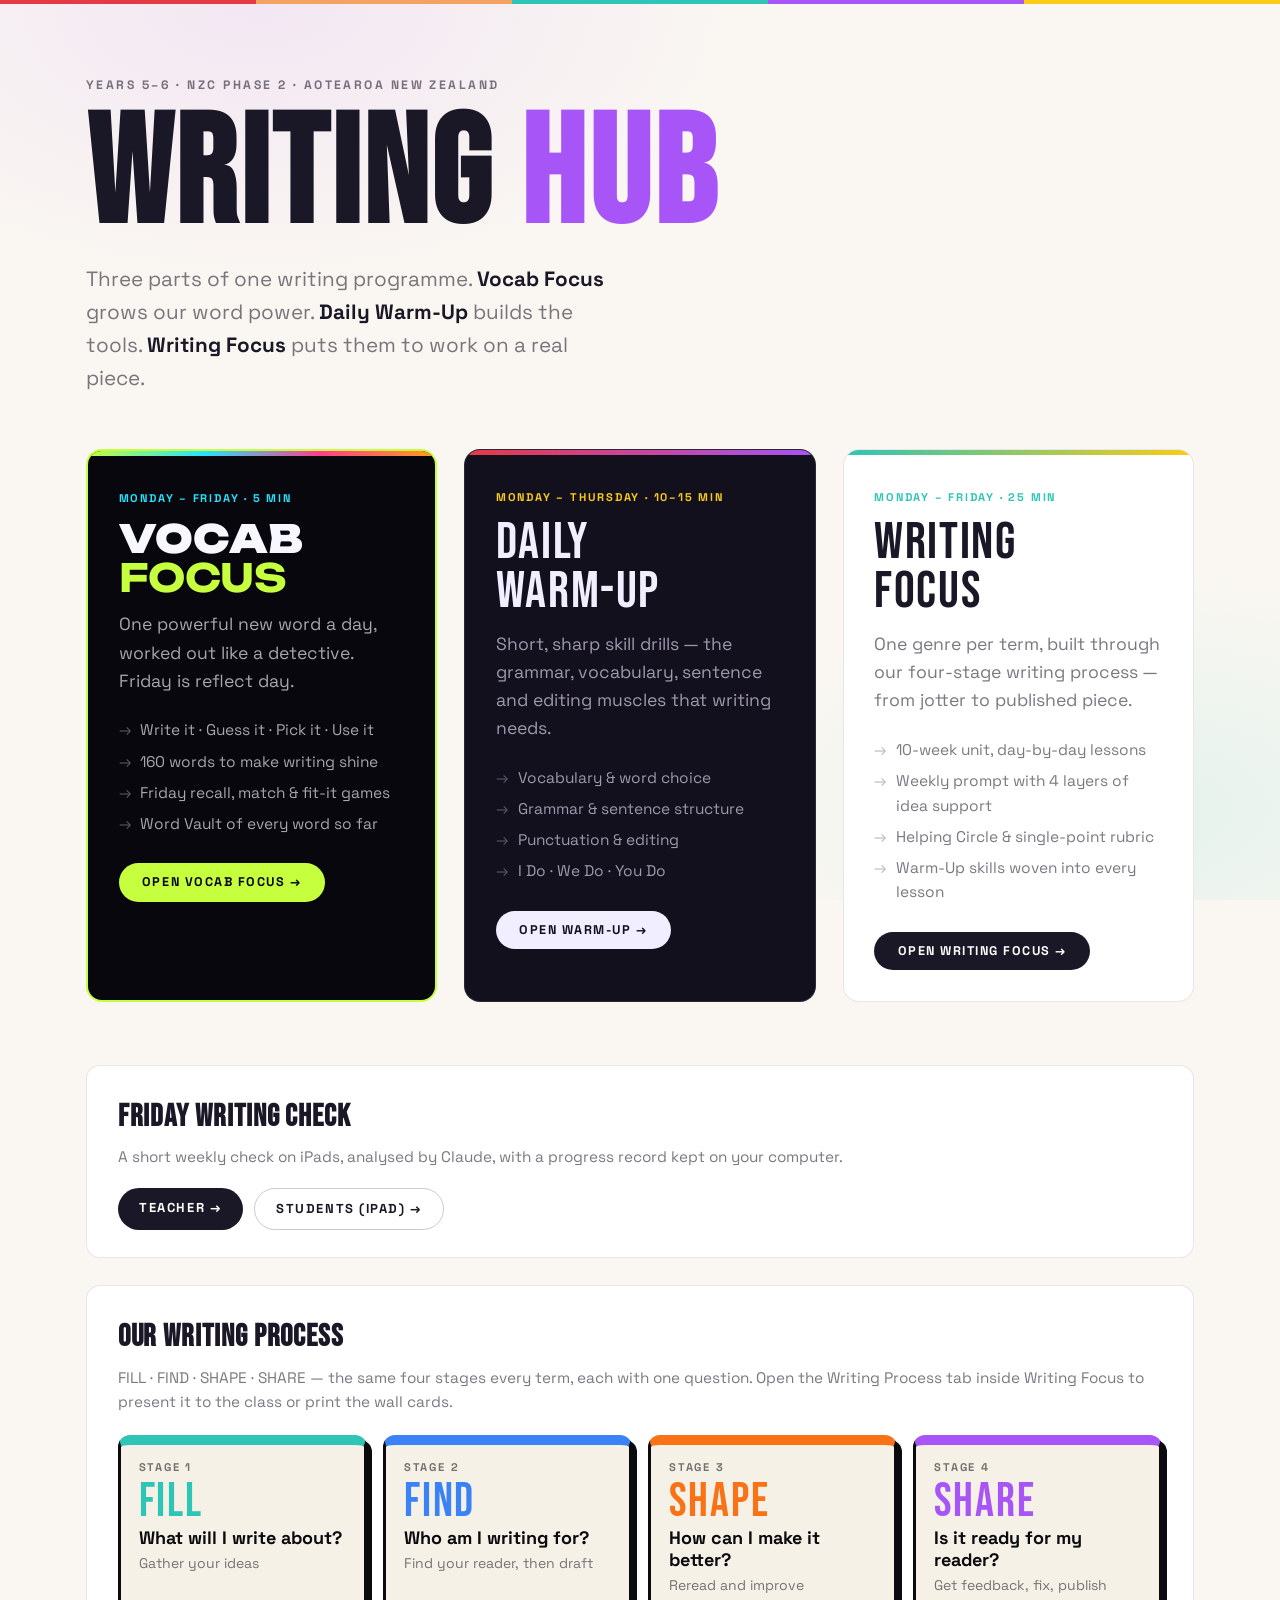
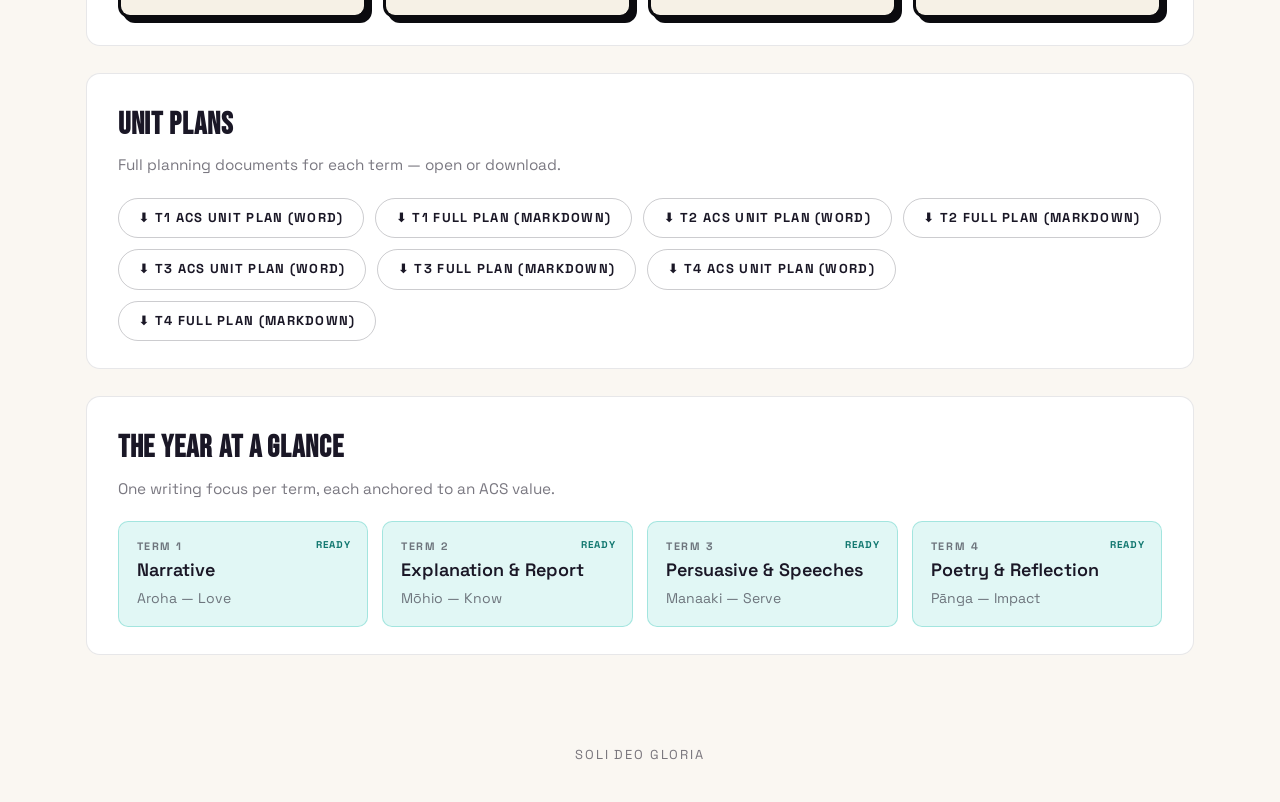
<file: index.html>
<!DOCTYPE html>
<html lang="en">
<head>
<meta charset="UTF-8" />
<meta name="viewport" content="width=device-width, initial-scale=1.0" />
<title>Writing Hub — Years 5–6</title>
<link rel="preconnect" href="https://fonts.googleapis.com" />
<link rel="preconnect" href="https://fonts.gstatic.com" crossorigin />
<link href="https://fonts.googleapis.com/css2?family=Bebas+Neue&family=Unbounded:wght@900&family=Space+Grotesk:wght@300;400;500;600;700&display=swap" rel="stylesheet" />
<style>
*,*:before,*:after{box-sizing:border-box;margin:0;padding:0}
:root{
  --bg:#faf7f2;--surface:#fff;--sunk:#f3efe7;
  --border:rgba(26,23,38,.10);--border-hi:rgba(26,23,38,.22);
  --text:#1a1726;--muted:rgba(26,23,38,.58);
  --mon:#e63946;--tue:#f4a261;--wed:#2ec4b6;--thu:#a855f7;--fri:#facc15;
  --font-display:"Bebas Neue","Impact",sans-serif;
  --font-body:"Space Grotesk","DM Sans",system-ui,sans-serif;
}
html{font-size:18px;-webkit-font-smoothing:antialiased}
body{font-family:var(--font-body);background:var(--bg);color:var(--text);line-height:1.6;min-height:100vh;
  background-image:radial-gradient(ellipse 60% 50% at 20% 0%,rgba(168,85,247,.10) 0%,transparent 65%),
                   radial-gradient(ellipse 55% 45% at 90% 90%,rgba(46,196,182,.10) 0%,transparent 60%);
  background-attachment:fixed;display:flex;flex-direction:column}
.topbar{height:4px;background:linear-gradient(90deg,var(--mon) 0 20%,var(--tue) 20% 40%,var(--wed) 40% 60%,var(--thu) 60% 80%,var(--fri) 80% 100%)}
.wrap{flex:1;max-width:1180px;margin:0 auto;width:100%;padding:4rem 2rem 3rem}
.eyebrow{font-size:.68rem;font-weight:700;letter-spacing:.2em;text-transform:uppercase;color:var(--muted);margin-bottom:.8rem}
h1{font-family:var(--font-display);font-size:clamp(4rem,13vw,8.5rem);line-height:.88;letter-spacing:.02em;margin-bottom:1rem}
h1 span{color:var(--thu)}
.lede{font-size:1.15rem;color:var(--muted);max-width:520px;margin-bottom:3rem}
.lede b{color:var(--text)}
.cards{display:grid;grid-template-columns:repeat(auto-fit,minmax(280px,1fr));gap:1.5rem;margin-bottom:3.5rem}
.card{display:block;text-decoration:none;color:inherit;border-radius:16px;overflow:hidden;border:1px solid var(--border);
  transition:transform .18s ease,box-shadow .18s ease;position:relative}
.card:hover{transform:translateY(-4px);box-shadow:0 16px 40px rgba(26,23,38,.16)}
.card__stripe{height:5px}
.card__body{padding:1.9rem 1.7rem 1.7rem}
.card__kicker{font-size:.62rem;font-weight:700;letter-spacing:.16em;text-transform:uppercase;margin-bottom:.6rem}
.card__title{font-family:var(--font-display);font-size:2.9rem;line-height:.95;letter-spacing:.03em;margin-bottom:.7rem}
.card__desc{font-size:.98rem;margin-bottom:1.3rem}
.card__list{list-style:none;display:flex;flex-direction:column;gap:.35rem;font-size:.86rem;margin-bottom:1.5rem}
.card__list li{display:flex;gap:.55rem;align-items:flex-start}
.card__list li:before{content:"→";opacity:.5;flex-shrink:0}
.card__cta{display:inline-flex;align-items:center;gap:.5rem;font-size:.7rem;font-weight:700;letter-spacing:.12em;
  text-transform:uppercase;padding:.5rem 1.3rem;border-radius:24px}

.card--vocab{background:#07070D;color:#F7F7FF;border:2px solid #C6FF3D;box-shadow:0 0 0 rgba(198,255,61,0)}
.card--vocab:hover{box-shadow:0 16px 50px rgba(198,255,61,.35)}
.card--vocab .card__stripe{background:linear-gradient(90deg,#C6FF3D,#22E4FF,#FF3D8B,#FF9F1C)}
.card--vocab .card__kicker{color:#22E4FF}
.card--vocab .card__title{font-family:"Unbounded","Arial Black",sans-serif;font-weight:900;font-size:2.15rem;line-height:1.02;letter-spacing:-.01em}
.card--vocab .card__title b{color:#C6FF3D}
.card--vocab .card__desc,.card--vocab .card__list{color:rgba(247,247,255,.66)}
.card--vocab .card__cta{background:#C6FF3D;color:#07070D}
.card--vocab .vlet{display:inline-block;transition:transform .2s}
.card--vocab:hover .vlet{animation:vjump .5s ease both}
.card--vocab:hover .vlet:nth-child(2){animation-delay:.04s}.card--vocab:hover .vlet:nth-child(3){animation-delay:.08s}.card--vocab:hover .vlet:nth-child(4){animation-delay:.12s}.card--vocab:hover .vlet:nth-child(5){animation-delay:.16s}
@keyframes vjump{50%{transform:translateY(-8px) rotate(-6deg)}}
.card--warmup{background:#13101e;color:#f0eeff;border-color:rgba(255,255,255,.10)}
.card--warmup .card__stripe{background:linear-gradient(90deg,var(--mon),var(--thu))}
.card--warmup .card__kicker{color:#facc15}
.card--warmup .card__desc,.card--warmup .card__list{color:rgba(240,238,255,.62)}
.card--warmup .card__cta{background:#f0eeff;color:#13101e}
.card--focus{background:var(--surface)}
.card--focus .card__stripe{background:linear-gradient(90deg,var(--wed),var(--fri))}
.card--focus .card__kicker{color:var(--wed)}
.card--focus .card__desc,.card--focus .card__list{color:var(--muted)}
.card--focus .card__cta{background:var(--text);color:#fff}

.strip{background:var(--surface);border:1px solid var(--border);border-radius:14px;padding:1.5rem 1.7rem}
.strip h2{font-family:var(--font-display);font-size:1.7rem;letter-spacing:.03em;margin-bottom:.2rem}
.strip p.sub{font-size:.85rem;color:var(--muted);margin-bottom:1.1rem}
.terms{display:grid;grid-template-columns:repeat(auto-fit,minmax(180px,1fr));gap:.8rem}
.term{background:var(--sunk);border-radius:10px;padding:.9rem 1rem;position:relative}
.term.live{background:rgba(46,196,182,.14);border:1px solid rgba(46,196,182,.35)}
.term__n{font-size:.6rem;font-weight:700;letter-spacing:.14em;text-transform:uppercase;color:var(--muted)}
.term__t{font-weight:600;line-height:1.3;margin-top:2px}
.term__v{font-size:.78rem;color:var(--muted);margin-top:.35rem}
.term__badge{position:absolute;top:.8rem;right:.9rem;font-size:.55rem;font-weight:700;letter-spacing:.1em;
  text-transform:uppercase;color:#0f766e}
.proc4{display:grid;grid-template-columns:repeat(auto-fit,minmax(190px,1fr));gap:.9rem}
.proc4 a{display:flex;flex-direction:column;gap:.15rem;text-decoration:none;color:#0B0B0F;background:#F6F1E6;border:3px solid #0B0B0F;border-top:10px solid var(--c);border-radius:12px;padding:.8rem 1rem 1rem;box-shadow:5px 5px 0 #0B0B0F;transition:transform .15s,box-shadow .15s}
.proc4 a:hover{transform:translate(-2px,-2px);box-shadow:7px 7px 0 #0B0B0F}
.proc4 b{font-size:.62rem;letter-spacing:.16em;text-transform:uppercase;opacity:.55}
.proc4 b:before{content:"Stage "}
.proc4 span{font-family:var(--font-display);font-size:2.6rem;line-height:.95;letter-spacing:.04em;color:var(--c)}
.proc4 i{font-style:normal;font-weight:700;font-size:1rem;line-height:1.25}
.proc4 small{font-size:.78rem;color:var(--muted)}
footer{padding:2rem;text-align:center;font-size:.72rem;letter-spacing:.14em;text-transform:uppercase;color:var(--muted)}
@media (max-width:720px){html{font-size:16px}.wrap{padding:2.5rem 1.2rem}}
</style>
</head>
<body>
<div class="topbar"></div>
<div class="wrap">
  <div class="eyebrow">Years 5–6 · NZC Phase 2 · Aotearoa New Zealand</div>
  <h1>WRITING <span>HUB</span></h1>
  <p class="lede">Three parts of one writing programme. <b>Vocab Focus</b> grows our word power. <b>Daily Warm-Up</b> builds the tools. <b>Writing Focus</b> puts them to work on a real piece.</p>

  <div class="cards">
    <a class="card card--vocab" href="vocab.html">
      <div class="card__stripe"></div>
      <div class="card__body">
        <div class="card__kicker">Monday – Friday · 5 min</div>
        <div class="card__title"><span class="vlet">V</span><span class="vlet">O</span><span class="vlet">C</span><span class="vlet">A</span><span class="vlet">B</span><br><b>FOCUS</b></div>
        <p class="card__desc">One powerful new word a day, worked out like a detective. Friday is reflect day.</p>
        <ul class="card__list">
          <li>Write it · Guess it · Pick it · Use it</li>
          <li>160 words to make writing shine</li>
          <li>Friday recall, match &amp; fit-it games</li>
          <li>Word Vault of every word so far</li>
        </ul>
        <span class="card__cta">Open Vocab Focus →</span>
      </div>
    </a>

    <a class="card card--warmup" href="warmup.html">
      <div class="card__stripe"></div>
      <div class="card__body">
        <div class="card__kicker">Monday – Thursday · 10–15 min</div>
        <div class="card__title">DAILY<br>WARM-UP</div>
        <p class="card__desc">Short, sharp skill drills — the grammar, vocabulary, sentence and editing muscles that writing needs.</p>
        <ul class="card__list">
          <li>Vocabulary &amp; word choice</li>
          <li>Grammar &amp; sentence structure</li>
          <li>Punctuation &amp; editing</li>
          <li>I Do · We Do · You Do</li>
        </ul>
        <span class="card__cta">Open Warm-Up →</span>
      </div>
    </a>

    <a class="card card--focus" href="focus.html">
      <div class="card__stripe"></div>
      <div class="card__body">
        <div class="card__kicker">Monday – Friday · 25 min</div>
        <div class="card__title">WRITING<br>FOCUS</div>
        <p class="card__desc">One genre per term, built through our four-stage writing process — from jotter to published piece.</p>
        <ul class="card__list">
          <li>10-week unit, day-by-day lessons</li>
          <li>Weekly prompt with 4 layers of idea support</li>
          <li>Helping Circle &amp; single-point rubric</li>
          <li>Warm-Up skills woven into every lesson</li>
        </ul>
        <span class="card__cta">Open Writing Focus →</span>
      </div>
    </a>
  </div>

  <div class="strip" style="margin-bottom:1.5rem;display:flex;flex-wrap:wrap;gap:1rem;align-items:center;justify-content:space-between">
    <div><h2>FRIDAY WRITING CHECK</h2><p class="sub" style="margin:0">A short weekly check on iPads, analysed by Claude, with a progress record kept on your computer.</p></div>
    <div style="display:flex;gap:.6rem;flex-wrap:wrap"><a href="checks.html" style="display:inline-flex;padding:.55rem 1.2rem;border-radius:22px;background:#1a1726;color:#fff;text-decoration:none;font-size:.72rem;font-weight:700;letter-spacing:.12em;text-transform:uppercase">Teacher →</a>
    <a href="test.html" style="display:inline-flex;padding:.55rem 1.2rem;border-radius:22px;border:1px solid rgba(26,23,38,.22);color:#1a1726;text-decoration:none;font-size:.72rem;font-weight:700;letter-spacing:.12em;text-transform:uppercase">Students (iPad) →</a></div>
  </div>

  <div class="strip" style="margin-bottom:1.5rem">
    <h2>OUR WRITING PROCESS</h2>
    <p class="sub">FILL · FIND · SHAPE · SHARE — the same four stages every term, each with one question. Open the Writing Process tab inside Writing Focus to present it to the class or print the wall cards.</p>
    <div class="proc4">
      <a href="focus.html?view=process" style="--c:#2ec4b6"><b>1</b><span>FILL</span><i>What will I write about?</i><small>Gather your ideas</small></a>
      <a href="focus.html?view=process" style="--c:#3b82f6"><b>2</b><span>FIND</span><i>Who am I writing for?</i><small>Find your reader, then draft</small></a>
      <a href="focus.html?view=process" style="--c:#f97316"><b>3</b><span>SHAPE</span><i>How can I make it better?</i><small>Reread and improve</small></a>
      <a href="focus.html?view=process" style="--c:#a855f7"><b>4</b><span>SHARE</span><i>Is it ready for my reader?</i><small>Get feedback, fix, publish</small></a>
    </div>
  </div>

  <div class="strip" style="margin-bottom:1.5rem">
    <h2>UNIT PLANS</h2>
    <p class="sub">Full planning documents for each term — open or download.</p>
    <div style="display:flex;gap:.6rem;flex-wrap:wrap">
      <a href="unit-plans/ACS_Writing_Unit_Plan_Term1_Narrative.docx" download style="display:inline-flex;gap:.45rem;align-items:center;padding:.5rem 1.1rem;border:1px solid var(--border-hi);border-radius:22px;text-decoration:none;color:var(--text);font-size:.72rem;font-weight:700;letter-spacing:.1em;text-transform:uppercase">⬇ T1 ACS unit plan (Word)</a>
      <a href="unit-plans/Term1_Narrative_UnitPlan.md" download style="display:inline-flex;gap:.45rem;align-items:center;padding:.5rem 1.1rem;border:1px solid var(--border-hi);border-radius:22px;text-decoration:none;color:var(--text);font-size:.72rem;font-weight:700;letter-spacing:.1em;text-transform:uppercase">⬇ T1 full plan (Markdown)</a>
      <a href="unit-plans/ACS_Writing_Unit_Plan_Term2_Explanation.docx" download style="display:inline-flex;gap:.45rem;align-items:center;padding:.5rem 1.1rem;border:1px solid var(--border-hi);border-radius:22px;text-decoration:none;color:var(--text);font-size:.72rem;font-weight:700;letter-spacing:.1em;text-transform:uppercase">⬇ T2 ACS unit plan (Word)</a>
      <a href="unit-plans/Term2_Explanation_UnitPlan.md" download style="display:inline-flex;gap:.45rem;align-items:center;padding:.5rem 1.1rem;border:1px solid var(--border-hi);border-radius:22px;text-decoration:none;color:var(--text);font-size:.72rem;font-weight:700;letter-spacing:.1em;text-transform:uppercase">⬇ T2 full plan (Markdown)</a>
      <a href="unit-plans/ACS_Writing_Unit_Plan_Term3_Persuasive.docx" download style="display:inline-flex;gap:.45rem;align-items:center;padding:.5rem 1.1rem;border:1px solid var(--border-hi);border-radius:22px;text-decoration:none;color:var(--text);font-size:.72rem;font-weight:700;letter-spacing:.1em;text-transform:uppercase">⬇ T3 ACS unit plan (Word)</a>
      <a href="unit-plans/Term3_Persuasive_UnitPlan.md" download style="display:inline-flex;gap:.45rem;align-items:center;padding:.5rem 1.1rem;border:1px solid var(--border-hi);border-radius:22px;text-decoration:none;color:var(--text);font-size:.72rem;font-weight:700;letter-spacing:.1em;text-transform:uppercase">⬇ T3 full plan (Markdown)</a>
      <a href="unit-plans/ACS_Writing_Unit_Plan_Term4_Poetry.docx" download style="display:inline-flex;gap:.45rem;align-items:center;padding:.5rem 1.1rem;border:1px solid var(--border-hi);border-radius:22px;text-decoration:none;color:var(--text);font-size:.72rem;font-weight:700;letter-spacing:.1em;text-transform:uppercase">⬇ T4 ACS unit plan (Word)</a>
      <a href="unit-plans/Term4_Poetry_UnitPlan.md" download style="display:inline-flex;gap:.45rem;align-items:center;padding:.5rem 1.1rem;border:1px solid var(--border-hi);border-radius:22px;text-decoration:none;color:var(--text);font-size:.72rem;font-weight:700;letter-spacing:.1em;text-transform:uppercase">⬇ T4 full plan (Markdown)</a>
    </div>
  </div>

  <div class="strip">
    <h2>THE YEAR AT A GLANCE</h2>
    <p class="sub">One writing focus per term, each anchored to an ACS value.</p>
    <div class="terms">
      <div class="term live"><span class="term__badge">Ready</span><div class="term__n">Term 1</div><div class="term__t">Narrative</div><div class="term__v">Aroha — Love</div></div>
      <div class="term live"><span class="term__badge">Ready</span><div class="term__n">Term 2</div><div class="term__t">Explanation &amp; Report</div><div class="term__v">Mōhio — Know</div></div>
      <div class="term live"><span class="term__badge">Ready</span><div class="term__n">Term 3</div><div class="term__t">Persuasive &amp; Speeches</div><div class="term__v">Manaaki — Serve</div></div>
      <div class="term live"><span class="term__badge">Ready</span><div class="term__n">Term 4</div><div class="term__t">Poetry &amp; Reflection</div><div class="term__v">Pānga — Impact</div></div>
    </div>
  </div>
</div>
<footer>Soli Deo Gloria</footer>
</body>
</html>
</file>
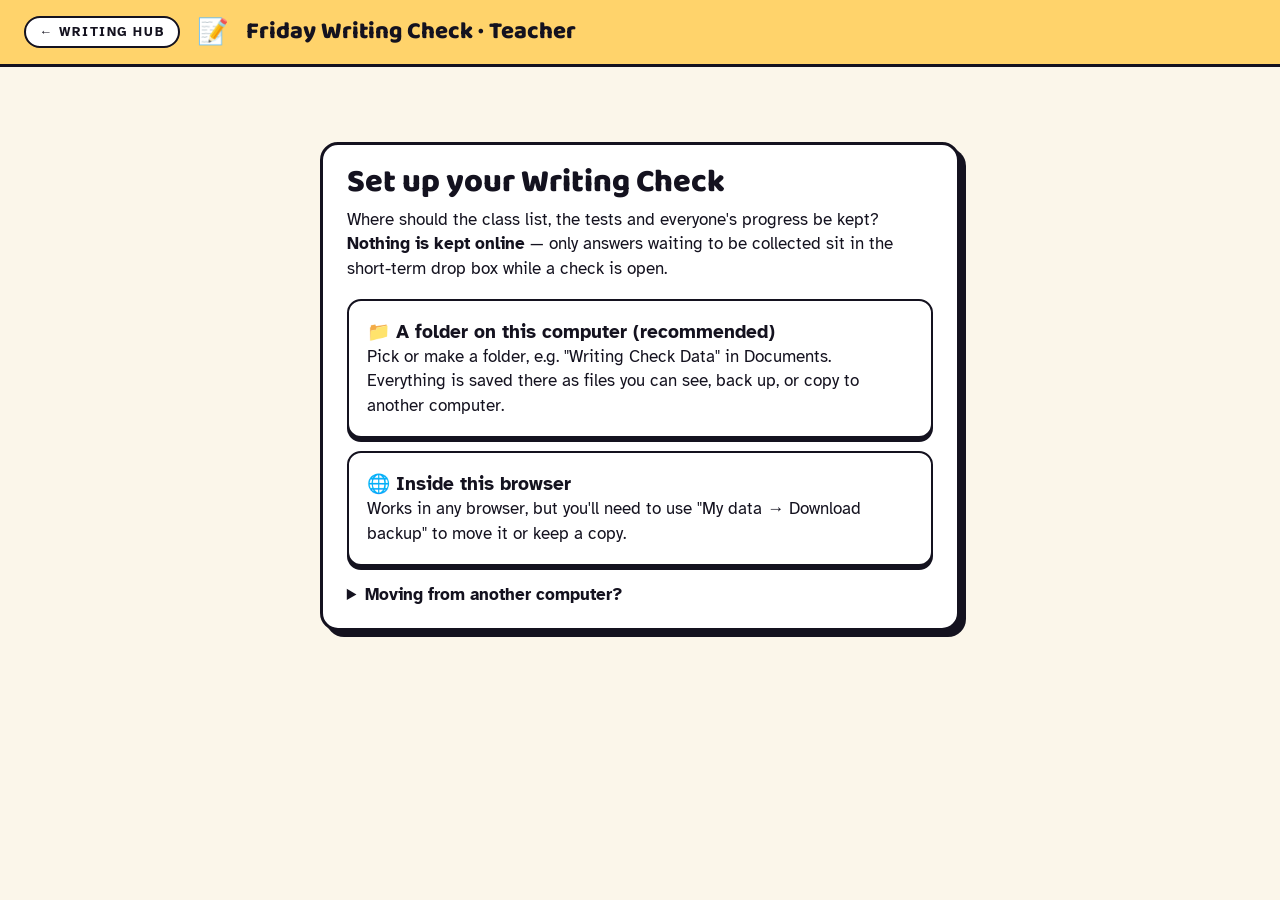
<file: checks.html>
<!DOCTYPE html>
<html lang="en">
<head>
<meta charset="UTF-8" />
<meta name="viewport" content="width=device-width, initial-scale=1.0" />
<title>Friday Writing Check — Teacher</title>
<link rel="preconnect" href="https://fonts.googleapis.com" />
<link rel="preconnect" href="https://fonts.gstatic.com" crossorigin />
<link href="https://fonts.googleapis.com/css2?family=Baloo+2:wght@600;800&family=Atkinson+Hyperlegible:wght@400;700&display=swap" rel="stylesheet" />
<style>
*,*:before,*:after{box-sizing:border-box;margin:0;padding:0}
:root{--ink:#14121F;--paper:#FBF6EA;--card:#fff;--mute:#5d5a6b;--a:#3b82f6;--yes:#10b981;--warn:#f59e0b;--bad:#ef4444;
  --D:#FFB85C;--A:#5BD48A;--F:#A98BFF;--N:#cfcfd6}
html{font-size:17px}
body{font-family:"Atkinson Hyperlegible",Verdana,sans-serif;background:var(--paper);color:var(--ink);line-height:1.45;min-height:100vh}
button{font:inherit;color:inherit;cursor:pointer}
a{color:var(--a)}
.top{display:flex;flex-wrap:wrap;align-items:center;gap:.6rem 1rem;padding:.8rem 1.4rem;border-bottom:3px solid var(--ink);background:#FFD36B}
.top .logo{font-family:"Baloo 2",sans-serif;font-weight:800;font-size:1.4rem;line-height:1}
.top .back{font-size:.75rem;font-weight:700;letter-spacing:.12em;text-transform:uppercase;text-decoration:none;color:var(--ink);border:2px solid var(--ink);border-radius:20px;padding:.3rem .8rem;background:#fff}
.tabs{display:flex;gap:.4rem;margin-left:auto;flex-wrap:wrap}
.tab{font-weight:800;font-size:.85rem;letter-spacing:.06em;text-transform:uppercase;padding:.5rem .9rem;border:2.5px solid var(--ink);border-radius:12px;background:#fff;box-shadow:0 3px 0 var(--ink)}
.tab.on{background:var(--ink);color:#fff}
.wrap{max-width:1150px;margin:0 auto;padding:1.4rem 1.4rem 5rem}
.card{background:var(--card);border:3px solid var(--ink);border-radius:18px;box-shadow:6px 6px 0 var(--ink);padding:1.2rem 1.4rem;margin-bottom:1.3rem}
h1{font-family:"Baloo 2",sans-serif;font-weight:800;font-size:1.9rem;line-height:1.1;margin-bottom:.4rem}
h2{font-family:"Baloo 2",sans-serif;font-weight:800;font-size:1.35rem;line-height:1.15;margin-bottom:.5rem}
h3{font-weight:800;font-size:1rem;margin:.6rem 0 .3rem}
p.sub,.sub{color:var(--mute)}
.btn{display:inline-flex;align-items:center;gap:.4rem;font-weight:800;font-size:.95rem;padding:.6rem 1.1rem;border-radius:12px;border:2.5px solid var(--ink);background:var(--a);color:#fff;box-shadow:0 4px 0 var(--ink);transition:transform .1s}
.btn:hover{transform:translateY(-2px)} .btn:active{transform:translateY(2px);box-shadow:0 1px 0 var(--ink)}
.btn.ghost{background:#fff;color:var(--ink)} .btn.go{background:var(--yes)} .btn.warn{background:var(--bad)} .btn.dark{background:var(--ink)}
.btn[disabled]{opacity:.45;pointer-events:none}
.row{display:flex;gap:.6rem;flex-wrap:wrap;align-items:center}
.grid2{display:grid;grid-template-columns:1fr 1fr;gap:1.2rem}
input[type=text],input[type=password],select,textarea{font:inherit;padding:.55rem .75rem;border:2.5px solid var(--ink);border-radius:10px;background:#fff}
textarea{width:100%;min-height:8rem;resize:vertical}
.note{background:#FFF3C4;border:2px dashed var(--warn);border-radius:12px;padding:.7rem .9rem;margin:.7rem 0;font-size:.95rem}
.ok{background:#DDF7E2;border:2px solid var(--yes);border-radius:12px;padding:.7rem .9rem;margin:.7rem 0}
.err{color:var(--bad);font-weight:700}
table{width:100%;border-collapse:collapse}
th,td{border-bottom:1.5px solid #e2ded3;padding:.45rem .5rem;text-align:left;vertical-align:top}
th{font-size:.75rem;letter-spacing:.1em;text-transform:uppercase;color:var(--mute)}
.lv{display:inline-grid;place-items:center;min-width:1.9rem;height:1.9rem;padding:0 .3rem;border-radius:8px;border:2px solid var(--ink);font-weight:800;font-size:.85rem}
.lv.D{background:var(--D)} .lv.A{background:var(--A)} .lv.F{background:var(--F)} .lv.N{background:var(--N)}
.pill{display:inline-block;font-size:.75rem;font-weight:800;padding:.15rem .55rem;border-radius:20px;border:2px solid var(--ink)}
.gA{background:#BFDBFE} .gB{background:#FDE68A}
.st-in{color:#0f7a3a;font-weight:800} .st-writing{color:#b45309;font-weight:700} .st-none{color:#999}
.code-big{font-family:"Baloo 2",sans-serif;font-weight:800;font-size:4.5rem;letter-spacing:.18em;line-height:1;background:var(--ink);color:#FFD36B;border-radius:16px;padding:.6rem 1.2rem;display:inline-block}
.qrbox{background:#fff;border:2.5px solid var(--ink);border-radius:12px;padding:8px;display:inline-block}
.qlist li{margin:.35rem 0 .35rem 1.2rem}
.cards{display:grid;grid-template-columns:repeat(auto-fill,minmax(310px,1fr));gap:1rem}
.wk{border:2.5px solid var(--ink);border-radius:14px;padding:.9rem 1rem;background:#fff}
.wk h3{margin-top:0}
.chart{width:100%;height:auto;background:#fff;border:2px solid #e2ded3;border-radius:12px}
.hidden{display:none!important}
.lock{max-width:640px;margin:3rem auto}
.choice{display:grid;gap:.8rem;margin:1rem 0}
.choice button{text-align:left;padding:1rem 1.1rem;border:2.5px solid var(--ink);border-radius:14px;background:#fff;box-shadow:0 4px 0 var(--ink)}
.choice button b{display:block;font-size:1.1rem}
.choice button:hover{background:#F2F7FF}
.choice button[disabled]{opacity:.45}
.stu{display:flex;gap:.5rem;align-items:center}
#printArea{display:none}
@media print{
  body.printing>*:not(#printArea){display:none!important}
  body.printing #printArea{display:block}
  @page{size:A4;margin:12mm}
  .pa{font-size:10.5pt;line-height:1.4;color:#000}
  .pa h1{font-size:18pt} .pa h2{font-size:13pt;margin-top:10px} .pa pre{white-space:pre-wrap;font-family:inherit}
  .pa .pb{break-before:page}
  .lc{display:grid;grid-template-columns:1fr 1fr;gap:8mm}
  .lc>div{border:2px dashed #000;border-radius:8px;padding:6mm;break-inside:avoid}
  .slip{border:2px solid #000;border-radius:8px;padding:5mm;margin-bottom:6mm;break-inside:avoid}
  .lv{-webkit-print-color-adjust:exact;print-color-adjust:exact}
}
@media (max-width:800px){.grid2{grid-template-columns:1fr}}
</style>
</head>
<body>
<div class="top"><a class="back" href="index.html">← Writing Hub</a><span style="font-size:1.5rem">📝</span><div class="logo">Friday Writing Check · Teacher</div>
  <div class="tabs hidden" id="tabs">
    <button class="tab" data-v="friday">Friday check</button>
    <button class="tab" data-v="class">Class & logins</button>
    <button class="tab" data-v="results">Claude & results</button>
    <button class="tab" data-v="progress">Progress</button>
    <button class="tab" data-v="data">My data</button>
    <button class="tab" id="lockBtn" title="Lock the app">🔒</button>
  </div>
</div>
<div class="wrap" id="app"></div>
<div id="printArea"></div>

<script src="firebase-config.js"></script>
<script src="qrcode.min.js"></script>
<script src="focus-rubric-t12.js"></script>
<script src="focus-rubric-t34.js"></script>
<script src="checks-t12.js"></script>
<script src="checks-t34.js"></script>
<script type="module">
import { openDB, sha, countWords } from "./js/check-db.js";
const $ = s => document.querySelector(s), app = $("#app");
const esc = s => String(s ?? "").replace(/&/g,"&amp;").replace(/</g,"&lt;").replace(/>/g,"&gt;");
const LV = {D:"Developing",A:"Achieved",F:"Flying",N:"Not enough evidence"}, LVN = {D:1,A:2,F:3};
const TERMS = {1:"Narrative",2:"Explanation & Report",3:"Persuasive & Speeches",4:"Poetry & Reflection"};
const CHECK = (T,W) => ((window.__WF_CHECK||{})[T]||{})[W];
const RUB = (T,W) => ((window.__WF_RUBRIC||{})[T]||{})[W];
const tid = (T,W) => "T"+T+"W"+W;
let db = null; try { db = openDB(); } catch(e) { db = null; }

/* =====================================================================
   LOCAL STORAGE: a folder on this computer (Chrome/Edge) — or this browser
   ===================================================================== */
const idb = (() => { let p; const open = () => p || (p = new Promise((res, rej) => { const r = indexedDB.open("wc-local", 1);
  r.onupgradeneeded = () => r.result.createObjectStore("kv"); r.onsuccess = () => res(r.result); r.onerror = () => rej(r.error); }));
  const tx = async (m, f) => { const d = await open(); return new Promise((res, rej) => { const t = d.transaction("kv", m); const q = f(t.objectStore("kv")); t.oncomplete = () => res(q && q.result); t.onerror = () => rej(t.error); }); };
  return { get: k => tx("readonly", s => s.get(k)), set: (k, v) => tx("readwrite", s => s.put(v, k)), del: k => tx("readwrite", s => s.delete(k)),
    keys: () => tx("readonly", s => s.getAllKeys()) }; })();

class FolderStore {
  constructor(dir){ this.dir = dir; this.kind = "folder"; }
  async _parent(name, create){ const parts = name.split("/"); let d = this.dir;
    for (const p of parts.slice(0,-1)) d = await d.getDirectoryHandle(p, { create }); return [d, parts[parts.length-1]]; }
  async read(name){ try { const [d, f] = await this._parent(name, false); const fh = await d.getFileHandle(f); return JSON.parse(await (await fh.getFile()).text()); } catch(e){ return null; } }
  async write(name, obj){ const [d, f] = await this._parent(name, true); const fh = await d.getFileHandle(f, { create: true });
    const w = await fh.createWritable(); await w.write(JSON.stringify(obj, null, 1)); await w.close(); }
  async list(dir){ const out = []; try { let d = this.dir; for (const p of dir.split("/").filter(Boolean)) d = await d.getDirectoryHandle(p);
    for await (const [n, h] of d.entries()) if (h.kind === "file" && n.endsWith(".json")) out.push(dir.replace(/\/?$/,"/") + n); } catch(e){} return out.sort(); }
  async remove(name){ try { const [d, f] = await this._parent(name, false); await d.removeEntry(f); } catch(e){} }
}
class BrowserStore {
  constructor(){ this.kind = "browser"; }
  async read(n){ const v = await idb.get("f:" + n); return v === undefined ? null : JSON.parse(JSON.stringify(v)); }
  async write(n, o){ await idb.set("f:" + n, JSON.parse(JSON.stringify(o))); }
  async list(dir){ const p = "f:" + dir.replace(/\/?$/,"/"); return (await idb.keys()).filter(k => String(k).startsWith(p)).map(k => k.slice(2)).sort(); }
  async remove(n){ await idb.del("f:" + n); }
}
let store = null, cls = null, view = "friday", unlocked = false;
const canFolder = "showDirectoryPicker" in window;

/* =====================================================================
   SETUP / UNLOCK
   ===================================================================== */
async function boot(){
  const mode = localStorage.getItem("wc-mode");
  if (mode === "browser") { store = new BrowserStore(); return unlockScreen(); }
  if (mode === "folder") {
    const dir = await idb.get("dir").catch(() => null);
    if (dir) { store = new FolderStore(dir); const perm = await dir.queryPermission({ mode: "readwrite" }).catch(() => "denied");
      if (perm === "granted") return unlockScreen(); return reconnectScreen(dir); }
  }
  setupScreen();
}
function setupScreen(){
  app.innerHTML = `<div class="lock card"><h1>Set up your Writing Check</h1>
    <p>Where should the class list, the tests and everyone's progress be kept? <b>Nothing is kept online</b> — only answers waiting to be collected sit in the short-term drop box while a check is open.</p>
    <div class="choice">
      <button id="mFolder" ${canFolder?"":"disabled"}><b>📁 A folder on this computer (recommended)</b>Pick or make a folder, e.g. "Writing Check Data" in Documents. Everything is saved there as files you can see, back up, or copy to another computer. ${canFolder?"":"<br><span class='err'>Needs Chrome or Edge — this browser can't connect folders.</span>"}</button>
      <button id="mBrowser"><b>🌐 Inside this browser</b>Works in any browser, but you'll need to use "My data → Download backup" to move it or keep a copy.</button>
    </div>
    <details><summary style="cursor:pointer;font-weight:700">Moving from another computer?</summary>
      <p class="sub" style="margin:.5rem 0">Copy your data folder across and choose it with the folder option — or choose either option and restore a backup file:</p>
      <input type="file" id="restore" accept=".json,application/json"></details>
    <p class="err" id="err"></p></div>`;
  $("#mFolder").onclick = async () => { try { const dir = await window.showDirectoryPicker({ id: "wcheck", mode: "readwrite" });
      await idb.set("dir", dir); localStorage.setItem("wc-mode", "folder"); store = new FolderStore(dir); afterStore(); } catch(e){ $("#err").textContent = e.name === "AbortError" ? "" : "Couldn't use that folder: " + e.message; } };
  $("#mBrowser").onclick = () => { localStorage.setItem("wc-mode", "browser"); store = new BrowserStore(); afterStore(); };
  $("#restore").onchange = async e => { const f = e.target.files[0]; if (!f) return;
    try { const b = JSON.parse(await f.text()); if (b.type !== "writing-check-backup") throw 0;
      if (!store) { localStorage.setItem("wc-mode", "browser"); store = new BrowserStore(); }
      for (const [n, o] of Object.entries(b.files)) await store.write(n, o); alert("Backup restored. Log in with the password from that computer."); boot(); }
    catch(_) { $("#err").textContent = "That isn't a Writing Check backup file."; } };
}
async function afterStore(){ (await store.read("wc-key.json")) ? unlockScreen() : passwordScreen(); }
function reconnectScreen(dir){
  app.innerHTML = `<div class="lock card"><h1>Reconnect your folder</h1><p>Your browser needs permission to open <b>${esc(dir.name)}</b> again.</p>
    <div class="row" style="margin-top:1rem"><button class="btn" id="rc">📁 Reconnect "${esc(dir.name)}"</button><button class="btn ghost" id="other">Use a different folder</button></div></div>`;
  $("#rc").onclick = async () => { if ((await dir.requestPermission({ mode: "readwrite" })) === "granted") unlockScreen(); };
  $("#other").onclick = () => { localStorage.removeItem("wc-mode"); setupScreen(); };
}
function passwordScreen(){
  app.innerHTML = `<div class="lock card"><h1>Choose a teacher password</h1><p class="sub">You'll type this each time you open the Writing Check on this computer.</p>
    <div style="display:grid;gap:.6rem;margin:1rem 0"><input type="password" id="p1" placeholder="Password (at least 6 characters)"><input type="password" id="p2" placeholder="Type it again"></div>
    <button class="btn go" id="save">Save and continue</button><p class="err" id="err"></p>
    <div class="note">This password locks the app. Your files are kept on this computer (or in this browser), so also keep your computer itself locked.</div></div>`;
  $("#save").onclick = async () => { const a = $("#p1").value, b = $("#p2").value;
    if (a.length < 6) return $("#err").textContent = "Use at least 6 characters.";
    if (a !== b) return $("#err").textContent = "Those don't match.";
    const salt = crypto.getRandomValues(new Uint32Array(4)).join("-");
    await store.write("wc-key.json", { type: "writing-check-key", v: 1, salt, hash: await sha(salt + "|" + a), created: new Date().toISOString() });
    if (!(await store.read("class.json"))) await store.write("class.json", { salt: crypto.getRandomValues(new Uint32Array(3)).join(""), students: [] });
    unlocked = true; start(); };
}
function unlockScreen(){
  if (sessionStorage.getItem("wc-ok") === "1") { unlocked = true; return start(); }
  app.innerHTML = `<div class="lock card"><h1>🔒 Teacher login</h1><p class="sub">${store.kind === "folder" ? "Data folder: <b>" + esc(store.dir.name) + "</b>" : "Data kept in this browser"}</p>
    <div class="row" style="margin:1rem 0"><input type="password" id="pw" placeholder="Teacher password" style="flex:1"><button class="btn" id="go">Unlock</button></div>
    <p class="err" id="err"></p><details><summary class="sub" style="cursor:pointer">Forgotten it?</summary><p class="sub">In your data folder, delete the file <b>wc-key.json</b> and reload — you'll be asked to choose a new password. Your class and results are kept.</p></details></div>`;
  const go = async () => { const k = await store.read("wc-key.json");
    if (!k) return passwordScreen();
    if (await sha(k.salt + "|" + $("#pw").value) === k.hash) { sessionStorage.setItem("wc-ok", "1"); unlocked = true; start(); }
    else $("#err").textContent = "That password isn't right."; };
  $("#go").onclick = go; $("#pw").onkeydown = e => { if (e.key === "Enter") go(); }; $("#pw").focus();
}
$("#lockBtn").onclick = () => { sessionStorage.removeItem("wc-ok"); location.hash = ""; location.reload(); };

async function start(){
  cls = await store.read("class.json") || { salt: crypto.getRandomValues(new Uint32Array(3)).join(""), students: [] };
  $("#tabs").classList.remove("hidden");
  document.querySelectorAll(".tab[data-v]").forEach(b => b.onclick = () => go(b.dataset.v));
  const h = location.hash.match(/report=([\w-]+)/);
  if (h) return go("progress", h[1]);
  go(cls.students.length ? "friday" : "class");
}
function go(v, arg){ view = v; document.querySelectorAll(".tab[data-v]").forEach(b => b.classList.toggle("on", b.dataset.v === v));
  ({ friday, class: classView, results, progress, data: dataView })[v](arg); window.scrollTo(0,0); }
async function saveClass(){ await store.write("class.json", cls); }

/* =====================================================================
   CLASS & LOGINS
   ===================================================================== */
const newPin = () => String(1000 + Math.floor(Math.random() * 9000));
function classView(){
  const S = cls.students;
  app.innerHTML = `<div class="card"><h1>Class & logins</h1><p class="sub">Students log in on their iPads with the class code (shown on Fridays), their name and a 4-number PIN. Groups A and B take turns: one group shares in the Helping Circle while the other does the check.</p>
    <div class="grid2" style="margin-top:1rem"><div><h3>Add students</h3><textarea id="names" placeholder="One first name per line (add an initial if two share a name)&#10;Ana&#10;Nikau&#10;Ruby T"></textarea>
      <div class="row" style="margin-top:.5rem"><button class="btn" id="add">➕ Add to class</button></div></div>
      <div><h3>Login cards</h3><p class="sub">Print one card per student with their PIN and the web address for their iPad.</p>
      <div class="row" style="margin-top:.6rem"><button class="btn ghost" id="cards" ${S.length?"":"disabled"}>🖨 Print login cards</button><button class="btn ghost" id="regroup" ${S.length?"":"disabled"}>⇄ Re-split groups A/B</button></div>
      <div class="note">Student web address: <b>${esc(studentURL())}</b></div></div></div></div>
    <div class="card"><h2>${S.length} students</h2>${S.length ? `<table><tr><th>Name</th><th>Group</th><th>PIN</th><th>ID</th><th></th></tr>${S.map((s,i) => `<tr>
      <td><input type="text" value="${esc(s.n)}" data-i="${i}" class="nm" style="width:100%"></td>
      <td><select data-i="${i}" class="gp"><option ${s.g==="A"?"selected":""}>A</option><option ${s.g==="B"?"selected":""}>B</option></select></td>
      <td><b style="font-size:1.1rem;letter-spacing:.1em">${s.pin}</b> <button class="btn ghost" style="padding:.2rem .5rem;font-size:.75rem" data-np="${i}">new</button></td>
      <td class="sub">${s.id}</td><td><button class="btn ghost" style="padding:.2rem .6rem" data-del="${i}" title="Remove">✕</button></td></tr>`).join("")}</table>` : `<p class="sub">No students yet — add their names above.</p>`}</div>`;
  $("#add").onclick = async () => { const names = $("#names").value.split("\n").map(s => s.trim()).filter(Boolean);
    let n = S.reduce((m, s) => Math.max(m, +s.id.slice(1)), 0);
    names.forEach(nm => { n++; const a = S.filter(s => s.g === "A").length, b = S.length - a; S.push({ id: "s" + String(n).padStart(2,"0"), n: nm, g: a <= b ? "A" : "B", pin: newPin() }); });
    await saveClass(); classView(); };
  app.querySelectorAll(".nm").forEach(e => e.onchange = async () => { S[e.dataset.i].n = e.value.trim(); await saveClass(); });
  app.querySelectorAll(".gp").forEach(e => e.onchange = async () => { S[e.dataset.i].g = e.value; await saveClass(); });
  app.querySelectorAll("[data-np]").forEach(e => e.onclick = async () => { S[e.dataset.np].pin = newPin(); await saveClass(); classView(); });
  app.querySelectorAll("[data-del]").forEach(e => e.onclick = async () => { if (!confirm("Remove " + S[e.dataset.del].n + "? Their past results stay in your files.")) return; S.splice(e.dataset.del, 1); await saveClass(); classView(); });
  const rg = $("#regroup"); if (rg) rg.onclick = async () => { S.sort((a,b) => a.n.localeCompare(b.n)).forEach((s,i) => s.g = i % 2 ? "B" : "A"); await saveClass(); classView(); };
  const cd = $("#cards"); if (cd) cd.onclick = () => printHTML(`<div class="pa"><div class="lc">${S.map(s => `<div><div style="font-size:9pt;letter-spacing:.12em;text-transform:uppercase">Friday Writing Check · login card</div>
      <div style="font-size:22pt;font-weight:800;margin:3mm 0">${esc(s.n)}</div><div>My PIN: <b style="font-size:20pt;letter-spacing:.2em">${s.pin}</b></div>
      <div>My group: <b>${s.g}</b></div><div style="margin-top:3mm;font-size:9pt">On your iPad go to:<br><b>${esc(studentURL())}</b><br>then type the class code from the board.</div></div>`).join("")}</div></div>`);
}
function studentURL(){ return new URL("test.html", location.href).href.split("?")[0]; }

/* =====================================================================
   FRIDAY: open a check, watch it live, collect into the folder
   ===================================================================== */
const live = { code: null, unsub: null, T: 0, W: 0, subs: {} };
function pickTW(){ const p = new URLSearchParams(location.search); const last = JSON.parse(localStorage.getItem("wc-tw") || "null") || {T:1,W:1};
  return { T: +(p.get("t") || last.T), W: +(p.get("w") || last.W) }; }
async function friday(){
  if (!cls.students.length) return classView();
  let { T, W } = live.code ? live : pickTW();
  const draw = async () => {
    const c = CHECK(T,W), r = RUB(T,W), rec = await store.read("checks/" + tid(T,W) + ".json");
    const sessions = (await store.read("sessions.json")) || { open: [] };
    const A = cls.students.filter(s => s.g === "A"), B = cls.students.filter(s => s.g === "B");
    app.innerHTML = `${sessions.open.length && !live.code ? `<div class="note"><b>A check is still open online</b> (code ${sessions.open.map(o => esc(o.code) + " · " + tid(o.T,o.W)).join(", ")}). <button class="btn" id="resume" style="margin-left:.5rem">Resume it</button></div>` : ""}
    <div class="card"><div class="row" style="justify-content:space-between"><div><h1>Friday Writing Check</h1><p class="sub">${TERMS[T]} · Week ${W} · <b>${esc(c ? c.t : "")}</b></p></div>
      <div class="row"><select id="sT">${[1,2,3,4].map(t => `<option value="${t}" ${t===T?"selected":""}>Term ${t}</option>`).join("")}</select>
      <select id="sW">${[...Array(10)].map((_,i) => `<option value="${i+1}" ${i+1===W?"selected":""}>Week ${i+1}</option>`).join("")}</select></div></div>
      <div class="grid2" style="margin-top:.8rem"><div><h3>How the lesson runs (about 24 minutes)</h3><ol class="qlist">
        <li><b>Round 1 (12 min):</b> Group A — Helping Circle · Group B — Writing Check on iPads</li><li><b>Round 2 (12 min):</b> swap.</li>
        <li>Open the check below before the lesson. The code stays open for both rounds.</li></ol>
        <p style="margin-top:.6rem"><span class="pill gA">Group A</span> ${A.map(s => esc(s.n)).join(", ") || "—"}</p><p style="margin-top:.3rem"><span class="pill gB">Group B</span> ${B.map(s => esc(s.n)).join(", ") || "—"}</p></div>
        <div><h3>This week's check</h3>${c ? `<ol class="qlist">${c.q.map(q => `<li>${esc(q[1])}</li>`).join("")}<li><b>Writing (max 300 words):</b> ${esc(c.w.p)}</li></ol>` : `<p class="err">No check written for this week.</p>`}</div></div>
      ${rec ? `<div class="ok">Saved in your ${store.kind==="folder"?"folder":"browser"}: ${Object.values(rec.subs||{}).filter(s => s.status === "in").length} handed in for ${tid(T,W)}.</div>` : ""}
      <div class="row" style="margin-top:1rem">${live.code ? "" : `<button class="btn go" id="open" ${db && c ? "" : "disabled"}>▶ Open the check for students</button>`}</div>
      ${db ? (db.mock ? `<div class="note">Test mode: using a pretend drop box on this computer only (?mock=1).</div>` : "") : `<div class="note">The online drop box isn't connected (firebase-config.js).</div>`}</div>
    <div id="liveBox"></div>`;
    $("#sT").onchange = e => { if (live.code) return alert("Finish the open check first."); T = +e.target.value; localStorage.setItem("wc-tw", JSON.stringify({T,W})); draw(); };
    $("#sW").onchange = e => { if (live.code) return alert("Finish the open check first."); W = +e.target.value; localStorage.setItem("wc-tw", JSON.stringify({T,W})); draw(); };
    const op = $("#open"); if (op) op.onclick = () => openCheck(T, W);
    const rs = $("#resume"); if (rs) rs.onclick = () => { const o = sessions.open[0]; resume(o.code, o.T, o.W); };
    if (live.code) drawLive();
  };
  draw();
}
async function openCheck(T, W){
  const AB = "ABCDEFGHJKMNPQRSTUVWXYZ23456789"; const code = [...crypto.getRandomValues(new Uint8Array(5))].map(x => AB[x % AB.length]).join("");
  const roster = {};
  for (const s of cls.students) roster[s.id] = { n: s.n, g: s.g, h: await sha(cls.salt + "|" + s.id + "|" + s.pin) };
  try { await db.set(db.root + code + "/meta", { T, W, open: true, created: Date.now(), salt: cls.salt, roster }); }
  catch(e) { alert("Couldn't open the drop box: " + e.message + "\n\nIf this keeps happening, the database rules may need the 'wcheck' path allowed — see SETUP.md."); return; }
  const ss = (await store.read("sessions.json")) || { open: [] }; ss.open.push({ code, T, W, opened: Date.now() }); await store.write("sessions.json", ss);
  resume(code, T, W);
}
function resume(code, T, W){
  Object.assign(live, { code, T, W, subs: {} });
  localStorage.setItem("wc-tw", JSON.stringify({ T, W }));
  live.unsub && live.unsub();
  live.unsub = db.onValue(db.root + code + "/subs", v => { live.subs = v || {}; drawLive(); autosave(); });
  friday();
}
let saveT = null;
function autosave(){ clearTimeout(saveT); saveT = setTimeout(collect, 1500); }
async function collect(){
  if (!live.code) return;
  const name = "checks/" + tid(live.T, live.W) + ".json", c = CHECK(live.T, live.W);
  const rec = (await store.read(name)) || { type: "writing-check-record", T: live.T, W: live.W, title: c.t, codes: [], subs: {} };
  if (!rec.codes.includes(live.code)) rec.codes.push(live.code);
  if (!rec.questions) rec.questions = snapQuestions(live.T, live.W);
  for (const [id, s] of Object.entries(live.subs)) {
    const st = cls.students.find(x => x.id === id), old = rec.subs[id];
    if (old && old.evidence && !old.evidence.unfinished) continue;          // handed-in evidence is locked — never overwritten
    if (old && old.status === "in" && s.status !== "in") continue;
    const cur = { n: st ? st.n : id, g: st ? st.g : "", status: s.status, a: s.a || ["","","",""], ticks: s.ticks || [], at: s.at || null, words: (s.a || []).map(countWords) };
    if (s.status === "in") cur.evidence = freeze(cur, false);
    rec.subs[id] = cur;
  }
  rec.saved = new Date().toISOString(); await store.write(name, rec);
  const el = $("#savedMsg"); if (el) el.textContent = "Saved to your " + (store.kind === "folder" ? "folder" : "browser") + " at " + new Date().toLocaleTimeString();
}
function snapQuestions(T, W){ const c = CHECK(T, W); if (!c) return null;
  return { title: c.t, parts: c.q.map(q => q[1]).concat(["Writing piece (max 300 words): " + c.w.p]), tryToShow: c.w.show }; }
function freeze(cur, unfinished){
  return { a: cur.a.slice(), ticks: (cur.ticks||[]).slice(), words: cur.a.map(countWords), handedIn: cur.at ? new Date(cur.at).toISOString() : new Date().toISOString(),
    unfinished: !!unfinished, saved: new Date().toISOString(), note: unfinished ? "Not handed in — unfinished work saved when the check was closed." : "Exactly as the student handed it in." };
}
async function freezeUnfinished(){
  const name = "checks/" + tid(live.T, live.W) + ".json", rec = await store.read(name); if (!rec) return;
  for (const s of Object.values(rec.subs)) if (!s.evidence && (s.a||[]).some(x => x && x.trim())) s.evidence = freeze(s, true);
  await store.write(name, rec);
}
function drawLive(){
  const box = $("#liveBox"); if (!box || !live.code) return;
  const url = studentURL() + "?c=" + live.code + (db.mock ? "&mock=1" : "");
  const S = cls.students, n = S.filter(s => (live.subs[s.id]||{}).status === "in").length;
  box.innerHTML = `<div class="card"><div class="grid2"><div><h2>Students: go to</h2><p style="font-size:1.1rem"><b>${esc(studentURL())}</b></p>
      <p style="margin:.6rem 0 .3rem">and type the code:</p><div class="code-big">${live.code}</div></div>
      <div style="text-align:center"><div class="qrbox" id="qr"></div><p class="sub">Or scan with the iPad camera</p></div></div></div>
    <div class="card"><div class="row" style="justify-content:space-between"><h2>Live: ${n} of ${S.length} handed in</h2>
      <div class="row"><button class="btn ghost" id="col">💾 Save now</button><button class="btn warn" id="fin">✔ Finish & delete the online copy</button></div></div>
      <p class="sub" id="savedMsg">Everything is saved to your ${store.kind === "folder" ? "folder" : "browser"} automatically as it arrives.</p>
      <table style="margin-top:.6rem"><tr><th>Student</th><th>Group</th><th>Status</th><th>Words (1·2·3·writing)</th></tr>
      ${S.map(s => { const x = live.subs[s.id] || {}; const st = x.status === "in" ? `<span class="st-in">✓ handed in</span>` : x.status === "writing" ? `<span class="st-writing">✏️ writing…</span>` : `<span class="st-none">not started</span>`;
        return `<tr><td>${esc(s.n)}</td><td><span class="pill g${s.g}">${s.g}</span></td><td>${st}</td><td class="sub">${(x.a||[]).map(countWords).join(" · ")}</td></tr>`; }).join("")}</table></div>`;
  try { new QRCode($("#qr"), { text: url, width: 170, height: 170 }); } catch(e) {}
  $("#col").onclick = collect;
  $("#fin").onclick = async () => {
    const out = S.filter(s => (live.subs[s.id]||{}).status !== "in").map(s => s.n);
    if (out.length && !confirm("Not handed in yet: " + out.join(", ") + ".\n\nTheir unfinished work will still be saved. Finish now?")) return;
    await collect(); await freezeUnfinished(); live.unsub && live.unsub(); live.unsub = null;
    try { await db.set(db.root + live.code, null); } catch(e) { alert("Saved on your computer, but couldn't delete the online copy: " + e.message); }
    const ss = (await store.read("sessions.json")) || { open: [] }; ss.open = ss.open.filter(o => o.code !== live.code); await store.write("sessions.json", ss);
    const T = live.T, W = live.W; live.code = null; alert("Done! " + tid(T,W) + " is saved, and the online copy has been deleted.");
    go("results");
  };
}

/* =====================================================================
   CLAUDE: make the analysis pack, import the results file
   ===================================================================== */
function packText(rec){
  const T = rec.T, W = rec.W, c = CHECK(T,W), r = RUB(T,W), id = tid(T,W);
  const subs = Object.entries(rec.subs).filter(([,s]) => s.status === "in" || (s.a||[]).some(x => x && x.trim()));
  const schema = { type: "writing-check-results", version: 1, test: id, term: T, week: W,
    class: { summary: "2–3 sentences about the whole class", strengths: ["…"], nextSteps: ["…"], watch: ["names of students who need support or extension, with a reason"] },
    students: [{ id: "s01", name: "Ana", overall: "A", skills: [1,2,3].map(n => ({ skill: n, level: "D | A | F | N", evidence: "a short quote from their answer (max 15 words)", comment: "one sentence to the teacher" })),
      wellDone: ["specific praise written TO the student, quoting their writing"], nextSteps: ["0–2 specific, doable next steps written TO the student"], teacherNote: "optional private note" }] };
  let t = `FRIDAY WRITING CHECK — ANALYSIS PACK FOR CLAUDE
Test: ${id} · Term ${T} (${TERMS[T]}) · Week ${W}: "${c.t}"
Years 5–6 · Aotearoa New Zealand · English — Writing (NZC Phase 2)
Students in this pack: ${subs.length}

============================================================
INSTRUCTIONS FOR CLAUDE — please follow these exactly
============================================================
You are helping a Years 5–6 teacher in New Zealand mark a short weekly writing check. Students are 9–11 years old. They had about 12 minutes on an iPad: three short answers and one small piece of writing (300 words maximum).

1. Judge each student ONLY on this week's three skills (below), and ONLY on the evidence in their answers. Don't judge things the check didn't ask for.
2. Give each skill a level:
   D = Developing (needs more practice) · A = Achieved (shows the skill) · F = Flying (goes beyond the expectation) · N = Not enough evidence (blank, too short to judge, or off-task).
   Use the rubric descriptors and examples below. "Achieved" is the expected standard — give it whenever the skill is clearly shown, even if the writing isn't perfect. Spelling and punctuation only count when a skill is about them.
3. For every student give:
   • a level, a short evidence quote and a one-sentence comment for each skill;
   • an overall level (usually the level that appears most often; use your judgement for ties);
   • 1–2 "well done" points, written to the student, that quote or point at something they actually wrote;
   • 0–2 "next steps", written to the student — specific and doable next week (e.g. "Try showing the feeling with what your hands did, like…"). If they are Flying in everything, give one stretch challenge instead.
   Keep the student-facing language warm, simple and encouraging (they are 9–11). Use New Zealand English spelling.
4. Then write a short class summary: common strengths, the most useful whole-class next steps, and any students to watch (needs support or extension).
5. OUTPUT TWO THINGS:
   A) A readable feedback report: for each student, a small rubric table (skill · level · comment) followed by "Well done" and "Next steps". Then the class summary.
   B) A RESULTS FILE for the teacher's app. Create a downloadable file named
      writing-check-results-${id}.json
      (if you can't make a file, put it in ONE code block marked json). It must be valid JSON with exactly this structure, include EVERY student listed below, and use their ID exactly as given:
${JSON.stringify(schema, null, 2)}

============================================================
THIS WEEK'S THREE SKILLS (the rubric)
============================================================
`;
  r.r.forEach((x,i) => { t += `SKILL ${i+1}: ${x[0]}   (NZC: ${x[1]})
  D Developing: ${x[2]}  e.g. ${x[3]}
  A Achieved:   ${x[5]}  e.g. ${x[6]}
  F Flying:     ${x[7]}  e.g. ${x[8]}

`; });
  t += `What students wrote about this week: ${r.ev}

============================================================
THE CHECK THE STUDENTS DID
============================================================
Intro they saw: ${c.i}
`;
  c.q.forEach((q,i) => { t += `Part ${i+1} (short answer · mainly shows SKILL ${q[0]+1}): ${q[1]}\n   (Help offered: ${q[2]})\n`; });
  t += `Part 4 (small writing piece, aim 80–150 words, max 300 · mainly shows SKILL ${c.w.crit.map(x => x+1).join(" & ")}): ${c.w.p}
   (Help offered: ${c.w.h})
   Students were reminded to try to show: ${c.w.show.join(" · ")}

============================================================
STUDENT ANSWERS (${subs.length})
============================================================
`;
  subs.sort((a,b) => a[1].n.localeCompare(b[1].n)).forEach(([sid, s]) => {
    t += `\n--- STUDENT ${sid} · ${s.n} · ${s.status === "in" ? "handed in" : "NOT handed in (unfinished draft)"} ---\n`;
    (s.a || []).forEach((x,i) => { t += `Part ${i+1}${i===3 ? " (" + countWords(x) + " words)" : ""}: ${x && x.trim() ? x.trim() : "[blank]"}\n`; });
    if ((s.ticks||[]).length) t += `(They ticked that they tried to show: ${s.ticks.map(k => c.w.show[k]).filter(Boolean).join(" · ")})\n`;
  });
  t += `\n============================================================\nEnd of pack. Please produce the feedback report (A) and the results file (B).\n`;
  return t;
}
function download(name, text, type){ const a = document.createElement("a"); a.href = URL.createObjectURL(new Blob([text], { type: type || "text/plain" })); a.download = name; a.click(); setTimeout(() => URL.revokeObjectURL(a.href), 2000); }
function printHTML(html){ const pa = $("#printArea"); pa.innerHTML = html; document.body.classList.add("printing"); setTimeout(() => { window.print(); setTimeout(() => { document.body.classList.remove("printing"); pa.innerHTML = ""; }, 500); }, 150); }

async function results(focus){
  const names = await store.list("checks/");
  const recs = []; for (const n of names) { const r = await store.read(n); if (r) recs.push(r); }
  recs.sort((a,b) => (b.T*100+b.W) - (a.T*100+a.W));
  const res = {}; for (const r of recs) res[tid(r.T,r.W)] = await store.read("results/" + tid(r.T,r.W) + ".json");
  app.innerHTML = `<div class="card"><h1>Claude & results</h1>
    <ol class="qlist"><li><b>Make the pack</b> for a week: a PDF (or text file) with your instructions to Claude, this week's rubric, the questions and every student's answers.</li>
    <li><b>Give it to Claude</b>: open claude.ai, attach the file and just say "Please do this."</li>
    <li>Claude gives you a feedback report and a <b>results file</b> (writing-check-results-T?W?.json). Download it.</li>
    <li><b>Add the results file here</b>. It's saved with your data and builds each student's progress graphs.</li></ol></div>
    ${recs.length ? `<div class="cards">${recs.map(r => { const id = tid(r.T,r.W), ins = Object.values(r.subs).filter(s => s.status === "in").length, rr = res[id];
      return `<div class="wk"><h3>${id} · ${esc(r.title)}</h3><p class="sub">${TERMS[r.T]} · ${ins} handed in${rr ? " · <b style='color:#0f7a3a'>results added ✓</b>" : ""}</p>
        <div class="row" style="margin-top:.6rem"><button class="btn" data-pdf="${id}">📄 PDF for Claude</button><button class="btn ghost" data-txt="${id}">⬇ Text file</button></div>
        <div class="row" style="margin-top:.5rem"><button class="btn go" data-imp="${id}">📥 Add Claude's results</button>${rr ? `<button class="btn ghost" data-view="${id}">👁 View</button>` : ""}</div>
        <div class="row" style="margin-top:.5rem"><button class="btn ghost" data-ans="${id}">📋 What they wrote (evidence)</button></div></div>`; }).join("")}</div>`
      : `<div class="card"><p class="sub">No checks collected yet. Run one from the Friday tab.</p></div>`}
    <div id="detail"></div>`;
  const byId = id => recs.find(r => tid(r.T,r.W) === id);
  app.querySelectorAll("[data-txt]").forEach(b => b.onclick = () => download("writing-check-pack-" + b.dataset.txt + ".txt", packText(byId(b.dataset.txt))));
  app.querySelectorAll("[data-pdf]").forEach(b => b.onclick = () => { alert("In the print window, choose \"Save as PDF\" as the destination, then attach that PDF in Claude."); printHTML(`<div class="pa"><pre>${esc(packText(byId(b.dataset.pdf)))}</pre></div>`); });
  app.querySelectorAll("[data-imp]").forEach(b => b.onclick = () => importBox(b.dataset.imp, byId(b.dataset.imp)));
  app.querySelectorAll("[data-view]").forEach(b => b.onclick = () => viewResults(b.dataset.view, res[b.dataset.view], byId(b.dataset.view)));
  app.querySelectorAll("[data-ans]").forEach(b => b.onclick = () => viewAnswers(byId(b.dataset.ans)));
  if (focus && res[focus]) viewResults(focus, res[focus], byId(focus));
}
function importBox(id, rec){
  $("#detail").innerHTML = `<div class="card"><h2>Add Claude's results for ${id}</h2>
    <p>Choose the file Claude made <b>or</b> paste what Claude gave you (the code block is fine — extra text is ignored).</p>
    <div class="row" style="margin:.7rem 0"><input type="file" id="rf" accept=".json,.txt,application/json"></div>
    <textarea id="rt" placeholder='Paste here… { "type": "writing-check-results", … }'></textarea>
    <div class="row" style="margin-top:.6rem"><button class="btn go" id="rsave">Save results</button></div><p class="err" id="rerr"></p></div>`;
  $("#detail").scrollIntoView({ behavior: "smooth" });
  $("#rf").onchange = async e => { const f = e.target.files[0]; if (f) $("#rt").value = await f.text(); };
  $("#rsave").onclick = async () => {
    let txt = $("#rt").value, obj;
    try { const s = txt.indexOf("{"), e = txt.lastIndexOf("}"); obj = JSON.parse(txt.slice(s, e + 1)); } catch(_) { return $("#rerr").textContent = "That doesn't look like the results file. Copy everything from the first { to the last }."; }
    if (obj.type !== "writing-check-results" || !Array.isArray(obj.students)) return $("#rerr").textContent = "This isn't a Writing Check results file.";
    if (obj.test && obj.test !== id && !confirm("This file says it's for " + obj.test + ", not " + id + ". Save it as " + id + " anyway?")) return;
    const known = Object.keys(rec.subs), unknown = obj.students.filter(s => !known.includes(s.id)).map(s => s.id + " " + (s.name||""));
    if (unknown.length && !confirm("These IDs aren't in this week's check: " + unknown.join(", ") + ". Save anyway?")) return;
    obj.test = id; obj.term = rec.T; obj.week = rec.W; obj.imported = new Date().toISOString(); obj.title = rec.title;
    await store.write("results/" + id + ".json", obj);
    results(id);
  };
}
function lv(l){ l = String(l||"N").trim().charAt(0).toUpperCase(); if (!LV[l]) l = "N"; return `<span class="lv ${l}" title="${LV[l]}">${l}</span>`; }
function viewResults(id, rr, rec){
  const r = RUB(rec.T, rec.W);
  $("#detail").innerHTML = `<div class="card"><div class="row" style="justify-content:space-between"><h2>${id} results · ${esc(rec.title)}</h2>
      <div class="row"><button class="btn ghost" id="slips">🖨 Print feedback slips</button></div></div>
    ${rr.class ? `<div class="ok"><b>Class summary.</b> ${esc(rr.class.summary||"")}${(rr.class.strengths||[]).length ? "<br><b>Strengths:</b> " + rr.class.strengths.map(esc).join(" · ") : ""}${(rr.class.nextSteps||[]).length ? "<br><b>Next steps:</b> " + rr.class.nextSteps.map(esc).join(" · ") : ""}${(rr.class.watch||[]).length ? "<br><b>Watch:</b> " + rr.class.watch.map(esc).join(" · ") : ""}</div>` : ""}
    <table><tr><th>Student</th>${r.r.map((x,i) => `<th title="${esc(x[0])}">Skill ${i+1}</th>`).join("")}<th>Overall</th><th>Well done / next steps</th></tr>
    ${rr.students.map(s => `<tr><td><b>${esc(s.name || s.id)}</b><br><a href="#report=${esc(s.id)}" data-rep="${esc(s.id)}" class="sub">progress →</a></td>
      ${[0,1,2].map(i => { const k = (s.skills||[])[i] || {}; return `<td>${lv(k.level)}<div class="sub" style="font-size:.8rem;margin-top:.2rem">${esc(k.comment||"")}</div></td>`; }).join("")}
      <td>${lv(s.overall)}</td><td style="font-size:.88rem">${(s.wellDone||[]).map(x => "⭐ " + esc(x)).join("<br>")}${(s.nextSteps||[]).length ? "<br>" + s.nextSteps.map(x => "➜ " + esc(x)).join("<br>") : ""}</td></tr>`).join("")}</table></div>`;
  $("#detail").scrollIntoView({ behavior: "smooth" });
  app.querySelectorAll("[data-rep]").forEach(a => a.onclick = e => { e.preventDefault(); location.hash = "report=" + a.dataset.rep; go("progress", a.dataset.rep); });
  $("#slips").onclick = () => printHTML(`<div class="pa">${rr.students.map(s => `<div class="slip"><div style="display:flex;justify-content:space-between"><b style="font-size:14pt">${esc(s.name||s.id)}</b><span>${id} · ${esc(rec.title)} · Overall ${lv(s.overall)}</span></div>
      <table style="margin:2mm 0">${r.r.map((x,i) => { const k = (s.skills||[])[i] || {}; return `<tr><td style="width:55%">${esc(x[0])}</td><td>${lv(k.level)}</td><td>${esc(k.comment||"")}</td></tr>`; }).join("")}</table>
      ${(s.wellDone||[]).length ? `<div><b>Well done:</b> ${s.wellDone.map(esc).join(" ")}</div>` : ""}${(s.nextSteps||[]).length ? `<div><b>Next step:</b> ${s.nextSteps.map(esc).join(" ")}</div>` : ""}</div>`).join("")}</div>`);
}
function evOf(s){ return s.evidence || { a: s.a || [], ticks: s.ticks || [], words: (s.a||[]).map(countWords), handedIn: s.at ? new Date(s.at).toISOString() : null, unfinished: s.status !== "in" }; }
function qsOf(rec){ return rec.questions || snapQuestions(rec.T, rec.W) || { title: rec.title, parts: ["Part 1","Part 2","Part 3","Writing"], tryToShow: [] }; }
function evidenceHTML(rec, s, print){
  const e = evOf(s), q = qsOf(rec), when = e.handedIn ? new Date(e.handedIn).toLocaleString("en-NZ", { dateStyle: "medium", timeStyle: "short" }) : "—";
  return `<div class="${print ? "slip" : ""}" style="${print ? "" : "margin-top:.5rem"}">
    ${print ? `<div style="display:flex;justify-content:space-between;border-bottom:2px solid #000;padding-bottom:2mm;margin-bottom:3mm"><b style="font-size:14pt">${esc(s.n)}</b><span>${tid(rec.T,rec.W)} · ${esc(q.title || rec.title)}</span></div>` : ""}
    <p class="sub" style="font-size:.85rem">${e.unfinished ? "⚠ Not handed in — unfinished work saved when the check closed" : "✓ Handed in " + esc(when)} · student's own words, unchanged</p>
    ${(e.a||[]).map((x,i) => `<div style="margin:.5rem 0"><div style="font-weight:700;font-size:.9rem">${esc(q.parts[i] || ("Part " + (i+1)))}</div>
      <div style="white-space:pre-wrap;border-left:4px solid #ddd;padding:.2rem .7rem;margin-top:.2rem">${x && x.trim() ? esc(x) : "<i>[left blank]</i>"}</div>
      <div class="sub" style="font-size:.78rem">${(e.words||[])[i] || 0} words</div></div>`).join("")}
    ${(e.ticks||[]).length ? `<p class="sub" style="font-size:.85rem">Ticked "try to show": ${e.ticks.map(k => esc((q.tryToShow||[])[k] || "")).join(" · ")}</p>` : ""}</div>`;
}
function viewAnswers(rec){
  const list = Object.entries(rec.subs).sort((a,b) => a[1].n.localeCompare(b[1].n));
  $("#detail").innerHTML = `<div class="card"><div class="row" style="justify-content:space-between"><h2>${tid(rec.T,rec.W)} · what students wrote</h2>
      <button class="btn" id="evp">🖨 Print evidence (one page each)</button></div>
    <p class="sub">A permanent copy of each student's own words, locked when they handed in. Use it as evidence alongside the rubric.</p>
    ${list.map(([id,s]) => `<details style="border-top:1.5px solid #e2ded3;padding:.5rem 0"><summary style="cursor:pointer"><b>${esc(s.n)}</b> <span class="sub">${evOf(s).unfinished ? "unfinished" : "handed in"} · writing ${countWords((evOf(s).a||[])[3])} words</span></summary>
    ${evidenceHTML(rec, s, false)}</details>`).join("")}</div>`;
  $("#evp").onclick = () => printHTML(`<div class="pa">${list.map(([id,s], i) => `<div class="${i ? "pb" : ""}">${evidenceHTML(rec, s, true)}</div>`).join("")}</div>`);
  $("#detail").scrollIntoView({ behavior: "smooth" });
}

/* =====================================================================
   PROGRESS: graphs + explanation per student, from the imported results
   ===================================================================== */
async function allResults(){ const out = []; for (const n of await store.list("results/")) { const r = await store.read(n); if (r) out.push(r); }
  return out.sort((a,b) => (a.term*100+a.week) - (b.term*100+b.week)); }
function studentSeries(all, id){ return all.map(r => { const s = r.students.find(x => x.id === id); return s ? { r, s } : null; }).filter(Boolean); }
const L1 = l => String(l||"N").trim().charAt(0).toUpperCase();
function lineChart(points, w, h){
  // points: [{label, v (1-3 or null)}]
  const pad = 36, n = points.length, X = i => pad + (n < 2 ? (w - 2*pad)/2 : i * (w - 2*pad) / (n - 1)), Y = v => h - pad - (v - 1) * (h - 2*pad) / 2;
  const valid = points.map((p,i) => p.v ? [X(i), Y(p.v)] : null).filter(Boolean);
  return `<svg class="chart" viewBox="0 0 ${w} ${h}">
    ${[[3,"Flying","#A98BFF"],[2,"Achieved","#5BD48A"],[1,"Developing","#FFB85C"]].map(([v,t,c]) => `<line x1="${pad}" x2="${w-pad/2}" y1="${Y(v)}" y2="${Y(v)}" stroke="${c}" stroke-width="2" stroke-dasharray="5 5"/><text x="4" y="${Y(v)+4}" font-size="11" fill="#555">${t.charAt(0)}</text>`).join("")}
    ${valid.length > 1 ? `<polyline points="${valid.map(p => p.join(",")).join(" ")}" fill="none" stroke="#14121F" stroke-width="3"/>` : ""}
    ${points.map((p,i) => `${p.v ? `<circle cx="${X(i)}" cy="${Y(p.v)}" r="7" fill="${["","#FFB85C","#5BD48A","#A98BFF"][p.v]}" stroke="#14121F" stroke-width="2.5"><title>${esc(p.label)}</title></circle>` : ""}
      <text x="${X(i)}" y="${h-10}" font-size="11" text-anchor="middle" fill="#555">${esc(p.label)}</text>`).join("")}</svg>`;
}
function barChart(rows, w, h){ // rows: [{label, D,A,F,N}]
  const pad = 30, bw = Math.min(46, (w - 2*pad) / Math.max(1, rows.length) - 10);
  return `<svg class="chart" viewBox="0 0 ${w} ${h}">${rows.map((r,i) => { const tot = r.D + r.A + r.F + r.N || 1, x = pad + i * ((w - 2*pad) / rows.length) + 5; let y = h - pad;
    return ["D","A","F","N"].map(k => { const hh = (h - 2*pad) * r[k] / tot; y -= hh; return hh ? `<rect x="${x}" y="${y}" width="${bw}" height="${hh}" fill="var(--${k})" stroke="#14121F" stroke-width="1.5"><title>${r.label}: ${r[k]} ${LV[k]}</title></rect>` : ""; }).join("") +
      `<text x="${x + bw/2}" y="${h-10}" font-size="11" text-anchor="middle" fill="#555">${esc(r.label)}</text>`; }).join("")}</svg>`;
}
function explain(name, ser){
  if (!ser.length) return `${esc(name)} has no analysed checks yet.`;
  const v = ser.map(x => LVN[L1(x.s.overall)] || null).filter(Boolean), cnt = { D:0, A:0, F:0, N:0 };
  ser.forEach(x => cnt[L1(x.s.overall)] = (cnt[L1(x.s.overall)]||0) + 1);
  const avg = a => a.reduce((p,c) => p + c, 0) / (a.length || 1);
  let trend = "";
  if (v.length >= 4) { const k = Math.min(3, Math.floor(v.length/2)), a = avg(v.slice(0,k)), b = avg(v.slice(-k)); trend = b - a > .25 ? "Their results are <b>rising</b> — recent checks are stronger than the early ones." : a - b > .25 ? "Recent checks are <b>lower than earlier ones</b> — worth a conversation or some extra support." : "Their results have been <b>steady</b>."; }
  const met = cnt.A + cnt.F;
  // skill-level detail: which rubric skills tend to be D vs F
  const lows = [], highs = [];
  ser.forEach(x => (x.s.skills||[]).forEach((k,i) => { const l = L1(k.level), sk = (RUB(x.r.term, x.r.week)||{r:[]}).r[i]; if (!sk) return; if (l === "D") lows.push(sk[0]); if (l === "F") highs.push(sk[0]); }));
  return `${esc(name)} has done <b>${ser.length}</b> analysed check${ser.length>1?"s":""}: <b>${met}</b> at Achieved or Flying (${cnt.F} Flying), ${cnt.D} Developing${cnt.N ? ", " + cnt.N + " without enough evidence" : ""}. ${trend}
    ${highs.length ? `<br><br><b>Flying in:</b> ${[...new Set(highs)].slice(-4).map(esc).join(" · ")}` : ""}${lows.length ? `<br><b>Still developing:</b> ${[...new Set(lows)].slice(-4).map(esc).join(" · ")}` : ""}`;
}
async function progress(sid){
  const all = await allResults(), S = cls.students;
  if (sid) { const recs = {}; for (const r of all) recs[tid(r.term, r.week)] = await store.read("checks/" + tid(r.term, r.week) + ".json"); return report(sid, all, recs); }
  const labels = all.map(r => tid(r.term, r.week));
  const rows = all.map(r => { const c = { label: tid(r.term, r.week), D:0, A:0, F:0, N:0 }; r.students.forEach(s => c[L1(s.overall)] = (c[L1(s.overall)]||0) + 1); return c; });
  app.innerHTML = `<div class="card"><h1>Progress</h1><p class="sub">Built from the results files Claude made. Click a student to see their graphs and the story of their progress.</p>
    ${all.length ? `<h3>Whole class — overall levels each week</h3>${barChart(rows, Math.max(500, rows.length * 70), 240)}
    <p class="sub" style="margin-top:.3rem"><span class="lv D">D</span> Developing · <span class="lv A">A</span> Achieved · <span class="lv F">F</span> Flying · <span class="lv N">N</span> not enough evidence</p>` : `<div class="note">No results yet. Add a results file from Claude in the "Claude & results" tab.</div>`}</div>
    ${all.length ? `<div class="card" style="overflow-x:auto"><table><tr><th>Student</th>${labels.map(l => `<th>${l}</th>`).join("")}<th></th></tr>
      ${S.map(s => `<tr><td><b>${esc(s.n)}</b></td>${all.map(r => { const x = r.students.find(y => y.id === s.id); return `<td>${x ? lv(x.overall) : "<span class='sub'>—</span>"}</td>`; }).join("")}
      <td><button class="btn ghost" style="padding:.25rem .7rem" data-rep="${s.id}">Report →</button></td></tr>`).join("")}</table></div>` : ""}`;
  app.querySelectorAll("[data-rep]").forEach(b => b.onclick = () => { location.hash = "report=" + b.dataset.rep; progress(b.dataset.rep); });
}
function report(sid, all, recs){ recs = recs || {};
  const st = cls.students.find(s => s.id === sid) || { n: sid, id: sid }, ser = studentSeries(all, sid);
  const pts = ser.map(x => ({ label: tid(x.r.term, x.r.week), v: LVN[L1(x.s.overall)] || null }));
  const sk = { D:0, A:0, F:0, N:0 }; ser.forEach(x => (x.s.skills||[]).forEach(k => sk[L1(k.level)] = (sk[L1(k.level)]||0) + 1));
  const html = `<div class="card"><div class="row" style="justify-content:space-between"><div><h1>${esc(st.n)} — writing progress</h1><p class="sub">Friday Writing Checks · ${ser.length} analysed</p></div>
      <div class="row"><button class="btn ghost" id="back">← All students</button><button class="btn ghost" id="cp">🔗 Copy link</button><button class="btn" id="pr">🖨 Print / save PDF</button></div></div>
    <div class="grid2" style="margin-top:1rem"><div><h3>Overall level each week</h3>${pts.length ? lineChart(pts, Math.max(420, pts.length * 70), 230) : "<p class='sub'>No results yet.</p>"}</div>
      <div><h3>Every skill assessed so far</h3><div style="max-width:240px">${barChart([{ label: "All skills", ...sk }], 220, 230)}</div><p class="sub">${sk.F} Flying · ${sk.A} Achieved · ${sk.D} Developing${sk.N ? " · " + sk.N + " not enough evidence" : ""}</p></div></div>
    <h3 style="margin-top:1rem">What this shows</h3><p>${explain(st.n, ser)}</p></div>
    ${ser.slice().reverse().map(x => { const r = RUB(x.r.term, x.r.week) || { r: [] };
      return `<div class="card"><div class="row" style="justify-content:space-between"><h2>${tid(x.r.term, x.r.week)} · ${esc(x.r.title || "")}</h2>${lv(x.s.overall)}</div>
      <table>${r.r.map((k,i) => { const s = (x.s.skills||[])[i] || {}; return `<tr><td style="width:45%">${esc(k[0])}</td><td>${lv(s.level)}</td><td>${esc(s.comment||"")}${s.evidence ? `<div class="sub" style="font-style:italic">"${esc(s.evidence)}"</div>` : ""}</td></tr>`; }).join("")}</table>
      ${(x.s.wellDone||[]).length ? `<p style="margin-top:.5rem">⭐ <b>Well done:</b> ${x.s.wellDone.map(esc).join(" ")}</p>` : ""}${(x.s.nextSteps||[]).length ? `<p>➜ <b>Next steps:</b> ${x.s.nextSteps.map(esc).join(" ")}</p>` : ""}${x.s.teacherNote ? `<p class="sub">Teacher note: ${esc(x.s.teacherNote)}</p>` : ""}
      ${(() => { const rec = recs[tid(x.r.term, x.r.week)], s = rec && rec.subs && rec.subs[sid]; return s ? `<details class="ev" style="margin-top:.6rem"><summary style="cursor:pointer;font-weight:700">📄 What ${esc(st.n)} wrote (evidence)</summary>${evidenceHTML(rec, s, false)}</details>` : `<p class="sub" style="margin-top:.4rem">Their writing for this week isn't in this data folder.</p>`; })()}</div>`; }).join("")}`;
  app.innerHTML = html;
  $("#back").onclick = () => { location.hash = ""; progress(); };
  $("#cp").onclick = () => { const u = location.href.split("#")[0] + "#report=" + sid; navigator.clipboard && navigator.clipboard.writeText(u); alert("Link copied:\n" + u + "\n\nIt opens this report on this computer (after you log in)."); };
  $("#pr").onclick = () => printHTML(`<div class="pa">${app.innerHTML.replace(/<button[^>]*>.*?<\/button>/g, "").replace(/<details class="ev"/g, '<details open class="ev"')}</div>`);
}

/* =====================================================================
   MY DATA: backup / restore / where things are
   ===================================================================== */
async function dataView(){
  app.innerHTML = `<div class="card"><h1>My data</h1>
    <p>${store.kind === "folder" ? `Everything is saved as files in the folder <b>${esc(store.dir.name)}</b> on this computer:` : "Everything is saved inside this browser on this computer."}</p>
    <ul class="qlist"><li><b>wc-key.json</b> — your password lock (scrambled)</li><li><b>class.json</b> — names, groups and PINs</li><li><b>checks/</b> — every student's answers, one file per week</li><li><b>results/</b> — the results files from Claude (these build the progress graphs)</li></ul>
    <h3>Use it on another computer</h3><p>${store.kind === "folder" ? "Copy the whole folder across (USB, AirDrop or a school drive), open this page in Chrome there, and choose the folder." : "Download a backup below, then on the other computer choose \"Moving from another computer?\" and restore it."}</p>
    <div class="row" style="margin-top:.8rem"><button class="btn" id="bk">⬇ Download a full backup</button><button class="btn ghost" id="sw">Change where data is kept</button></div>
    <div class="note">Online, only the short-term drop box is used — and only while a check is open. Finishing a check deletes it from there.</div></div>`;
  $("#bk").onclick = async () => { const files = {}; for (const n of ["wc-key.json", "class.json", "sessions.json"]) { const o = await store.read(n); if (o) files[n] = o; }
    for (const d of ["checks/", "results/"]) for (const n of await store.list(d)) files[n] = await store.read(n);
    download("writing-check-backup-" + new Date().toISOString().slice(0,10) + ".json", JSON.stringify({ type: "writing-check-backup", v: 1, made: new Date().toISOString(), files }, null, 1), "application/json"); };
  $("#sw").onclick = () => { if (!confirm("Choose a different place? Your current data stays where it is (download a backup first if you want to bring it).")) return; localStorage.removeItem("wc-mode"); sessionStorage.removeItem("wc-ok"); location.reload(); };
}

window.addEventListener("hashchange", () => { const h = location.hash.match(/report=([\w-]+)/); if (h && unlocked) go("progress", h[1]); });
boot();
</script>
</body>
</html>
</file>
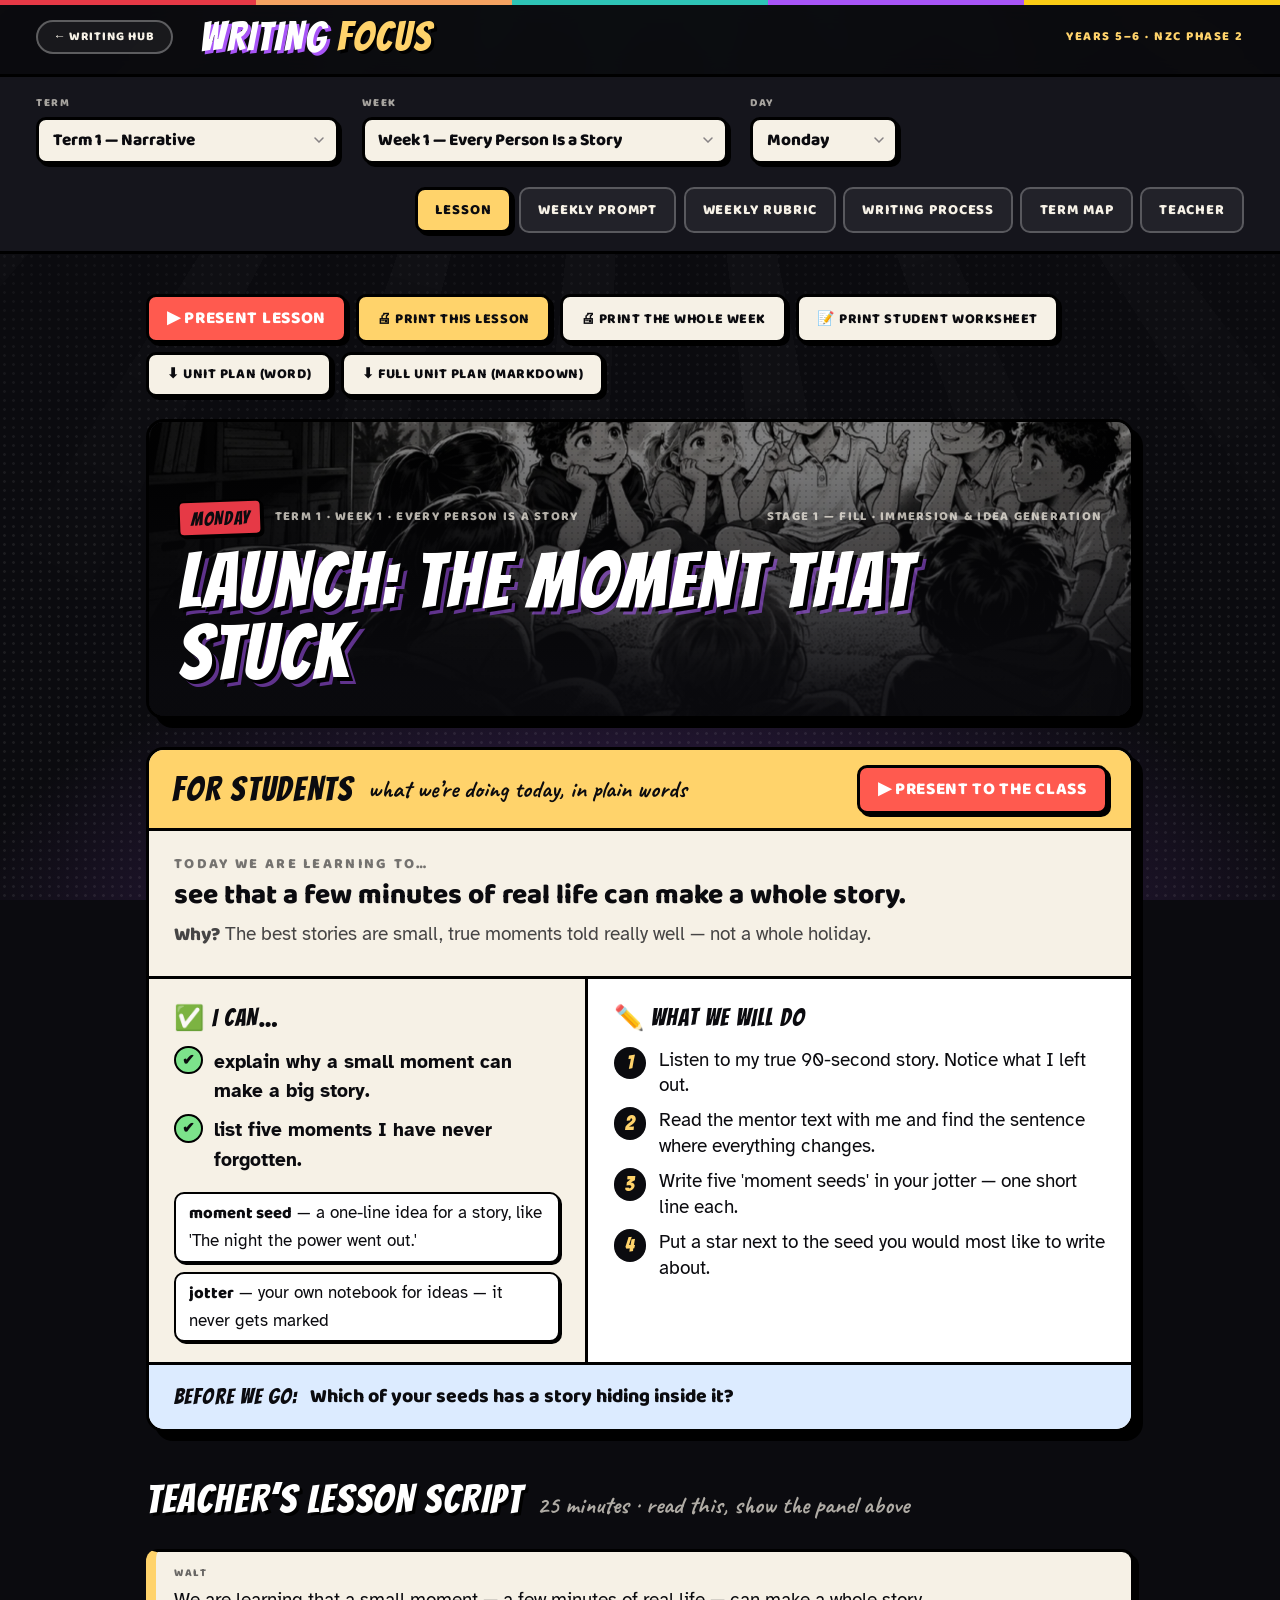
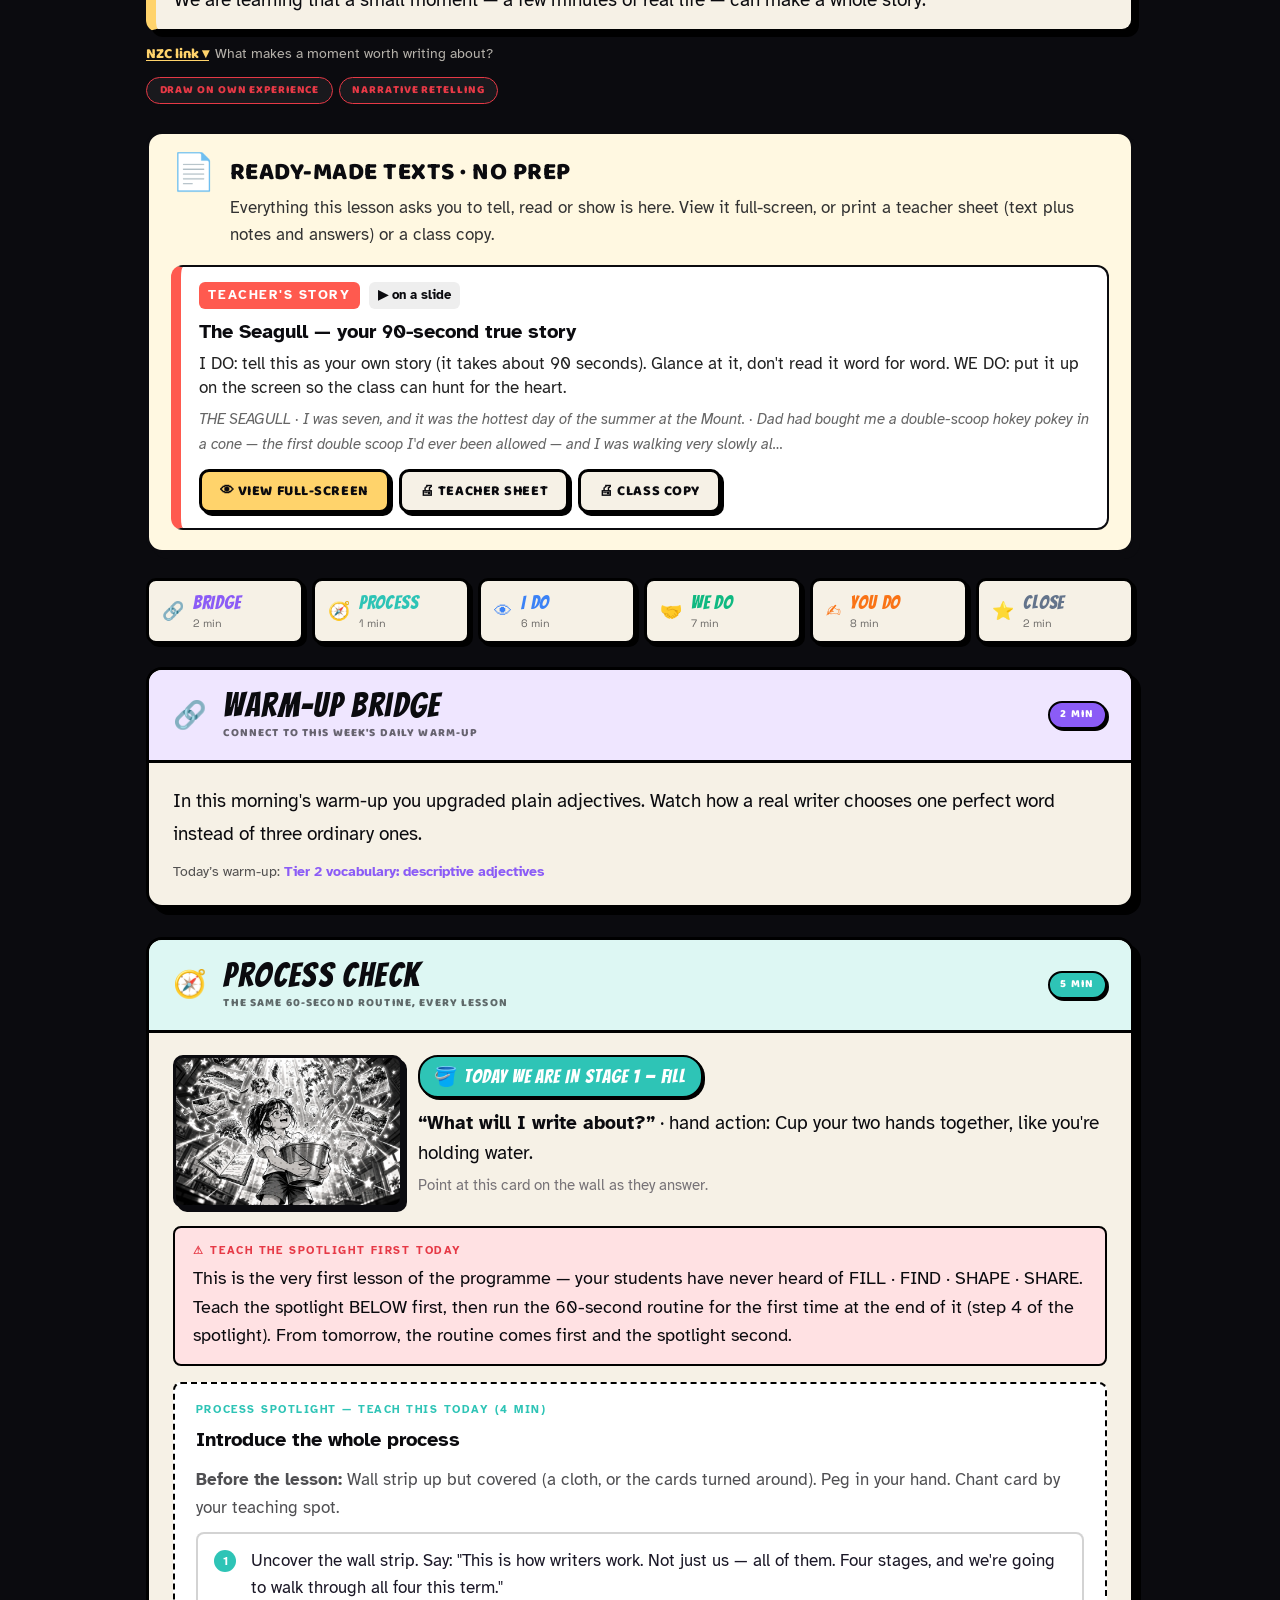
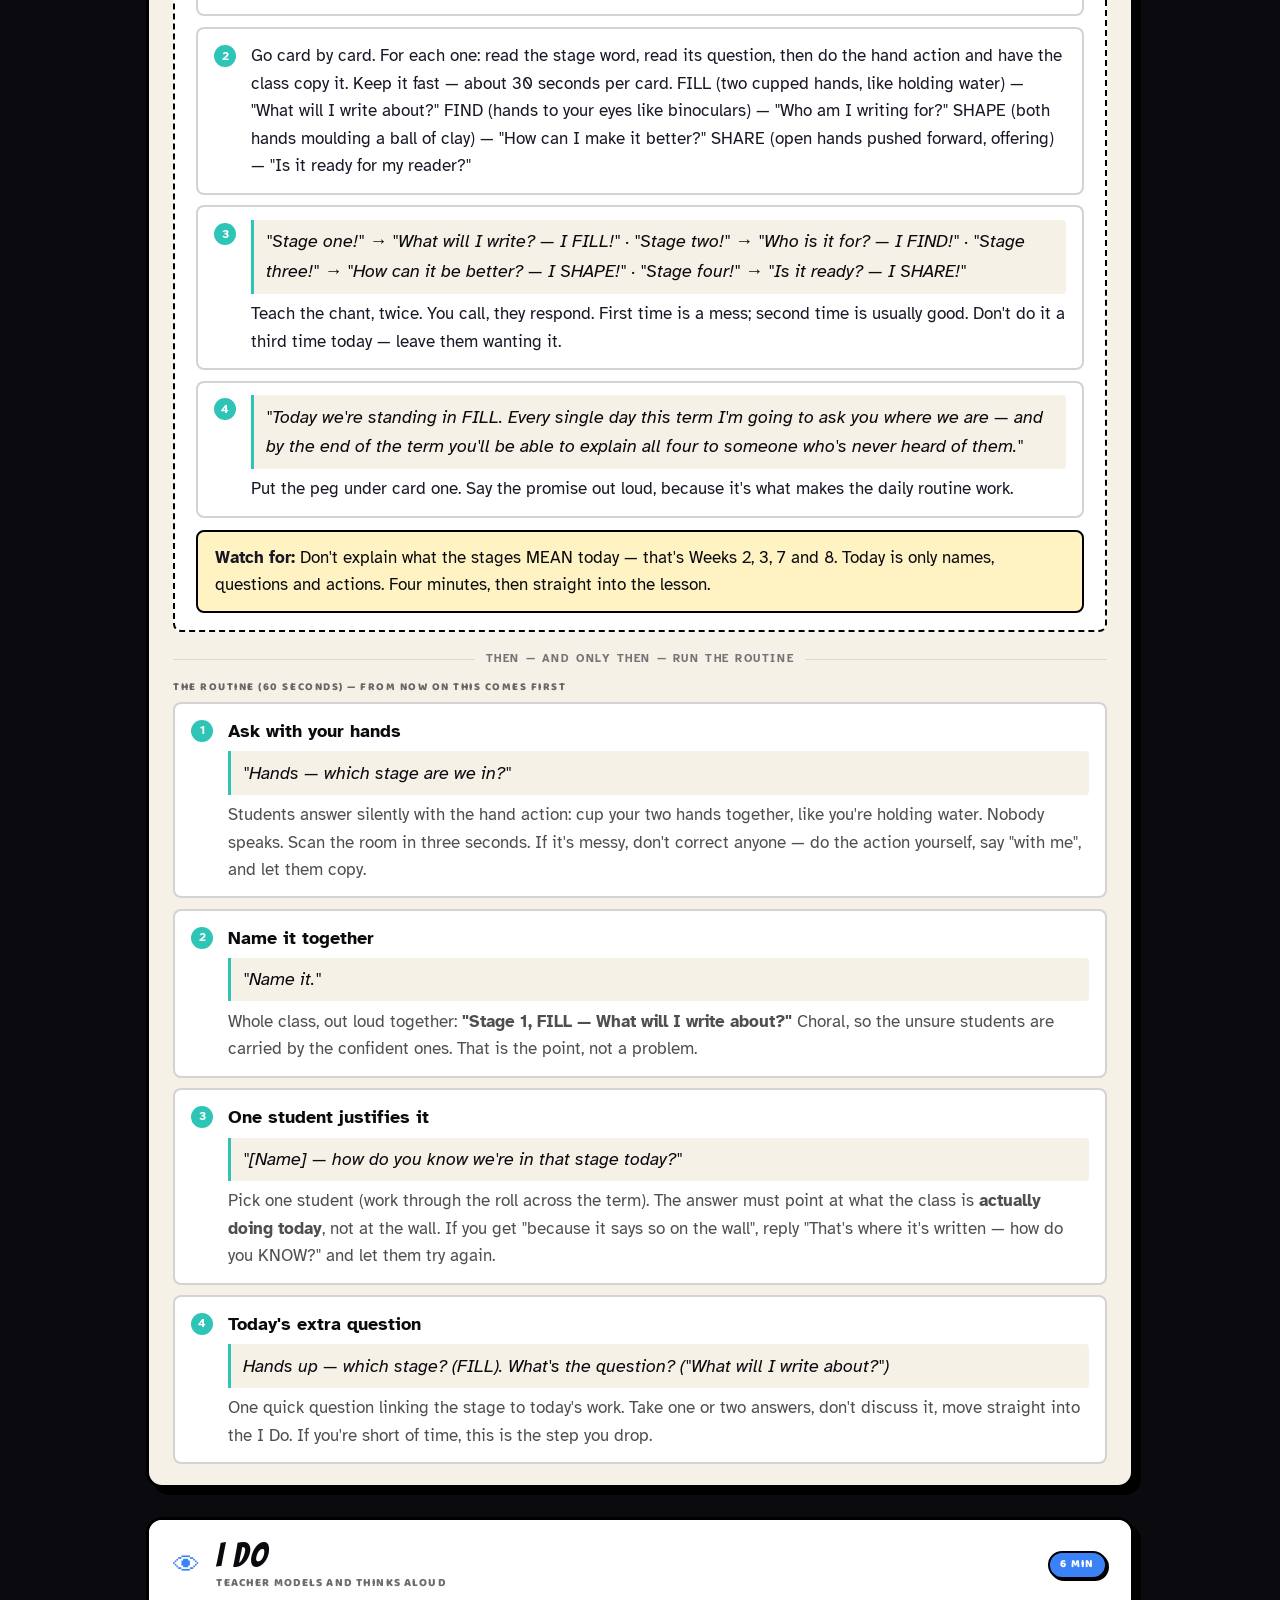
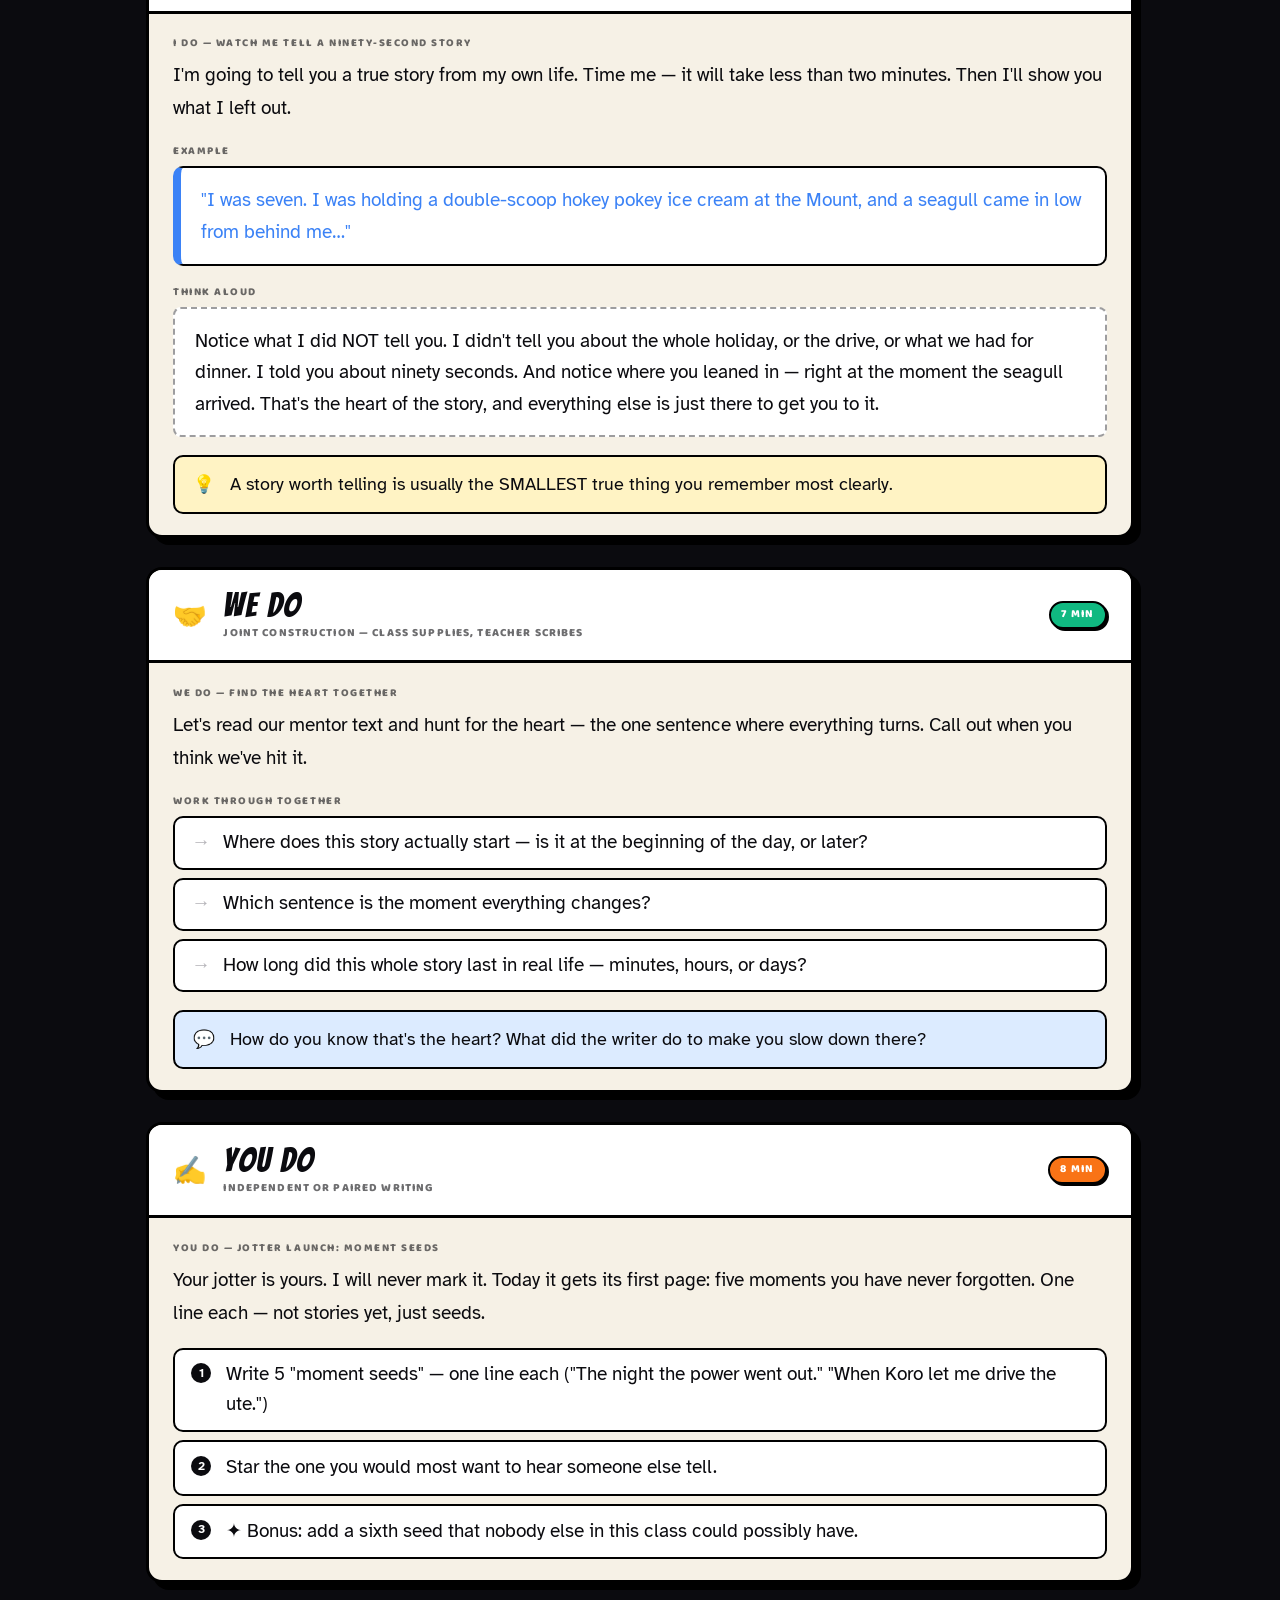
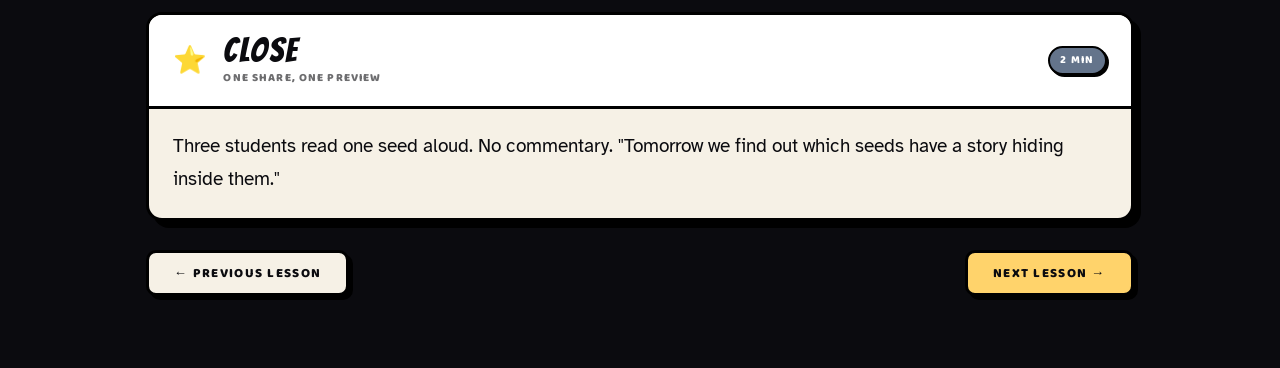
<file: focus.html>
<!DOCTYPE html>
<html lang="en">
<head>
<meta charset="UTF-8" />
<meta name="viewport" content="width=device-width, initial-scale=1.0" />
<title>Writing Focus — Years 5–6</title>
<link rel="preconnect" href="https://fonts.googleapis.com" />
<link rel="preconnect" href="https://fonts.gstatic.com" crossorigin />
<link href="https://fonts.googleapis.com/css2?family=Bebas+Neue&family=Space+Grotesk:wght@300;400;500;600;700&display=swap" rel="stylesheet" />
<link rel="stylesheet" href="css/fonts.css" />
<link rel="stylesheet" href="css/process.css" />
<link rel="stylesheet" href="css/focus-theme.css" />
<link rel="stylesheet" href="css/focus-rubric.css" />
<link rel="stylesheet" href="css/focus-texts.css" />
<style>
*,*:before,*:after{box-sizing:border-box;margin:0;padding:0}
:root{
  --bg:#faf7f2; --bg-surface:#ffffff; --bg-card:#fffdf9; --bg-sunk:#f3efe7;
  --border:rgba(26,23,38,.10); --border-hi:rgba(26,23,38,.22);
  --text:#1a1726; --text-muted:rgba(26,23,38,.58); --text-dim:rgba(26,23,38,.32);
  --mon:#e63946; --tue:#f4a261; --wed:#2ec4b6; --thu:#a855f7; --fri:#facc15;
  --i-do:#3b82f6; --we-do:#10b981; --you-do:#f97316; --bridge:#8b5cf6; --close:#64748b;
  --s1:#2ec4b6; --s2:#3b82f6; --s3:#f97316; --s4:#a855f7;
  --font-display:"Bebas Neue","Impact",sans-serif;
  --font-body:"Space Grotesk","DM Sans",system-ui,sans-serif;
  --r-sm:4px; --r-md:8px; --r-lg:12px;
  --shadow-card:0 2px 14px rgba(26,23,38,.07); --shadow-lift:0 8px 28px rgba(26,23,38,.12);
}
html{font-size:18px;-webkit-font-smoothing:antialiased}
body{font-family:var(--font-body);background:var(--bg);color:var(--text);line-height:1.6;min-height:100vh;
  background-image:radial-gradient(ellipse 70% 55% at 25% 0%,rgba(168,85,247,.08) 0%,transparent 65%),
                   radial-gradient(ellipse 55% 45% at 85% 85%,rgba(46,196,182,.08) 0%,transparent 60%);
  background-attachment:fixed}
.app-shell{display:flex;flex-direction:column;min-height:100vh}
.site-header{background:rgba(255,255,255,.88);backdrop-filter:blur(12px);-webkit-backdrop-filter:blur(12px);
  border-bottom:1px solid var(--border);padding:1.1rem 2rem;display:flex;align-items:center;gap:1.5rem;
  flex-wrap:wrap;position:sticky;top:0;z-index:100}
.site-header:before{content:"";position:absolute;top:0;left:0;right:0;height:3px;
  background:linear-gradient(90deg,var(--mon) 0 20%,var(--tue) 20% 40%,var(--wed) 40% 60%,var(--thu) 60% 80%,var(--fri) 80% 100%)}
.hub-link{font-size:.68rem;font-weight:700;letter-spacing:.12em;text-transform:uppercase;color:var(--text-muted);
  text-decoration:none;border:1px solid var(--border-hi);border-radius:20px;padding:.3rem .85rem;transition:.15s}
.hub-link:hover{color:var(--text);border-color:var(--text);background:#fff}
.wordmark{font-family:var(--font-display);font-size:2rem;letter-spacing:.04em;line-height:1}
.wordmark span{color:var(--thu)}
.header-sub{margin-left:auto;font-size:.7rem;font-weight:600;letter-spacing:.12em;text-transform:uppercase;color:var(--text-muted)}
.selector-bar{background:var(--bg-surface);border-bottom:1px solid var(--border);padding:1rem 2rem;
  display:flex;align-items:flex-end;gap:1.25rem;flex-wrap:wrap;position:sticky;top:69px;z-index:90}
.sg{display:flex;flex-direction:column;gap:4px}
.sg label{font-size:.62rem;font-weight:700;letter-spacing:.14em;text-transform:uppercase;color:var(--text-muted)}
.sg select{font-family:var(--font-body);font-size:.95rem;font-weight:500;padding:.4rem 2.2rem .4rem .75rem;
  border:1px solid var(--border-hi);border-radius:var(--r-sm);background:#fff url("data:image/svg+xml,%3Csvg xmlns='http://www.w3.org/2000/svg' width='10' height='6' viewBox='0 0 10 6'%3E%3Cpath d='M1 1l4 4 4-4' stroke='rgba(26,23,38,0.5)' stroke-width='1.5' fill='none' stroke-linecap='round'/%3E%3C/svg%3E") no-repeat right .65rem center;
  appearance:none;-webkit-appearance:none;cursor:pointer;color:var(--text)}
.sg select:focus{outline:none;border-color:var(--thu);box-shadow:0 0 0 3px rgba(168,85,247,.18)}
.tabs{margin-left:auto;display:flex;gap:.4rem;flex-wrap:wrap}
.tab{padding:.42rem 1rem;border:1px solid var(--border-hi);background:#fff;border-radius:20px;cursor:pointer;
  font-family:var(--font-body);font-size:.66rem;font-weight:700;letter-spacing:.1em;text-transform:uppercase;color:var(--text-muted);transition:.15s}
.tab:hover{color:var(--text);border-color:var(--text-dim)}
.tab.active{background:var(--text);color:#fff;border-color:var(--text)}
.main{flex:1;padding:2.25rem 2rem 4rem;max-width:940px;margin:0 auto;width:100%}

.lh{margin-bottom:1.5rem}
.lh__meta{display:flex;align-items:center;gap:.7rem;margin-bottom:.7rem;flex-wrap:wrap}
.badge{display:inline-flex;padding:.2rem .7rem;border-radius:3px;font-size:.6rem;font-weight:700;
  letter-spacing:.12em;text-transform:uppercase;color:#fff}
.meta-txt{font-size:.7rem;font-weight:600;letter-spacing:.1em;text-transform:uppercase;color:var(--text-muted)}
.lh__topic{font-family:var(--font-display);font-size:clamp(2.3rem,5.5vw,3.6rem);line-height:.98;letter-spacing:.02em;margin-bottom:.4rem}
.lh__stage{font-size:.8rem;color:var(--text-muted)}
.walt{margin-top:.7rem;font-size:1.02rem;background:var(--bg-card);border:1px solid var(--border);
  border-left:3px solid var(--thu);border-radius:0 var(--r-sm) var(--r-sm) 0;padding:.75rem 1rem}
.walt b{font-size:.6rem;letter-spacing:.14em;text-transform:uppercase;color:var(--text-muted);display:block;margin-bottom:2px}
.nz{margin-top:.55rem;font-size:.8rem;color:var(--text-muted);display:flex;gap:6px;align-items:flex-start}
.nz-btn{color:var(--mon);font-weight:700;background:none;border:none;padding:0;font-family:var(--font-body);
  font-size:inherit;cursor:pointer;text-decoration:underline;text-underline-offset:2px;flex-shrink:0}
.ao-tags{display:flex;flex-wrap:wrap;gap:6px;margin-top:.6rem}
.ao-tag{display:inline-flex;padding:.2rem .7rem;border-radius:20px;font-size:.62rem;font-weight:700;
  letter-spacing:.08em;text-transform:uppercase;border:1px solid;cursor:pointer;background:transparent;
  font-family:var(--font-body);transition:.15s}
.ao-tag:hover{opacity:.7}
.ao-panel{background:var(--bg-surface);border:1px solid var(--border-hi);border-radius:var(--r-md);
  padding:.8rem 1.05rem;margin-top:.55rem;font-size:.9rem;line-height:1.6;color:var(--text-muted);display:none}
.ao-panel.open{display:block}
.ao-panel strong{color:var(--text)}

.prog{display:flex;gap:.45rem;margin-bottom:1.3rem;flex-wrap:wrap}
.prog__step{flex:1;min-width:110px;display:flex;align-items:center;gap:.5rem;padding:.55rem .7rem;border-radius:var(--r-sm);
  cursor:pointer;border:1px solid var(--border);background:var(--bg-surface);text-align:left;transition:.15s;font-family:var(--font-body)}
.prog__step:hover{border-color:var(--border-hi);box-shadow:var(--shadow-card)}
.prog__step.active{border-color:currentColor;background:#fff;box-shadow:var(--shadow-card)}
.prog__icon{font-size:1rem}
.prog__label{font-size:.62rem;font-weight:700;letter-spacing:.1em;text-transform:uppercase;line-height:1.2}
.prog__sub{font-size:.6rem;color:var(--text-muted)}

.card{background:var(--bg-surface);border:1px solid var(--border);border-radius:var(--r-lg);overflow:hidden;
  margin-bottom:1.1rem;box-shadow:var(--shadow-card)}
.card__head{padding:1rem 1.35rem;display:flex;align-items:center;gap:.9rem;border-bottom:1px solid var(--border)}
.card__head h2{font-family:var(--font-display);font-size:1.45rem;font-weight:400;letter-spacing:.04em;line-height:1;color:var(--text)}
.card__head p{font-size:.63rem;font-weight:600;letter-spacing:.1em;text-transform:uppercase;color:var(--text-muted);margin-top:2px}
.card__mins{margin-left:auto;font-size:.62rem;font-weight:700;letter-spacing:.1em;text-transform:uppercase;
  color:#fff;padding:.18rem .6rem;border-radius:20px;white-space:nowrap}
.card__body{padding:1.2rem 1.35rem}
.blk{margin-bottom:1rem}
.blk:last-child{margin-bottom:0}
.blk__label{font-size:.6rem;font-weight:700;letter-spacing:.14em;text-transform:uppercase;color:var(--text-muted);margin-bottom:.35rem}
.instruction{font-size:1.08rem;line-height:1.7}
.example-box{background:var(--bg-sunk);border-left:3px solid currentColor;border-radius:0 var(--r-sm) var(--r-sm) 0;
  padding:.85rem 1.1rem;font-size:1.06rem;line-height:1.7;white-space:pre-line}
.demo-box{background:var(--bg-card);border:1px solid var(--border-hi);border-radius:var(--r-md);
  padding:.85rem 1.1rem;font-size:1.04rem;line-height:1.7}
.tip-box{display:flex;gap:.8rem;background:rgba(250,204,21,.13);border:1px solid rgba(250,204,21,.4);
  border-radius:var(--r-md);padding:.75rem 1rem;font-size:.98rem;line-height:1.55}
.prompt-box{display:flex;gap:.8rem;background:rgba(59,130,246,.09);border:1px solid rgba(59,130,246,.28);
  border-radius:var(--r-md);padding:.75rem 1rem;font-size:.98rem;line-height:1.55}
.sentence-list,.task-list{list-style:none;display:flex;flex-direction:column;gap:.45rem}
.sentence-list li{background:var(--bg-sunk);border-radius:var(--r-sm);padding:.55rem .9rem;font-size:1.06rem;
  display:flex;gap:.7rem;line-height:1.55;white-space:pre-line}
.sentence-list li:before{content:"→";color:var(--text-dim);flex-shrink:0}
.task-list li{background:var(--bg-sunk);border:1px solid var(--border);border-radius:var(--r-sm);padding:.6rem .9rem;
  font-size:1.06rem;display:flex;gap:.8rem;line-height:1.55}
.task-num{width:20px;height:20px;border-radius:50%;background:var(--border-hi);color:var(--text);font-size:.66rem;
  font-weight:700;display:flex;align-items:center;justify-content:center;flex-shrink:0;margin-top:3px}
.bridge-card{background:linear-gradient(180deg,rgba(139,92,246,.09),rgba(139,92,246,.03));border-color:rgba(139,92,246,.28)}
.warmup-tag{display:block;margin-top:.55rem;font-size:.78rem;color:var(--text-muted)}
.warmup-tag b{color:var(--bridge)}
.proc-card{border-color:rgba(46,196,182,.4);background:linear-gradient(180deg,rgba(46,196,182,.10),rgba(46,196,182,.02))}
.stage-pill{display:inline-flex;align-items:center;gap:.4rem;padding:.25rem .8rem;border-radius:20px;color:#fff;
  font-size:.68rem;font-weight:700;letter-spacing:.1em;text-transform:uppercase}
.spotlight{background:#fff;border:1px dashed var(--border-hi);border-radius:var(--r-md);padding:.95rem 1.15rem;
  font-size:1.02rem;line-height:1.65;margin-top:.8rem}
.spotlight>b{display:block;font-size:.6rem;letter-spacing:.14em;text-transform:uppercase;color:var(--wed);margin-bottom:.3rem}
.spot-title{font-weight:700;font-size:1.1rem;margin-bottom:.5rem}
.routine{list-style:none;display:flex;flex-direction:column;gap:.6rem}
.routine li{display:flex;gap:.8rem;background:var(--bg-sunk);border-radius:var(--r-md);padding:.7rem .9rem}
.routine .rn{width:22px;height:22px;border-radius:50%;background:var(--wed);color:#fff;font-size:.68rem;font-weight:700;
  display:flex;align-items:center;justify-content:center;flex-shrink:0;margin-top:3px}
.r-label{font-weight:700;font-size:.98rem}
.say{display:block;background:#fff;border-left:3px solid var(--wed);border-radius:0 var(--r-sm) var(--r-sm) 0;
  padding:.4rem .7rem;margin:.35rem 0;font-size:1rem;font-style:italic}
.r-do{font-size:.96rem;color:var(--text-muted);line-height:1.6}
.first-banner{background:rgba(230,57,70,.10);border:1px solid rgba(230,57,70,.35);border-radius:var(--r-md);
  padding:.75rem 1rem;margin-bottom:.9rem;font-size:1rem;line-height:1.6}
.first-banner b{display:block;font-size:.62rem;letter-spacing:.14em;text-transform:uppercase;color:var(--mon);margin-bottom:.25rem}
.then-line{display:flex;align-items:center;gap:.6rem;margin:1rem 0 .6rem;font-size:.62rem;font-weight:700;
  letter-spacing:.14em;text-transform:uppercase;color:var(--text-muted)}
.then-line:before,.then-line:after{content:"";flex:1;height:1px;background:var(--border)}
.watch{background:rgba(250,204,21,.14);border:1px solid rgba(250,204,21,.4);border-radius:var(--r-md);
  padding:.7rem .95rem;margin-top:.7rem;font-size:.96rem;line-height:1.55}
.watch b{color:var(--text)}
/* toolbar */
.toolbar{display:flex;gap:.5rem;flex-wrap:wrap;margin-bottom:1.2rem}
.tbtn{display:inline-flex;align-items:center;gap:.4rem;padding:.45rem 1rem;border:1px solid var(--border-hi);
  background:#fff;border-radius:20px;cursor:pointer;font-family:var(--font-body);font-size:.66rem;font-weight:700;
  letter-spacing:.09em;text-transform:uppercase;color:var(--text-muted);text-decoration:none;transition:.15s}
.tbtn:hover{color:var(--text);border-color:var(--text);box-shadow:var(--shadow-card)}
.tbtn--solid{background:var(--wed);border-color:var(--wed);color:#fff}
.tbtn--solid:hover{color:#fff;background:#26a99d;border-color:#26a99d}
#printArea{display:none}
.pr-lesson{page-break-after:always;margin-bottom:2rem}
.pr-lesson:last-child{page-break-after:auto}
.pr-h1{font-size:20pt;font-weight:700;margin-bottom:.2rem}
.pr-meta{font-size:9pt;letter-spacing:.1em;text-transform:uppercase;color:#555;margin-bottom:.5rem}
.pr-box{border:1px solid #bbb;border-radius:6px;padding:.5rem .7rem;margin-bottom:.5rem}
.pr-box h3{font-size:11pt;margin-bottom:.2rem}
.pr-label{font-size:8pt;letter-spacing:.12em;text-transform:uppercase;color:#666;margin:.4rem 0 .15rem}
.pr-box ul,.pr-box ol{margin-left:1.1rem}
/* --- student worksheet --- */
.ws{font-family:inherit;color:#000;max-width:100%}
.ws-head{display:flex;justify-content:space-between;align-items:flex-end;border-bottom:2px solid #000;padding-bottom:.3rem;margin-bottom:.5rem}
.ws-title{font-size:16pt;font-weight:700}
.ws-sub{font-size:9pt;letter-spacing:.08em;text-transform:uppercase;color:#444}
.ws-namebar{display:flex;gap:1.2rem;font-size:10pt;margin-bottom:.7rem}
.ws-namebar span{flex:1;border-bottom:1px solid #000;padding-bottom:2px}
.ws-sec{border:1.5px solid #000;border-radius:6px;padding:.5rem .7rem;margin-bottom:.6rem;break-inside:avoid}
.ws-sec h3{font-size:8.5pt;letter-spacing:.12em;text-transform:uppercase;margin-bottom:.35rem}
.ws-prompt{font-size:13pt;font-weight:600;line-height:1.4}
.ws-q{margin-bottom:.45rem}
.ws-q b{font-size:10.5pt}
.ws-line{border-bottom:1px solid #999;height:1.45em;margin-top:.28em}
.ws-words{display:flex;flex-wrap:wrap;gap:.3rem;margin-bottom:.4rem}
.ws-word{border:1px solid #666;border-radius:11px;padding:.05rem .5rem;font-size:9.5pt}
.ws-start{font-size:10.5pt;font-style:italic;margin-bottom:.15rem}
.ws-stuck{border:1.5px dashed #666;border-radius:6px;padding:.5rem .7rem;margin-bottom:.6rem;break-inside:avoid}
.ws-stuck b{font-size:8pt;letter-spacing:.1em;text-transform:uppercase;display:block}
.ws-two{display:flex;gap:.6rem}
.ws-two>*{flex:1}
.ws-tick{font-size:10pt;line-height:1.7}
.ws-page{break-after:page;page-break-after:always}
.ws-page:last-child{break-after:auto;page-break-after:auto}
.ws-foot{font-size:8pt;color:#555;text-align:right;margin-top:.3rem}
@page{size:A4 portrait;margin:12mm}
.pr-box li{margin-bottom:.15rem}

.panel{background:var(--bg-surface);border:1px solid var(--border);border-radius:var(--r-lg);
  box-shadow:var(--shadow-card);margin-bottom:1.25rem;overflow:hidden}
.panel__head{padding:1rem 1.35rem;border-bottom:1px solid var(--border);display:flex;align-items:center;gap:.7rem}
.panel__head h2{font-family:var(--font-display);font-size:1.5rem;letter-spacing:.04em;line-height:1}
.panel__body{padding:1.35rem}
.layer{margin-bottom:1.35rem}
.layer:last-child{margin-bottom:0}
.layer__label{font-size:.6rem;font-weight:700;letter-spacing:.14em;text-transform:uppercase;color:var(--text-muted);margin-bottom:.45rem}
.prompt-big{font-size:1.32rem;line-height:1.5;font-weight:500;background:rgba(250,204,21,.14);
  border:1px solid rgba(250,204,21,.4);border-radius:var(--r-md);padding:1rem 1.2rem}
.ladder{list-style:none;display:flex;flex-direction:column;gap:.45rem}
.ladder li{background:var(--bg-sunk);border-radius:var(--r-sm);padding:.55rem .9rem;font-size:1rem;display:flex;gap:.7rem}
.ladder li:before{content:attr(data-n);color:var(--text-dim);font-weight:700;flex-shrink:0}
.chips{display:flex;flex-wrap:wrap;gap:.4rem}
.chip{background:rgba(46,196,182,.13);border:1px solid rgba(46,196,182,.35);border-radius:20px;padding:.22rem .75rem;font-size:.85rem;font-weight:500}
.starters{list-style:none;display:flex;flex-direction:column;gap:.35rem;margin-top:.6rem}
.starters li{font-size:1rem;font-style:italic;padding-left:1rem;border-left:2px solid var(--wed)}
.stuck-btn{width:100%;padding:.75rem 1rem;border:1px dashed var(--border-hi);border-radius:var(--r-md);
  background:var(--bg-sunk);cursor:pointer;font-family:var(--font-body);font-size:.78rem;font-weight:700;
  letter-spacing:.1em;text-transform:uppercase;color:var(--text-muted);transition:.15s}
.stuck-btn:hover{color:var(--text);border-color:var(--text-dim);background:#fff}
.stuck-body{display:none;margin-top:.7rem;flex-direction:column;gap:.55rem}
.stuck-body.open{display:flex}
.stuck-item{background:#fff;border:1px solid var(--border);border-radius:var(--r-md);padding:.75rem 1rem;font-size:1rem}
.stuck-item b{display:block;font-size:.6rem;letter-spacing:.14em;text-transform:uppercase;color:var(--you-do);margin-bottom:3px}

.t-sec{margin-bottom:2rem}
.t-sec h3{font-family:var(--font-display);font-size:1.7rem;letter-spacing:.03em;margin-bottom:.15rem}
.t-sec .t-sub{font-size:.8rem;color:var(--text-muted);margin-bottom:.9rem}
table{width:100%;border-collapse:collapse;background:var(--bg-surface);border:1px solid var(--border);
  border-radius:var(--r-md);overflow:hidden;font-size:.92rem}
th{background:var(--bg-sunk);text-align:left;padding:.6rem .8rem;font-size:.6rem;letter-spacing:.12em;
  text-transform:uppercase;color:var(--text-muted);border-bottom:1px solid var(--border)}
td{padding:.6rem .8rem;border-bottom:1px solid var(--border);vertical-align:top}
tr:last-child td{border-bottom:none}
.tick{width:38px;text-align:center;color:var(--text-dim)}
.exemplar{background:var(--bg-surface);border:1px solid var(--border);border-radius:var(--r-md);
  padding:1.1rem 1.3rem;margin-bottom:1rem;box-shadow:var(--shadow-card)}
.exemplar.weak{background:rgba(230,57,70,.04);border-color:rgba(230,57,70,.25)}
.exemplar h4{font-size:.68rem;letter-spacing:.12em;text-transform:uppercase;color:var(--text-muted);margin-bottom:.6rem}
.exemplar pre{font-family:var(--font-body);white-space:pre-wrap;font-size:1rem;line-height:1.75}
.exemplar ul{margin:.8rem 0 0 1.1rem;font-size:.88rem;color:var(--text-muted)}
.pill-list{list-style:none;display:flex;flex-direction:column;gap:.5rem}
.pill-list li{background:var(--bg-surface);border:1px solid var(--border);border-radius:var(--r-md);padding:.65rem .95rem;font-size:.98rem}
.pill-list li b{color:var(--we-do)}

/* writing process view */
.stage-box__img{display:block;width:100%;max-width:920px;margin:0 auto .9rem;border-radius:var(--r-md);background:#fff;border:1px solid var(--border)}
.stage-box__imglink{display:block;text-decoration:none}
.stage-box__zoom{display:block;text-align:center;font-size:.72rem;letter-spacing:.08em;text-transform:uppercase;color:var(--text-dim);margin:-.55rem 0 .8rem}
.wallcards{background:var(--bg-surface);border:1px solid var(--border);border-radius:var(--r-lg);padding:1.1rem 1.2rem;margin-bottom:1.25rem}
.wallcards h3{font-family:var(--font-display);font-size:1.5rem;letter-spacing:.04em;margin-bottom:.15rem}
.wallcards p{font-size:.92rem;color:var(--text-muted);margin-bottom:.85rem}
.wallcards img{display:block;width:100%;border-radius:var(--r-md);border:1px solid var(--border);background:#fff}
.pc-thumb{width:100%;height:auto;border-radius:12px;border:1px solid var(--border);background:#fff;display:block}
.pc-thumb-wrap{flex:0 0 230px;width:230px;text-decoration:none}
.pc-thumb-cap{display:block;text-align:center;font-size:.68rem;letter-spacing:.07em;text-transform:uppercase;color:var(--text-dim);margin-top:.3rem}
@media (max-width:720px){.pc-thumb-wrap{flex:0 0 130px;width:130px}}
.wc-page{break-after:page;page-break-after:always;min-height:262mm;display:flex;align-items:center;justify-content:center}
.wc-page:last-child{break-after:auto;page-break-after:auto}
.wc-page img{max-width:100%;max-height:262mm;display:block;margin:0 auto}
.stage-grid{display:grid;grid-template-columns:1fr;gap:1.4rem;margin-bottom:1.5rem}
.stage-box{background:var(--bg-surface);border:1px solid var(--border);border-top:5px solid;border-radius:var(--r-lg);
  padding:1.25rem 1.35rem;box-shadow:var(--shadow-card)}
.stage-box__n{font-family:var(--font-display);font-size:2.6rem;line-height:.9;letter-spacing:.03em}
.stage-box__q{font-size:1.05rem;font-weight:600;margin:.4rem 0 .6rem}
.stage-box__kid{background:var(--bg-sunk);border-radius:var(--r-md);padding:.7rem .9rem;font-size:.98rem;line-height:1.6;margin-bottom:.7rem}
.stage-box__meta{font-size:.82rem;color:var(--text-muted);margin-bottom:.5rem}
.stage-box ul{list-style:none;display:flex;flex-direction:column;gap:.25rem;font-size:.88rem;color:var(--text-muted)}
.stage-box ul li:before{content:"→ ";color:var(--text-dim)}
.chant{background:var(--text);color:#fff;border-radius:var(--r-lg);padding:1.4rem 1.5rem;margin-bottom:1.25rem}
.chant h3{font-family:var(--font-display);font-size:1.6rem;letter-spacing:.04em;margin-bottom:.8rem;color:#fff}
.chant-row{display:flex;gap:1rem;padding:.45rem 0;border-bottom:1px solid rgba(255,255,255,.12);font-size:1.02rem}
.chant-row:last-child{border-bottom:none}
.chant-call{color:#facc15;font-weight:700;min-width:105px}
.map-row{display:flex;gap:1rem;align-items:flex-start;background:var(--bg-surface);border:1px solid var(--border);
  border-radius:var(--r-md);padding:.85rem 1.1rem;margin-bottom:.6rem;cursor:pointer;transition:.15s}
.map-row:hover{box-shadow:var(--shadow-lift);transform:translateY(-1px)}
.map-num{font-family:var(--font-display);font-size:2rem;line-height:1;color:var(--thu);width:2.6rem;flex-shrink:0}
.map-t{font-weight:600}
.map-s{font-size:.78rem;color:var(--text-muted)}
.nav-btns{display:flex;justify-content:space-between;gap:1rem;margin-top:1.5rem}
.nav-btn{padding:.55rem 1.4rem;border-radius:var(--r-sm);border:1px solid var(--border-hi);background:#fff;
  font-family:var(--font-body);font-size:.72rem;font-weight:700;letter-spacing:.1em;text-transform:uppercase;
  cursor:pointer;color:var(--text-muted);transition:.15s}
.nav-btn:hover{color:var(--text);border-color:var(--text);box-shadow:var(--shadow-card)}
.nav-btn--next{background:var(--text);color:#fff;border-color:var(--text)}
.nav-btn--next:hover{background:var(--thu);border-color:var(--thu);color:#fff}
@media (max-width:720px){
  html{font-size:16px}
  .site-header,.selector-bar,.main{padding-left:1rem;padding-right:1rem}
  .selector-bar{top:auto;position:static}
  .tabs{margin-left:0;width:100%}
  .prog__step{min-width:calc(50% - .25rem)}
}
@media print{
  .site-header,.selector-bar,.nav-btns,.prog,.stuck-btn,.ao-tag,.nz-btn,.toolbar{display:none!important}
  body{background:#fff}
  .stuck-body,.ao-panel{display:block!important}
  .card,.panel{box-shadow:none;break-inside:avoid}
  body.printing .app-shell{display:none!important}
  body.printing #printArea{display:block!important;font-size:10.5pt}
}
</style>
</head>
<body class="ink">
<div class="wp-bg"></div>
<div class="app-shell">
  <header class="site-header">
    <a class="hub-link" href="hub.html">← Writing Hub</a>
    <div class="wordmark">WRITING <span>FOCUS</span></div>
    <div class="header-sub">Years 5–6 · NZC Phase 2</div>
  </header>

  <div class="selector-bar">
    <div class="sg"><label for="selTerm">Term</label>
      <select id="selTerm"><option value="1">Term 1 — Narrative</option>
      <option value="2">Term 2 — Explanation &amp; Report</option>
      <option value="3">Term 3 — Persuasive & Speeches</option>
      <option value="4">Term 4 — Poetry &amp; Reflection</option></select></div>
    <div class="sg"><label for="selWeek">Week</label><select id="selWeek"></select></div>
    <div class="sg"><label for="selDay">Day</label><select id="selDay"></select></div>
    <div class="tabs">
      <button class="tab active" data-view="lesson">Lesson</button>
      <button class="tab" data-view="prompt">Weekly Prompt</button>
      <button class="tab" data-view="rubric">Weekly Rubric</button>
      <button class="tab" data-view="process">Writing Process</button>
      <button class="tab" data-view="map">Term Map</button>
      <button class="tab" data-view="teacher">Teacher</button>
    </div>
  </div>

  <main class="main" id="main"></main>
</div>
<div id="printArea"></div>

<script src="focus-term1-data.js"></script>
<script src="focus-term2-data.js"></script>
<script src="focus-term3-data.js"></script>
<script src="focus-term4-data.js"></script>
<script src="focus-kids-t1.js"></script>
<script src="focus-kids-t2.js"></script>
<script src="focus-kids-t3.js"></script>
<script src="focus-kids-t4.js"></script>
<script src="focus-script-t1a.js"></script>
<script src="focus-script-t1b.js"></script>
<script src="focus-script-t2a.js"></script>
<script src="focus-script-t2b.js"></script>
<script src="focus-script-t3a.js"></script>
<script src="focus-script-t3b.js"></script>
<script src="focus-script-t4a.js"></script>
<script src="focus-script-t4b.js"></script>
<script src="js/process-view.js"></script>
<script src="focus-rubric-t12.js"></script>
<script src="focus-rubric-t34.js"></script>
<script src="focus-rubric-next.js"></script>
<script src="js/focus-ui.js"></script>
<script src="js/focus-rubric-ui.js"></script>
<script src="focus-texts-t1.js"></script>
<script src="focus-texts-t2.js"></script>
<script src="focus-texts-t3.js"></script>
<script src="focus-texts-t4.js"></script>
<script src="js/focus-texts-ui.js"></script>
<script>
(function(){
  var DAYS=["Monday","Tuesday","Wednesday","Thursday","Friday"];
  var DAYCOL={Monday:"var(--mon)",Tuesday:"var(--tue)",Wednesday:"var(--wed)",Thursday:"var(--thu)",Friday:"var(--fri)"};
  var STCOL=["","var(--s1)","var(--s2)","var(--s3)","var(--s4)"];
  var T=1,W=1,D="Monday",VIEW="lesson";
  var data=window.__WF_DATA[T];
  var main=document.getElementById("main");
  var selTerm=document.getElementById("selTerm");
  var selWeek=document.getElementById("selWeek"),selDay=document.getElementById("selDay");
  var UNIT_FILES={
    1:{docx:"unit-plans/ACS_Writing_Unit_Plan_Term1_Narrative.docx",md:"unit-plans/Term1_Narrative_UnitPlan.md"},
    2:{docx:"unit-plans/ACS_Writing_Unit_Plan_Term2_Explanation.docx",md:"unit-plans/Term2_Explanation_UnitPlan.md"},
    3:{docx:"unit-plans/ACS_Writing_Unit_Plan_Term3_Persuasive.docx",md:"unit-plans/Term3_Persuasive_UnitPlan.md"},
    4:{docx:"unit-plans/ACS_Writing_Unit_Plan_Term4_Poetry.docx",md:"unit-plans/Term4_Poetry_UnitPlan.md"}
  };

  function esc(s){return String(s==null?"":s).replace(/&/g,"&amp;").replace(/</g,"&lt;").replace(/>/g,"&gt;");}
  function save(){try{localStorage.setItem("wf-pos",JSON.stringify({T:T,W:W,D:D,VIEW:VIEW}));}catch(e){}}
  function load(){try{var p=JSON.parse(localStorage.getItem("wf-pos")||"{}");if(p.T&&window.__WF_DATA[p.T]){T=p.T;data=window.__WF_DATA[T];}if(p.W)W=p.W;if(p.D)D=p.D;if(p.VIEW)VIEW=p.VIEW;}catch(e){}}

  function buildWeeks(){
    selWeek.innerHTML="";
    for(var i=1;i<=10;i++){var o=document.createElement("option");o.value=i;o.textContent="Week "+i+" — "+data.weeks[i].title;selWeek.appendChild(o);}
    selWeek.value=W;
  }
  DAYS.forEach(function(d){var o=document.createElement("option");o.value=d;o.textContent=d;selDay.appendChild(o);});

  selTerm.onchange=function(){
    T=+this.value; data=window.__WF_DATA[T];
    W=1; D="Monday"; buildWeeks(); render(); window.scrollTo({top:0});
  };
  selWeek.onchange=function(){W=+this.value;if(VIEW!=="lesson"&&VIEW!=="prompt"&&VIEW!=="rubric")VIEW="lesson";syncTabs();render();};
  selDay.onchange=function(){D=this.value;VIEW="lesson";syncTabs();render();};
  Array.prototype.forEach.call(document.querySelectorAll(".tab"),function(b){
    b.onclick=function(){VIEW=b.dataset.view;syncTabs();render();window.scrollTo({top:0});};});
  function syncTabs(){Array.prototype.forEach.call(document.querySelectorAll(".tab"),function(b){
    b.classList.toggle("active",b.dataset.view===VIEW);});}

  function cardOpen(id,icon,label,sub,colour,mins,extraClass){
    return '<section class="card '+(extraClass||"")+'" id="'+id+'"><div class="card__head" style="color:'+colour+'">'+
      '<span style="font-size:1.5rem">'+icon+'</span><div><h2>'+esc(label)+'</h2><p>'+esc(sub)+'</p></div>'+
      (mins?'<span class="card__mins" style="background:'+colour+'">'+mins+' min</span>':'')+
      '</div><div class="card__body">';
  }
  function blk(label,html){return '<div class="blk">'+(label?'<div class="blk__label">'+esc(label)+'</div>':'')+html+'</div>';}

  // routine step — `say` and `doHtml` may contain trusted inline markup built above
  function routineStepHTML(n,label,say,doHtml){
    return '<li><span class="rn">'+n+'</span><div><div class="r-label">'+esc(label)+'</div>'+
      (say?'<span class="say">'+say+'</span>':'')+'<div class="r-do">'+doHtml+'</div></div></li>';
  }
  function spotlightHTML(sp){
    if(typeof sp==="string") return '<div class="spotlight"><b>Process spotlight — teach this today</b>'+esc(sp)+'</div>';
    return '<div class="spotlight"><b>Process spotlight — teach this today ('+(sp.mins||4)+' min)</b>'+
      '<div class="spot-title">'+esc(sp.title)+'</div>'+
      (sp.prep?'<div class="r-do" style="margin-bottom:.6rem"><b>Before the lesson:</b> '+esc(sp.prep)+'</div>':'')+
      '<ul class="routine">'+sp.steps.map(function(s,i){
        return '<li><span class="rn">'+(i+1)+'</span><div>'+
          (s.say?'<span class="say" style="margin-top:0">'+esc(s.say)+'</span>':'')+
          '<div class="r-do" style="color:var(--text)">'+esc(s.do)+'</div></div></li>';}).join("")+'</ul>'+
      (sp.watchFor?'<div class="watch"><b>Watch for:</b> '+esc(sp.watchFor)+'</div>':'')+
      '</div>';
  }

  /* ---------- printing ---------- */
  function strip(t){return String(t).replace(/^(I Do|We Do|You Do)\s*—\s*/,"");}
  function prBox(title,mins,inner){
    return '<div class="pr-box"><h3>'+esc(title)+(mins?' · '+mins+' min':'')+'</h3>'+inner+'</div>';
  }
  function lessonPrintHTML(w,dy){
    var wk=data.weeks[w],day=wk.days[dy],st=data.process.stages[(day.process.stage||1)-1];
    var sp=day.process.spotlight;
    var h='<div class="pr-lesson"><div class="pr-meta">Writing Focus · Term '+T+' '+esc(data.meta.topic)+' · Week '+w+' — '+esc(wk.title)+' · '+dy+' · 25 minutes</div>'+
      '<div class="pr-h1">'+esc(day.focus)+'</div>'+
      '<div class="pr-label">WALT</div><div>'+esc(day.walt)+'</div>'+
      '<div class="pr-label">NZC link</div><div>'+esc(day.nzLink)+'</div>'+
      '<div class="pr-label">Curriculum focus</div><ul>'+day.aos.map(function(a){return '<li><b>'+esc(a.code)+'</b> — '+esc(a.label)+'</li>';}).join("")+'</ul>';
    h+=WFUI.kidsPrint(WFUI.kid(T,w,dy));
    h+=prBox("Warm-Up Bridge",2,'<div>'+esc(day.bridge)+'</div>'+(wk.warmups[dy]?'<div class="pr-label">Today’s warm-up: '+esc(wk.warmups[dy])+'</div>':''));
    h+=prBox("Process Check — Stage "+st.n+" "+st.key,sp?(1+(sp.mins||4)):1,
      '<div><b>“'+esc(st.question)+'”</b> · hand action: '+esc(st.action)+'</div>'+
      '<ol><li>“Hands — which stage are we in?” (silent hand action)</li>'+
      '<li>“Name it.” Whole class: “Stage '+st.n+', '+esc(st.key)+' — '+esc(st.question)+'”</li>'+
      '<li>One student: “How do you know we’re in that stage today?”</li>'+
      '<li>'+esc(day.process.check)+'</li></ol>'+
      (sp&&typeof sp==="object"?'<div class="pr-label">Process spotlight — '+esc(sp.title)+'</div>'+
        (sp.prep?'<div><i>Before the lesson: '+esc(sp.prep)+'</i></div>':'')+
        '<ol>'+sp.steps.map(function(s){return '<li>'+(s.say?'<b>Say:</b> '+esc(s.say)+'<br>':'')+esc(s.do)+'</li>';}).join("")+'</ol>'+
        (sp.watchFor?'<div><b>Watch for:</b> '+esc(sp.watchFor)+'</div>':''):''));
    h+=prBox("I Do — "+strip(day.iDo.title),day.iDo.mins,'<div>'+esc(day.iDo.instruction)+'</div>'+
      (day.iDo.example?'<div class="pr-label">Example</div><div style="white-space:pre-line">'+esc(day.iDo.example)+'</div>':'')+
      (day.iDo.demonstration?'<div class="pr-label">Think aloud</div><div>'+esc(day.iDo.demonstration)+'</div>':'')+
      (day.iDo.tip?'<div class="pr-label">Tip</div><div>'+esc(day.iDo.tip)+'</div>':''));
    h+=prBox("We Do — "+strip(day.weDo.title),day.weDo.mins,'<div>'+esc(day.weDo.instruction)+'</div>'+
      (day.weDo.sentences?'<ul>'+day.weDo.sentences.map(function(s){return '<li>'+esc(s)+'</li>';}).join("")+'</ul>':'')+
      (day.weDo.prompt?'<div class="pr-label">Discussion prompt</div><div>'+esc(day.weDo.prompt)+'</div>':''));
    h+=prBox("You Do — "+strip(day.youDo.title),day.youDo.mins,'<div>'+esc(day.youDo.instruction)+'</div>'+
      (day.youDo.tasks?'<ol>'+day.youDo.tasks.map(function(t){return '<li>'+esc(t)+'</li>';}).join("")+'</ol>':''));
    h+=prBox("Close",2,'<div>'+esc(day.close)+'</div>');
    return h+'</div>';
  }
  function weekPrintHTML(w){
    var wk=data.weeks[w],p=wk.prompt;
    var h='<div class="pr-lesson"><div class="pr-meta">Writing Focus · Term '+T+' '+esc(data.meta.topic)+'</div>'+
      '<div class="pr-h1">Week '+w+' — '+esc(wk.title)+'</div>'+
      '<div>'+esc(wk.stage)+'</div><div class="pr-label">Essential question</div><div>'+esc(wk.eq)+'</div>'+
      prBox("Weekly writing prompt",0,'<div><b>'+esc(p.text)+'</b></div>'+
        '<div class="pr-label">Question ladder</div><ol>'+p.ladder.map(function(q){return '<li>'+esc(q)+'</li>';}).join("")+'</ol>'+
        '<div class="pr-label">Word bank</div><div>'+p.words.map(esc).join(" · ")+'</div>'+
        '<div class="pr-label">Sentence starters</div><ul>'+p.starters.map(function(s){return '<li>'+esc(s)+'</li>';}).join("")+'</ul>'+
        '<div class="pr-label">Still stuck?</div><ul><li><b>Borrow this:</b> '+esc(p.stuck.borrow)+'</li><li><b>Picture this:</b> '+esc(p.stuck.image)+'</li><li><b>Talk it out:</b> '+esc(p.stuck.talk)+'</li></ul>')+
      prBox("Warm-Up links this week",0,'<ul>'+["Monday","Tuesday","Wednesday","Thursday"].map(function(d){
        return '<li><b>'+d+'</b> — '+esc(wk.warmups[d])+'</li>';}).join("")+'</ul>')+
      (wk.note?prBox("Teacher note",0,'<div>'+esc(wk.note)+'</div>'):'')+'</div>';
    return h+DAYS.map(function(d){return lessonPrintHTML(w,d);}).join("");
  }
  function line(n){var o='';for(var i=0;i<(n||1);i++)o+='<div class="ws-line"></div>';return o;}
  function worksheetHTML(w){
    var wk=data.weeks[w], p=wk.prompt, m=data.meta;
    var st=data.process.stages[(wk.stageNum||1)-1];
    function head(sub){
      return '<div class="ws-head"><div><div class="ws-title">'+esc(wk.title)+'</div>'+
        '<div class="ws-sub">Writing Focus · Term '+T+' '+esc(m.topic)+' · Week '+w+(sub?' · '+sub:'')+'</div></div>'+
        '<div class="ws-sub" style="text-align:right">'+st.icon+' Stage '+st.n+' — '+esc(st.key)+'<br>“'+esc(st.question)+'”</div></div>';
    }
    var h='<div class="ws">';
    // ---- page 1: what am I writing, and what could I say? ----
    h+='<div class="ws-page">'+head()+
      '<div class="ws-namebar"><span>Name:</span><span>Date:</span></div>'+
      '<div class="ws-sec"><h3>This week we are asking</h3><div style="font-size:11pt">'+esc(wk.eq)+'</div></div>'+
      '<div class="ws-sec"><h3>Step 1 — the prompt</h3><div class="ws-prompt">'+esc(p.text)+'</div></div>'+
      '<div class="ws-sec"><h3>Step 2 — questions to get you started (notes are fine — no full sentences needed)</h3>'+
        p.ladder.map(function(q,i){return '<div class="ws-q"><b>'+(i+1)+'. '+esc(q)+'</b>'+line(2)+'</div>';}).join("")+
      '</div>'+
      '<div class="ws-two">'+
        '<div class="ws-sec"><h3>Step 3 — words I could use (tick the ones you use)</h3>'+
          '<div class="ws-words">'+p.words.map(function(x){return '<span class="ws-word">☐ '+esc(x)+'</span>';}).join("")+'</div>'+
          '<h3 style="margin-top:.4rem">My own words for this piece</h3>'+line(3)+'</div>'+
        '<div class="ws-sec"><h3>Sentence starters — try one</h3>'+
          p.starters.map(function(x){return '<div class="ws-start">☐ '+esc(x)+'</div>';}).join("")+line(3)+'</div>'+
      '</div>'+
      '<div class="ws-foot">Page 1 of 2 — turn over to plan and start writing</div>'+
    '</div>';
    // ---- page 2: plan it and start ----
    h+='<div class="ws-page">'+head('page 2')+
      '<div class="ws-sec"><h3>Step 4 — my plan / my notes</h3>'+line(13)+'</div>'+
      '<div class="ws-sec"><h3>Step 5 — my first sentence (write it properly — you can change it later)</h3>'+line(5)+'</div>'+
      '<div class="ws-stuck"><b>Only if you are stuck — you do not have to read this</b>'+
        '<div style="font-size:10.5pt;margin-top:.3rem"><b style="display:inline">Borrow this idea:</b> '+esc(p.stuck.borrow)+'</div>'+
        '<div style="font-size:10.5pt;margin-top:.25rem"><b style="display:inline">Picture this:</b> '+esc(p.stuck.image)+'</div>'+
        '<div style="font-size:10.5pt;margin-top:.25rem"><b style="display:inline">Talk it out first:</b> '+esc(p.stuck.talk)+'</div></div>'+
      '<div class="ws-sec"><h3>Before I hand this in</h3><div class="ws-tick">'+
        '☐ I answered the questions in Step 2 &nbsp;&nbsp; ☐ I used at least two words from the bank<br>'+
        '☐ I know which stage of our writing process I am in &nbsp;&nbsp; ☐ I read my first sentence out loud'+
      '</div></div>'+
      '<div class="ws-foot">Page 2 of 2</div>'+
    '</div>';
    return h+'</div>';
  }
  window.__wfDoPrint=function(h){doPrint(h);};
  function doPrint(html){
    var pa=document.getElementById("printArea");
    pa.innerHTML=html;document.body.classList.add("printing");
    // wait for any images to finish loading, or the browser prints blank pages
    var imgs=[].slice.call(pa.querySelectorAll("img")), pending=0, done=false;
    function go(){
      if(done)return; done=true;
      window.print();
      setTimeout(function(){document.body.classList.remove("printing");pa.innerHTML="";},600);
    }
    imgs.forEach(function(im){
      if(im.complete && im.naturalWidth>0) return;
      pending++;
      var fin=function(){ pending--; if(pending<=0) go(); };
      im.addEventListener("load",fin); im.addEventListener("error",fin);
    });
    if(pending===0){ go(); } else { setTimeout(go,8000); }
  }
  function toolbarHTML(){
    return '<div class="toolbar">'+
      (VIEW==="lesson"?'<button class="tbtn tbtn--present" id="pPresent">▶ Present lesson</button>':'')+
      '<button class="tbtn tbtn--solid" id="pLesson">🖨 Print this lesson</button>'+
      '<button class="tbtn" id="pWeek">🖨 Print the whole week</button>'+
      '<button class="tbtn" id="pSheet">📝 Print student worksheet</button>'+
      '<a class="tbtn" href="'+UNIT_FILES[T].docx+'" download>⬇ Unit plan (Word)</a>'+
      '<a class="tbtn" href="'+UNIT_FILES[T].md+'" download>⬇ Full unit plan (Markdown)</a>'+
      '</div>';
  }
  function wireToolbar(){
    var a=document.getElementById("pLesson"),b=document.getElementById("pWeek"),c=document.getElementById("pSheet");
    if(a)a.onclick=function(){doPrint(lessonPrintHTML(W,D));};
    if(b)b.onclick=function(){doPrint(weekPrintHTML(W));};
    if(c)c.onclick=function(){doPrint(worksheetHTML(W));};
    ["pPresent","pPresent2"].forEach(function(id){var e=document.getElementById(id);
      if(e)e.onclick=function(){WFUI.presentLesson({T:T,W:W,D:D,data:data});};});
  }

  function renderLesson(){
    var wk=data.weeks[W],day=wk.days[D],col=DAYCOL[D];
    var warm=wk.warmups[D], st=data.process.stages[(day.process.stage||1)-1];

    var h=toolbarHTML()+'<div class="lh"><div class="wf-hero">'+WFUI.art(WFUI.weekArt(T,W),"kb","✍️")+'<div class="wf-hero__shade"></div><div class="wf-hero__body"><div class="lh__meta">'+
      '<span class="badge" style="background:'+col+'">'+D+'</span>'+
      '<span class="meta-txt">Term '+T+' · Week '+W+' · '+esc(wk.title)+'</span>'+
      '<span class="meta-txt" style="margin-left:auto">'+esc(wk.stage)+'</span></div>'+
      '<h1 class="lh__topic">'+esc(day.focus)+'</h1></div></div>'+
      WFUI.kidsPanel(WFUI.kid(T,W,D))+
      '<div class="wf-teacher-h"><h2>TEACHER’S LESSON SCRIPT</h2><p>25 minutes · read this, show the panel above</p></div>'+
      '<div class="walt"><b>WALT</b>'+esc(day.walt)+'</div>'+
      '<div class="nz"><button class="nz-btn" id="nzBtn">NZC link ▾</button><span>'+esc(wk.eq)+'</span></div>'+
      '<div class="ao-panel" id="nzPanel"><strong>Curriculum focus:</strong> '+esc(day.nzLink)+'</div>'+
      '<div class="ao-tags">'+day.aos.map(function(a,i){
        return '<button class="ao-tag" data-ao="'+i+'" style="color:'+col+';border-color:'+col+'">'+esc(a.label)+'</button>';}).join("")+'</div>'+
      day.aos.map(function(a,i){return '<div class="ao-panel" id="ao'+i+'"><strong>'+esc(a.code)+'</strong> — '+esc(a.detail)+'</div>';}).join("")+
      '</div>';
    h+=(window.WFT?WFT.panel(T,W,D,data):"");
    if(D==="Friday") h+='<div class="wft-panel" style="background:#E8F1FF"><div class="wft-head"><span class="wft-ic">📝</span><div><h2>FRIDAY WRITING CHECK · SPLIT THE CLASS</h2>'+
      '<p><b>Round 1 (12 min):</b> Group A does the Share/Helping Circle below · Group B does this week\'s Writing Check on iPads.<br><b>Round 2 (12 min):</b> swap. '+
      'The check is short (three short answers and one small piece of writing, 300 words max) and matches this week\'s rubric.</p>'+
      '<div class="wft-btns" style="margin-top:.6rem"><a class="tbtn tbtn--solid" style="text-decoration:none" href="checks.html?t='+T+'&w='+W+'">📝 Open this week\'s Writing Check (teacher)</a></div></div></div></div>';

    var steps=[["bridge","🔗","Bridge",2],["process","🧭","Process",1],["ido","👁","I Do",day.iDo.mins],
               ["wedo","🤝","We Do",day.weDo.mins],["youdo","✍️","You Do",day.youDo.mins],["close","⭐","Close",2]];
    var cols={bridge:"var(--bridge)",process:"var(--wed)",ido:"var(--i-do)",wedo:"var(--we-do)",youdo:"var(--you-do)",close:"var(--close)"};
    h+='<div class="prog">'+steps.map(function(s){
      return '<button class="prog__step" style="color:'+cols[s[0]]+'" data-scroll="'+s[0]+'">'+
        '<span class="prog__icon">'+s[1]+'</span><span><span class="prog__label">'+s[2]+'</span><br>'+
        '<span class="prog__sub">'+s[3]+' min</span></span></button>';}).join("")+'</div>';

    // bridge
    h+=cardOpen("bridge","🔗","Warm-Up Bridge","Connect to this week's Daily Warm-Up","var(--bridge)",2,"bridge-card")+
       '<div class="instruction">'+esc(day.bridge)+'</div>'+
       (warm?'<span class="warmup-tag">Today’s warm-up: <b>'+esc(warm)+'</b></span>':'')+
       '</div></section>';

    // process check
    var sp=day.process.spotlight, spMins=(sp&&sp.mins)||4;
    var spFirst = !!(sp && typeof sp==="object" && sp.first);
    h+=cardOpen("process","🧭","Process Check","The same 60-second routine, every lesson","var(--wed)",sp?(1+spMins):1,"proc-card")+
       '<div class="blk" style="display:flex;gap:.8rem;align-items:flex-start">'+
       WP.lessonArt(st)+
       '<div><span class="stage-pill" style="background:'+STCOL[st.n]+'">'+st.icon+' Today we are in Stage '+st.n+' — '+esc(st.key)+'</span>'+
       '<div style="margin-top:.55rem;font-size:1.04rem"><b>“'+esc(st.question)+'”</b> · hand action: '+esc(st.action)+'</div>'+
       '<div style="margin-top:.3rem;font-size:.84rem;color:var(--text-muted)">Point at this card on the wall as they answer.</div></div></div>'+
       (spFirst?'<div class="first-banner"><b>⚠ Teach the spotlight first today</b>'+esc(sp.firstNote||'')+'</div>'+spotlightHTML(sp)+
         '<div class="then-line">Then — and only then — run the routine</div>':'')+
       '<div class="blk"><div class="blk__label">'+(spFirst?'The routine (60 seconds) — from now on this comes first':'Run it like this (60 seconds)')+'</div><ul class="routine">'+
         routineStepHTML(1,"Ask with your hands",'"Hands — which stage are we in?"',
           'Students answer silently with the hand action: '+st.action.toLowerCase().replace(/\.$/,'')+'. Nobody speaks. Scan the room in three seconds. If it\'s messy, don\'t correct anyone — do the action yourself, say "with me", and let them copy.')+
         routineStepHTML(2,"Name it together",'"Name it."',
           'Whole class, out loud together: <b>"Stage '+st.n+', '+esc(st.key)+' — '+esc(st.question)+'"</b> Choral, so the unsure students are carried by the confident ones. That is the point, not a problem.')+
         routineStepHTML(3,"One student justifies it",'"[Name] — how do you know we\'re in that stage today?"',
           'Pick one student (work through the roll across the term). The answer must point at what the class is <b>actually doing today</b>, not at the wall. If you get "because it says so on the wall", reply "That\'s where it\'s written — how do you KNOW?" and let them try again.')+
         routineStepHTML(4,"Today's extra question",esc(day.process.check),
           'One quick question linking the stage to today\'s work. Take one or two answers, don\'t discuss it, move straight into the I Do. If you\'re short of time, this is the step you drop.')+
       '</ul></div>'+
       (sp&&!spFirst?spotlightHTML(sp):'')+
       '</div></section>';

    // I Do
    h+=cardOpen("ido","👁","I Do","Teacher models and thinks aloud","var(--i-do)",day.iDo.mins)+
       '<div class="blk"><div class="blk__label">'+esc(day.iDo.title)+'</div><div class="instruction">'+esc(day.iDo.instruction)+'</div></div>'+
       (day.iDo.example?blk("Example",'<div class="example-box" style="color:var(--i-do)">'+esc(day.iDo.example)+'</div>'):'')+
       (day.iDo.demonstration?blk("Think aloud",'<div class="demo-box">'+esc(day.iDo.demonstration)+'</div>'):'')+
       (day.iDo.tip?'<div class="tip-box"><span>💡</span><span>'+esc(day.iDo.tip)+'</span></div>':'')+
       '</div></section>';

    // We Do
    h+=cardOpen("wedo","🤝","We Do","Joint construction — class supplies, teacher scribes","var(--we-do)",day.weDo.mins)+
       '<div class="blk"><div class="blk__label">'+esc(day.weDo.title)+'</div><div class="instruction">'+esc(day.weDo.instruction)+'</div></div>'+
       (day.weDo.sentences?blk("Work through together",'<ul class="sentence-list">'+day.weDo.sentences.map(function(s){return '<li>'+esc(s)+'</li>';}).join("")+'</ul>'):'')+
       (day.weDo.prompt?'<div class="prompt-box"><span>💬</span><span>'+esc(day.weDo.prompt)+'</span></div>':'')+
       '</div></section>';

    // You Do
    h+=cardOpen("youdo","✍️","You Do","Independent or paired writing","var(--you-do)",day.youDo.mins)+
       '<div class="blk"><div class="blk__label">'+esc(day.youDo.title)+'</div><div class="instruction">'+esc(day.youDo.instruction)+'</div></div>'+
       (day.youDo.tasks?'<ul class="task-list">'+day.youDo.tasks.map(function(t,i){
          return '<li><span class="task-num">'+(i+1)+'</span><span>'+esc(t)+'</span></li>';}).join("")+'</ul>':'')+
       '</div></section>';

    // Close
    h+=cardOpen("close","⭐","Close","One share, one preview","var(--close)",2)+
       '<div class="instruction">'+esc(day.close)+'</div></div></section>';

    h+='<div class="nav-btns"><button class="nav-btn" id="prevBtn">← Previous lesson</button>'+
       '<button class="nav-btn nav-btn--next" id="nextBtn">Next lesson →</button></div>';

    main.innerHTML=h;
    wireToolbar();
    var nzB=document.getElementById("nzBtn"),nzP=document.getElementById("nzPanel");
    nzB.onclick=function(){nzP.classList.toggle("open");nzB.textContent=nzP.classList.contains("open")?"NZC link ▴":"NZC link ▾";};
    Array.prototype.forEach.call(main.querySelectorAll("[data-ao]"),function(b){
      b.onclick=function(){document.getElementById("ao"+b.dataset.ao).classList.toggle("open");};});
    Array.prototype.forEach.call(main.querySelectorAll("[data-scroll]"),function(b){
      b.onclick=function(){document.getElementById(b.dataset.scroll).scrollIntoView({behavior:"smooth",block:"start"});
        Array.prototype.forEach.call(main.querySelectorAll(".prog__step"),function(x){x.classList.remove("active");});
        b.classList.add("active");};});
    document.getElementById("prevBtn").onclick=function(){step(-1);};
    document.getElementById("nextBtn").onclick=function(){step(1);};
  }

  function step(dir){
    var i=DAYS.indexOf(D)+dir;
    if(i<0){ if(W>1){W--;i=4;} else i=0; }
    else if(i>4){ if(W<10){W++;i=0;} else i=4; }
    D=DAYS[i];render();window.scrollTo({top:0,behavior:"smooth"});
  }

  function renderPrompt(){
    var wk=data.weeks[W],p=wk.prompt;
    var h=toolbarHTML()+'<div class="lh"><div class="wf-hero wf-hero--prompt">'+WFUI.art(WFUI.weekArt(T,W),"kb","💡")+'<div class="wf-hero__shade"></div><div class="wf-hero__body"><div class="lh__meta"><span class="badge" style="background:var(--fri)">Weekly Prompt</span>'+
      '<span class="meta-txt">Term '+T+' · Week '+W+'</span></div>'+
      '<h1 class="lh__topic">'+esc(wk.title)+'</h1><div class="lh__stage">'+esc(wk.stage)+'</div></div></div></div>';
    h+='<div class="panel"><div class="panel__head"><span style="font-size:1.4rem">💡</span><h2>The Prompt</h2></div><div class="panel__body">'+
      '<div class="layer"><div class="layer__label">Layer 1 — the prompt</div><div class="prompt-big">'+esc(p.text)+'</div></div>'+
      '<div class="layer"><div class="layer__label">Layer 2 — question ladder (start here if you’re stuck)</div><ul class="ladder">'+
        p.ladder.map(function(q,i){return '<li data-n="'+(i+1)+'">'+esc(q)+'</li>';}).join("")+'</ul></div>'+
      '<div class="layer"><div class="layer__label">Layer 3 — word & sentence-starter bank</div><div class="chips">'+
        p.words.map(function(w){return '<span class="chip">'+esc(w)+'</span>';}).join("")+'</div><ul class="starters">'+
        p.starters.map(function(s){return '<li>'+esc(s)+'</li>';}).join("")+'</ul></div>'+
      '<div class="layer"><div class="layer__label">Layer 4 — only if you need it</div>'+
        '<button class="stuck-btn" id="stuckBtn">Still stuck? Click here 🔓</button>'+
        '<div class="stuck-body" id="stuckBody">'+
          '<div class="stuck-item"><b>Borrow this idea</b>'+esc(p.stuck.borrow)+'</div>'+
          '<div class="stuck-item"><b>Picture this</b>'+esc(p.stuck.image)+'</div>'+
          '<div class="stuck-item"><b>Talk it out first</b>'+esc(p.stuck.talk)+'</div>'+
        '</div></div></div></div>';
    if(wk.note){h+='<div class="panel"><div class="panel__head"><span style="font-size:1.3rem">📚</span><h2>Teacher note</h2></div>'+
      '<div class="panel__body"><div class="instruction">'+esc(wk.note)+'</div></div></div>';}
    h+='<div class="panel"><div class="panel__head"><span style="font-size:1.3rem">🔗</span><h2>Warm-Up links this week</h2></div><div class="panel__body"><ul class="pill-list">'+
      ["Monday","Tuesday","Wednesday","Thursday"].map(function(d){return '<li><b>'+d+'</b> — '+esc(wk.warmups[d])+'</li>';}).join("")+
      '</ul><p style="margin-top:.8rem;font-size:.85rem;color:var(--text-muted)">The Daily Warm-Up runs Monday–Thursday, so Friday’s bridge looks back across the whole week.</p></div></div>';
    main.innerHTML=h;
    wireToolbar();
    var b=document.getElementById("stuckBtn"),bd=document.getElementById("stuckBody");
    b.onclick=function(){bd.classList.toggle("open");b.textContent=bd.classList.contains("open")?"Hide the hints 🔒":"Still stuck? Click here 🔓";};
  }

  function renderProcess(){
    WP.render(main,{data:data,T:T,W:W,D:D,doPrint:doPrint});
  }

  function renderMap(){
    var m=data.meta;
    var h='<div class="lh"><div class="wf-hero">'+WFUI.art(WFUI.termArt(T),"kb","🗺️")+'<div class="wf-hero__shade"></div><div class="wf-hero__body"><div class="lh__meta"><span class="badge" style="background:var(--thu)">Term '+T+'</span>'+
      '<span class="meta-txt">'+esc(m.topic)+' · 10 weeks</span></div>'+
      '<h1 class="lh__topic">'+esc(m.title)+'</h1></div></div>'+
      '<div class="walt"><b>Throughline</b>'+esc(m.throughline)+'</div></div>';
    h+='<div class="panel"><div class="panel__head"><span style="font-size:1.3rem">🧭</span><h2>The Writing Process Across the Term</h2></div><div class="panel__body"><ul class="pill-list">'+
      m.arc.map(function(a){return '<li><b>'+esc(a.s)+'</b> · '+esc(a.t)+'<br><span style="font-size:.88rem;color:var(--text-muted)">'+esc(a.d)+'</span></li>';}).join("")+'</ul></div></div>';
    h+='<div class="t-sec"><h3>Week by Week</h3><div class="t-sub">Click any week to jump to Monday.</div>';
    for(var i=1;i<=10;i++){var wk=data.weeks[i];
      h+='<div class="map-row" data-week="'+i+'">'+WFUI.art(WFUI.weekArt(T,i),"","✍️")+'<div class="map-num" style="color:'+STCOL[wk.stageNum]+'">'+i+'</div><div><div class="map-t">'+esc(wk.title)+'</div>'+
         '<div class="map-s">'+esc(wk.stage)+' · '+esc(wk.eq)+'</div></div></div>';}
    h+='</div>';
    h+='<div class="panel"><div class="panel__head"><span style="font-size:1.3rem">✝️</span><h2>Faith &amp; Values</h2></div><div class="panel__body">'+
      '<p style="margin-bottom:.7rem"><b>Anchor value:</b> '+esc(m.value)+'</p>'+
      '<p style="margin-bottom:.7rem"><b>Unit concept:</b> '+esc(m.unitConcept)+'</p>'+
      '<p style="margin-bottom:.5rem"><b>Story arc as framework:</b> Creation → Fall → Redemption → Restoration. Something good · something breaks · something is put right · something is made new.</p>'+
      '<ul class="pill-list" style="margin-top:.8rem">'+m.scripture.map(function(s){return '<li>'+esc(s)+'</li>';}).join("")+'</ul></div></div>';
    h+='<div class="panel"><div class="panel__head"><span style="font-size:1.3rem">📘</span><h2>NZC Phase 2 Links</h2></div><div class="panel__body"><ul class="pill-list">'+
      m.nzc.map(function(s){return '<li>'+esc(s)+'</li>';}).join("")+'</ul></div></div>';
    h+='<div class="panel"><div class="panel__head"><span style="font-size:1.3rem">📄</span><h2>Published Piece</h2></div><div class="panel__body"><div class="instruction">'+esc(m.published)+'</div></div></div>';
    main.innerHTML=h;
    Array.prototype.forEach.call(main.querySelectorAll("[data-week]"),function(r){
      r.onclick=function(){W=+r.dataset.week;D="Monday";VIEW="lesson";selWeek.value=W;selDay.value=D;syncTabs();render();window.scrollTo({top:0,behavior:"smooth"});};});
  }

  function renderTeacher(){
    var h='<div class="lh"><div class="lh__meta"><span class="badge" style="background:var(--we-do)">Teacher</span>'+
      '<span class="meta-txt">Term '+T+' · '+esc(data.meta.topic)+'</span></div><h1 class="lh__topic">Assessment &amp; Support</h1></div>';
    h+='<div class="t-sec"><h3>Marking load — the whole term</h3><div class="t-sub">Two marking events in ten weeks. Everything else is self- or peer-assessed in the same criteria language.</div>'+
      '<table><tr><th>When</th><th>What</th><th>How long</th></tr>'+
      data.marking.map(function(m){return '<tr><td><b>'+esc(m.w)+'</b></td><td>'+esc(m.what)+'</td><td>'+esc(m.time)+'</td></tr>';}).join("")+'</table></div>';
    h+='<div class="t-sec"><h3>Single-point rubric</h3><div class="t-sub">One standard, not four columns. Only Glow and Grow need writing — and Grow is ONE next step.</div>'+
      '<table><tr><th>✓</th><th>Success criteria</th><th>Glow</th><th>Grow →</th></tr>'+
      data.rubric.map(function(r){return '<tr><td class="tick">☐</td><td><b>'+esc(r.c)+'</b><br><span style="font-size:.86rem;color:var(--text-muted)">'+esc(r.d)+'</span></td><td></td><td></td></tr>';}).join("")+'</table>'+
      '<p style="margin-top:.7rem;font-size:.88rem;color:var(--text-muted)">Student-facing version: identical criteria worded as “I can…” statements — used for self-assessment in Week 7 and peer feedback in Week 8.</p></div>';
    var hc=data.helpingCircle;
    h+='<div class="t-sec"><h3>The Helping Circle</h3><div class="t-sub">Groups of 4 · five minutes per writer · timer visible.</div><ul class="pill-list">'+
      hc.steps.map(function(s,i){return '<li><b>'+(i+1)+'.</b> '+esc(s)+'</li>';}).join("")+'</ul>'+
      '<div style="display:grid;grid-template-columns:repeat(auto-fit,minmax(260px,1fr));gap:1rem;margin-top:1rem">'+
      '<div><div class="layer__label">Two stars — listener prompts</div><ul class="pill-list">'+hc.stars.map(function(s){return '<li>'+esc(s)+'</li>';}).join("")+'</ul></div>'+
      '<div><div class="layer__label">One wish — listener prompts</div><ul class="pill-list">'+hc.wishes.map(function(s){return '<li>'+esc(s)+'</li>';}).join("")+'</ul></div></div>'+
      '<div class="stuck-item" style="margin-top:1rem"><b>Ground rules poster</b>'+esc(hc.rules)+'</div></div>';
    h+='<div class="t-sec"><h3>Exemplar bank</h3><div class="t-sub">Analyse the strong one first, the weaker one second — and never present the weaker one as a real child’s work.</div>'+
      data.exemplars.map(function(e){return '<div class="exemplar'+(e.level==="weak"?" weak":"")+'"><h4>'+esc(e.label)+'</h4><pre>'+esc(e.text)+'</pre>'+
        '<ul>'+e.notes.map(function(n){return '<li>'+esc(n)+'</li>';}).join("")+'</ul></div>';}).join("")+'</div>';
    h+='<div class="t-sec"><h3>Differentiation</h3><table><tr><th>If a student…</th><th>Do this</th></tr>'+
      data.differentiation.map(function(d){return '<tr><td><b>'+esc(d.if)+'</b></td><td>'+esc(d.then)+'</td></tr>';}).join("")+'</table></div>';
    main.innerHTML=h;
  }

  function render(){
    selTerm.value=T;selWeek.value=W;selDay.value=D;save();
    document.body.classList.toggle("wp-mode",VIEW==="process");
    if(VIEW==="lesson")renderLesson();
    else if(VIEW==="prompt")renderPrompt();
    else if(VIEW==="process")renderProcess();
    else if(VIEW==="rubric")WFR.render(main,{data:data,T:T,W:W,D:D,doPrint:doPrint});
    else if(VIEW==="map")renderMap();
    else renderTeacher();
  }

  document.addEventListener("keydown",function(e){
    if(e.target.tagName==="SELECT")return;
    if(VIEW!=="lesson")return;
    if(e.key==="ArrowRight")step(1);
    if(e.key==="ArrowLeft")step(-1);
  });

  load();
  try{var qv=new URLSearchParams(location.search).get("view");if(qv&&/^(lesson|prompt|rubric|process|map|teacher)$/.test(qv))VIEW=qv;}catch(e){}
  buildWeeks();syncTabs();render();
})();
</script>
</body>
</html>
</file>
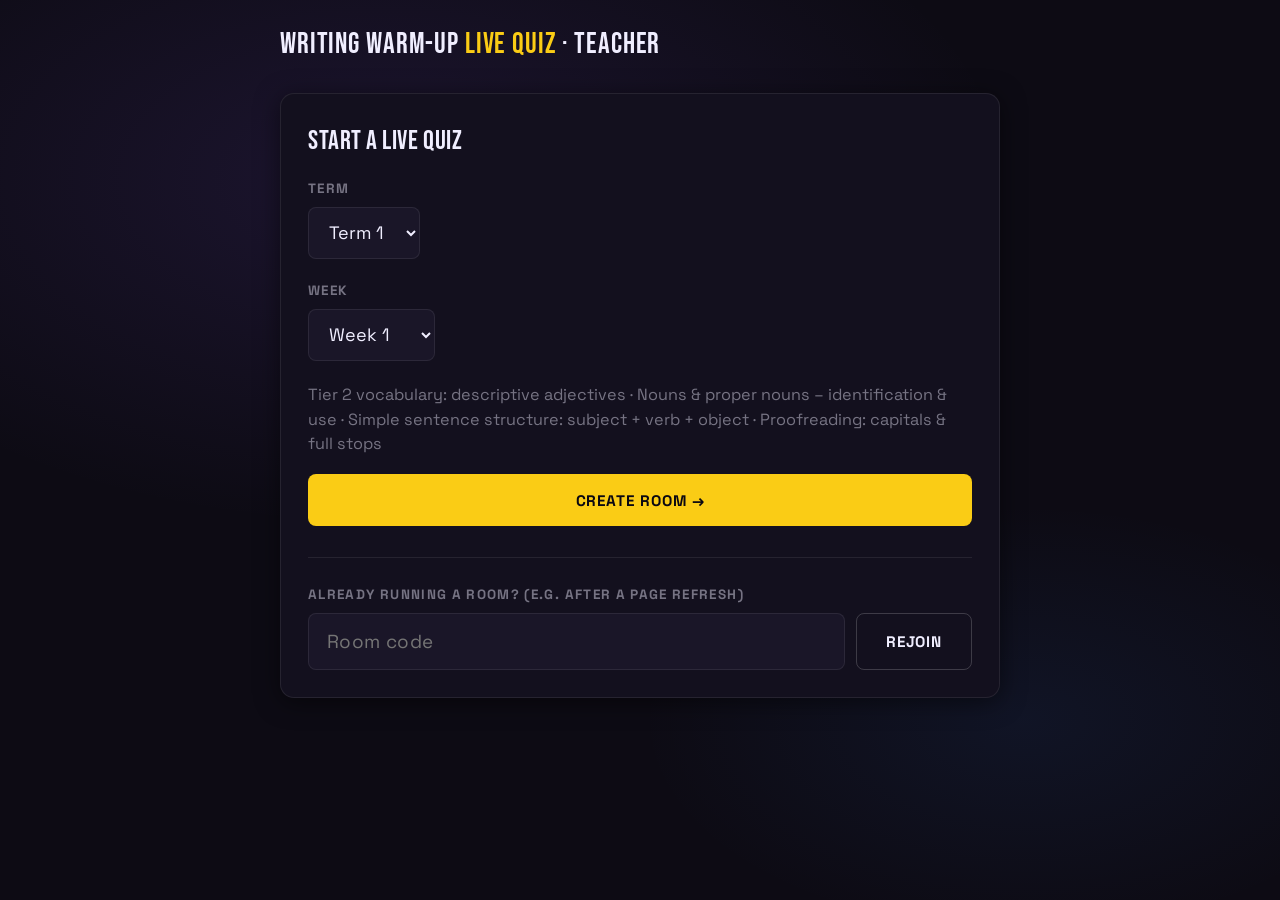
<file: host.html>
<!DOCTYPE html>
<html lang="en">
<head>
<meta charset="UTF-8" />
<meta name="viewport" content="width=device-width, initial-scale=1.0, maximum-scale=1" />
<title>Writing Warm-Up — Live Quiz (Teacher)</title>
<link rel="preconnect" href="https://fonts.googleapis.com" />
<link rel="preconnect" href="https://fonts.gstatic.com" crossorigin />
<link href="https://fonts.googleapis.com/css2?family=Bebas+Neue&family=Space+Grotesk:wght@300;400;500;600;700&display=swap" rel="stylesheet" />
<link rel="stylesheet" href="live-quiz-theme.css" />
<style>
  .logo{font-family:var(--font-display);font-size:1.6rem;letter-spacing:.03em;margin-bottom:1.5rem}
  .logo span{color:var(--gold)}
  .code-box{
    font-family:var(--font-display);font-size:clamp(2.5rem,10vw,4rem);letter-spacing:.35em;
    text-align:center;color:var(--gold);padding:1rem 0 .25rem;
  }
  #qrcode{display:flex;justify-content:center;padding:1rem 0}
  #qrcode img,#qrcode canvas{border-radius:10px;background:#fff;padding:10px}
  .join-link{text-align:center;font-size:.85rem;word-break:break-all}
  .lobby-col h3{font-size:.7rem;letter-spacing:.14em;text-transform:uppercase;margin-bottom:.6rem;display:flex;align-items:center;gap:.4rem;justify-content:space-between}
  .lobby-list{list-style:none;display:flex;flex-direction:column;gap:.4rem;min-height:3rem}
  .lobby-list li{background:var(--bg-surface);border:1px solid var(--border);border-radius:6px;padding:.55rem .8rem;font-size:.95rem}
  .lobby-empty{color:var(--text-dim);font-size:.85rem;font-style:italic;padding:.5rem 0}
  .score-row{display:flex;align-items:center;gap:1rem;background:var(--bg-surface);border:1px solid var(--border);border-radius:10px;padding:1rem 1.25rem;margin-bottom:.75rem}
  .score-row .rank{font-family:var(--font-display);font-size:1.6rem;color:var(--text-dim);width:2rem}
  .score-row .name{flex:1;font-weight:600}
  .score-row .pts{font-family:var(--font-display);font-size:1.8rem}
  .score-bar-track{background:var(--bg);border-radius:6px;height:8px;overflow:hidden;margin-top:.4rem}
  .score-bar-fill{height:100%;border-radius:6px;transition:width .5s ease}
  .progress-note{text-align:center;color:var(--text-muted);font-size:.85rem;margin-top:.5rem}
  .podium{display:flex;align-items:flex-end;justify-content:center;gap:.75rem;margin:1.5rem 0 2rem}
  .podium-item{background:var(--bg-surface);border:1px solid var(--border);border-radius:10px 10px 0 0;padding:1rem .75rem;text-align:center;width:8.5rem}
  .podium-item.p1{order:2;height:9rem;border-top:3px solid var(--gold)}
  .podium-item.p2{order:1;height:7rem;border-top:3px solid #c0c0c0}
  .podium-item.p3{order:3;height:5.5rem;border-top:3px solid #cd7f32}
  .podium-medal{font-size:1.8rem}
  .podium-name{font-weight:700;font-size:.85rem;margin:.3rem 0 .15rem;word-break:break-word}
  .podium-score{font-family:var(--font-display);font-size:1.3rem;color:var(--gold)}
  .team-final{display:flex;gap:1rem;justify-content:center;margin:1.5rem 0}
  .team-final .box{flex:1;max-width:220px;background:var(--bg-surface);border-radius:10px;padding:1.25rem;text-align:center}
  .team-final .box.winner{box-shadow:0 0 0 2px var(--gold),0 0 30px rgba(250,204,21,.3)}
  .winner-banner{font-family:var(--font-display);font-size:clamp(2rem,6vw,3.2rem);text-align:center;color:var(--gold);margin-bottom:.25rem}
  .hidden{display:none !important}
  .qtext{color:var(--text-muted);font-size:.9rem;margin:.15rem 0 1rem}
  label{font-size:.75rem;font-weight:700;letter-spacing:.1em;text-transform:uppercase;color:var(--text-muted);display:block;margin-bottom:.4rem}
  .field{margin-bottom:1.25rem}
</style>
</head>
<body>
<div class="wrap">
  <div class="logo">Writing Warm-Up <span>Live Quiz</span> · Teacher</div>

  <div id="view-config-error" class="card hidden">
    <h2>⚠ Firebase not configured</h2>
    <p class="muted" style="margin-top:.75rem">
      Open <code>firebase-config.js</code> and paste in your Firebase project's config —
      see <code>SETUP.md</code> for the 5-minute walkthrough.
    </p>
  </div>

  <!-- SETUP: choose term/week -->
  <div id="view-setup" class="card hidden">
    <h2 style="margin-bottom:1rem">Start a Live Quiz</h2>
    <div class="field">
      <label>Term</label>
      <select id="termSelect"></select>
    </div>
    <div class="field">
      <label>Week</label>
      <select id="weekSelect"></select>
    </div>
    <div id="weekPreview" class="qtext"></div>
    <button class="btn" id="createRoomBtn" style="width:100%">Create Room →</button>

    <div style="margin-top:1.75rem;padding-top:1.5rem;border-top:1px solid var(--border)">
      <label>Already running a room? (e.g. after a page refresh)</label>
      <div class="row" style="gap:.6rem">
        <input type="text" id="rejoinInput" maxlength="6" placeholder="Room code" style="flex:1" autocapitalize="characters" />
        <button class="btn btn-outline" id="rejoinBtn">Rejoin</button>
      </div>
      <div id="rejoinError" class="error-box hidden" style="margin-top:.6rem"></div>
    </div>
  </div>

  <!-- LOBBY: room code + QR + live joins -->
  <div id="view-lobby" class="card hidden">
    <p class="center muted" style="font-size:.75rem;letter-spacing:.14em;text-transform:uppercase">Room Code</p>
    <div class="code-box" id="roomCodeDisplay">------</div>
    <div id="qrcode"></div>
    <p class="join-link muted" id="joinLinkText"></p>

    <div class="grid2" style="margin-top:1.75rem">
      <div class="lobby-col">
        <h3><span class="team-pill kiwi">🥝 Kiwi</span><span id="kiwiCount">0</span></h3>
        <ul class="lobby-list" id="kiwiList"></ul>
      </div>
      <div class="lobby-col">
        <h3><span class="team-pill tui">🐦 Tui</span><span id="tuiCount">0</span></h3>
        <ul class="lobby-list" id="tuiList"></ul>
      </div>
    </div>

    <button class="btn" id="startQuizBtn" style="width:100%;margin-top:1.75rem">Start Quiz →</button>
    <button class="btn btn-outline" id="cancelRoomBtn" style="width:100%;margin-top:.6rem">Cancel / New Room</button>
  </div>

  <!-- LIVE: scoreboard while playing -->
  <div id="view-live" class="card hidden">
    <h2 class="center" style="margin-bottom:.25rem">🏁 Live Scoreboard</h2>
    <p class="progress-note" id="liveProgressNote"></p>
    <div id="liveTeamScores" style="margin-top:1.5rem"></div>
    <button class="btn" id="endQuizBtn" style="width:100%;margin-top:1.5rem">End Quiz &amp; Reveal Results →</button>
  </div>

  <!-- RESULTS: final -->
  <div id="view-results" class="card hidden">
    <div class="winner-banner" id="winnerBanner"></div>
    <p class="center muted" id="winnerSub" style="margin-bottom:.5rem"></p>

    <div class="team-final" id="teamFinalBoxes"></div>

    <h3 class="center" style="margin:1.75rem 0 0;font-size:1.1rem;letter-spacing:.08em;text-transform:uppercase;color:var(--text-muted)">Top Students</h3>
    <div class="podium" id="podium"></div>

    <button class="btn" id="newQuizBtn" style="width:100%;margin-top:1rem">New Quiz →</button>
  </div>
</div>

<script src="firebase-config.js"></script>
<script src="quiz-data.js"></script>
<script src="qrcode.min.js"></script>
<script type="module">
import { initializeApp } from "./firebase-bundle.js";
import {
  getDatabase, ref, set, update, onValue, get
} from "./firebase-bundle.js";

const views = ["view-config-error","view-setup","view-lobby","view-live","view-results"];
function show(id){ views.forEach(v => document.getElementById(v).classList.toggle("hidden", v!==id)); }

const cfg = window.FIREBASE_CONFIG || {};
if (!cfg.apiKey || cfg.apiKey.includes("PASTE_YOUR")) {
  show("view-config-error");
  throw new Error("Firebase not configured");
}

const app = initializeApp(cfg);
const db = getDatabase(app);

const KIWI = { key: "kiwi", label: "Team Kiwi 🥝", color: "#3b82f6" };
const TUI  = { key: "tui",  label: "Team Tui 🐦",  color: "#f97316" };

const CODE_CHARS = "ABCDEFGHJKMNPQRSTUVWXYZ23456789";
function genRoomCode(){
  let s = "";
  for (let i=0;i<6;i++) s += CODE_CHARS[Math.floor(Math.random()*CODE_CHARS.length)];
  return s;
}

let roomCode = null;
let unsubPlayers = null;
let unsubMeta = null;

// ---------- SETUP VIEW ----------
const termSelect = document.getElementById("termSelect");
const weekSelect = document.getElementById("weekSelect");
const weekPreview = document.getElementById("weekPreview");

for (let t=1; t<=4; t++){
  const o = document.createElement("option");
  o.value = t; o.textContent = "Term " + t;
  termSelect.appendChild(o);
}
for (let w=1; w<=10; w++){
  const o = document.createElement("option");
  o.value = w; o.textContent = "Week " + w;
  weekSelect.appendChild(o);
}
function updatePreview(){
  const key = termSelect.value + "-" + weekSelect.value;
  const topics = (window.QUIZ_WEEK_TOPICS || {})[key];
  weekPreview.textContent = topics ? topics.join(" · ") : "";
}
termSelect.onchange = updatePreview;
weekSelect.onchange = updatePreview;
updatePreview();

document.getElementById("createRoomBtn").onclick = async () => {
  const term = Number(termSelect.value);
  const week = Number(weekSelect.value);
  const key = term + "-" + week;
  if (!(window.QUIZ_DATA || {})[key]) { alert("No quiz data found for that term/week."); return; }

  roomCode = genRoomCode();
  await set(ref(db, "rooms/" + roomCode), {
    meta: { term, week, status: "waiting", questionCount: 16, createdAt: Date.now() },
    players: {}
  });
  enterLobby();
};

document.getElementById("rejoinBtn").onclick = async () => {
  const errBox = document.getElementById("rejoinError");
  errBox.classList.add("hidden");
  const code = (document.getElementById("rejoinInput").value || "").trim().toUpperCase();
  if (!code) { errBox.textContent = "Enter a room code."; errBox.classList.remove("hidden"); return; }

  const snap = await get(ref(db, "rooms/" + code + "/meta"));
  if (!snap.exists()) { errBox.textContent = "No room found with that code."; errBox.classList.remove("hidden"); return; }

  roomCode = code;
  const meta = snap.val();
  if (meta.status === "waiting") enterLobby();
  else if (meta.status === "playing") enterLive();
  else enterResults();
};

// ---------- LOBBY VIEW ----------
function enterLobby(){
  show("view-lobby");
  document.getElementById("roomCodeDisplay").textContent = roomCode;

  const studentUrl = new URL("student.html", window.location.href);
  studentUrl.searchParams.set("room", roomCode);
  document.getElementById("joinLinkText").textContent = studentUrl.toString();

  const qrEl = document.getElementById("qrcode");
  qrEl.innerHTML = "";
  new QRCode(qrEl, { text: studentUrl.toString(), width: 200, height: 200, colorDark: "#0a0812", colorLight: "#ffffff" });

  listenPlayers(renderLobbyPlayers);
}

function renderLobbyPlayers(players){
  const kiwiList = document.getElementById("kiwiList");
  const tuiList = document.getElementById("tuiList");
  kiwiList.innerHTML = ""; tuiList.innerHTML = "";
  let kiwiN = 0, tuiN = 0;
  // count names per team so repeats can be flagged for the teacher
  const nameCount = {};
  Object.values(players).forEach(p => {
    const k = p.team + "|" + (p.name || "").trim().toLowerCase();
    nameCount[k] = (nameCount[k] || 0) + 1;
  });
  Object.entries(players).forEach(([id, p]) => {
    const li = document.createElement("li");
    li.style.display = "flex";
    li.style.alignItems = "center";
    li.style.gap = ".5rem";
    const dupe = nameCount[p.team + "|" + (p.name || "").trim().toLowerCase()] > 1;

    const nameEl = document.createElement("span");
    nameEl.style.flex = "1";
    nameEl.textContent = p.name + (dupe ? "  ⚠ repeated name" : "");
    if (dupe) nameEl.style.color = "#facc15";
    li.appendChild(nameEl);

    const del = document.createElement("button");
    del.textContent = "✕";
    del.title = "Remove " + p.name + " from the lobby";
    del.style.cssText = "background:none;border:none;color:var(--text-muted);cursor:pointer;font-size:.95rem;line-height:1;padding:.15rem .3rem";
    del.onmouseenter = () => del.style.color = "#e63946";
    del.onmouseleave = () => del.style.color = "var(--text-muted)";
    del.onclick = () => {
      if (!confirm("Remove " + p.name + " from the lobby?")) return;
      set(ref(db, "rooms/" + roomCode + "/players/" + id), null);
    };
    li.appendChild(del);

    if (p.team === "kiwi"){ kiwiList.appendChild(li); kiwiN++; }
    else { tuiList.appendChild(li); tuiN++; }
  });
  if (kiwiN===0) kiwiList.innerHTML = '<li class="lobby-empty" style="background:none;border:none">Waiting for players…</li>';
  if (tuiN===0) tuiList.innerHTML = '<li class="lobby-empty" style="background:none;border:none">Waiting for players…</li>';
  document.getElementById("kiwiCount").textContent = kiwiN;
  document.getElementById("tuiCount").textContent = tuiN;
}

document.getElementById("startQuizBtn").onclick = async () => {
  await update(ref(db, "rooms/" + roomCode + "/meta"), { status: "playing", startedAt: Date.now() });
  enterLive();
};

document.getElementById("cancelRoomBtn").onclick = () => {
  cleanupListeners();
  roomCode = null;
  show("view-setup");
};

// ---------- LIVE VIEW ----------
function enterLive(){
  show("view-live");
  listenPlayers(renderLiveScoreboard);
}

function renderLiveScoreboard(players){
  const list = Object.values(players);
  const totals = { kiwi: 0, tui: 0 };
  let finished = 0;
  list.forEach(p => { totals[p.team] = (totals[p.team]||0) + (p.score||0); if (p.finished) finished++; });

  const teams = [
    { ...KIWI, total: totals.kiwi },
    { ...TUI,  total: totals.tui }
  ].sort((a,b)=>b.total-a.total);

  const maxTotal = Math.max(1, teams[0].total);
  const box = document.getElementById("liveTeamScores");
  box.innerHTML = "";
  teams.forEach(t => {
    const row = document.createElement("div");
    row.className = "score-row";
    row.innerHTML = `
      <div style="flex:1">
        <div style="display:flex;justify-content:space-between;align-items:center">
          <span class="team-pill ${t.key}">${t.label}</span>
          <span class="pts" style="color:${t.color}">${t.total}</span>
        </div>
        <div class="score-bar-track"><div class="score-bar-fill" style="width:${(t.total/maxTotal*100).toFixed(0)}%;background:${t.color}"></div></div>
      </div>`;
    box.appendChild(row);
  });
  document.getElementById("liveProgressNote").textContent =
    list.length ? `${finished} / ${list.length} students finished` : "Waiting for students to answer…";
}

document.getElementById("endQuizBtn").onclick = async () => {
  await update(ref(db, "rooms/" + roomCode + "/meta"), { status: "finished", finishedAt: Date.now() });
  enterResults();
};

// ---------- RESULTS VIEW ----------
function enterResults(){
  show("view-results");
  listenPlayers(renderResults);
}

function renderResults(players){
  const list = Object.values(players);
  const totals = { kiwi: 0, tui: 0 };
  list.forEach(p => { totals[p.team] = (totals[p.team]||0) + (p.score||0); });

  const teams = [ { ...KIWI, total: totals.kiwi }, { ...TUI, total: totals.tui } ];
  const isTie = teams[0].total === teams[1].total;
  const winner = isTie ? null : (teams[0].total > teams[1].total ? teams[0] : teams[1]);

  document.getElementById("winnerBanner").textContent = isTie ? "IT'S A TIE!" : `${winner.label} WINS!`;
  document.getElementById("winnerBanner").style.color = isTie ? "var(--gold)" : winner.color;
  document.getElementById("winnerSub").textContent =
    `Team Kiwi ${totals.kiwi} · Team Tui ${totals.tui} — combined class score`;

  const teamBoxes = document.getElementById("teamFinalBoxes");
  teamBoxes.innerHTML = "";
  teams.sort((a,b)=>b.total-a.total).forEach(t => {
    const div = document.createElement("div");
    div.className = "box" + (!isTie && t.key===winner.key ? " winner" : "");
    div.innerHTML = `<div class="team-pill ${t.key}">${t.label}</div>
      <div style="font-family:var(--font-display);font-size:2.2rem;color:${t.color};margin-top:.4rem">${t.total}</div>`;
    teamBoxes.appendChild(div);
  });

  const top3 = list.slice().sort((a,b)=>(b.score||0)-(a.score||0)).slice(0,3);
  const medals = ["🥇","🥈","🥉"];
  const podium = document.getElementById("podium");
  podium.innerHTML = "";
  top3.forEach((p, i) => {
    const div = document.createElement("div");
    div.className = "podium-item p" + (i+1);
    div.innerHTML = `<div class="podium-medal">${medals[i]}</div>
      <div class="podium-name">${p.name}</div>
      <div class="podium-score">${p.score||0}</div>`;
    podium.appendChild(div);
  });
  if (top3.length === 0) podium.innerHTML = '<p class="muted center">No students joined this round.</p>';
}

document.getElementById("newQuizBtn").onclick = () => {
  cleanupListeners();
  roomCode = null;
  show("view-setup");
};

// ---------- shared listener helpers ----------
function listenPlayers(cb){
  cleanupListeners(false);
  unsubPlayers = onValue(ref(db, "rooms/" + roomCode + "/players"), snap => {
    cb(snap.val() || {});
  });
}

function cleanupListeners(clearMeta){
  if (unsubPlayers) { unsubPlayers(); unsubPlayers = null; }
  if (clearMeta !== false && unsubMeta) { unsubMeta(); unsubMeta = null; }
}

show("view-setup");
</script>
</body>
</html>
</file>
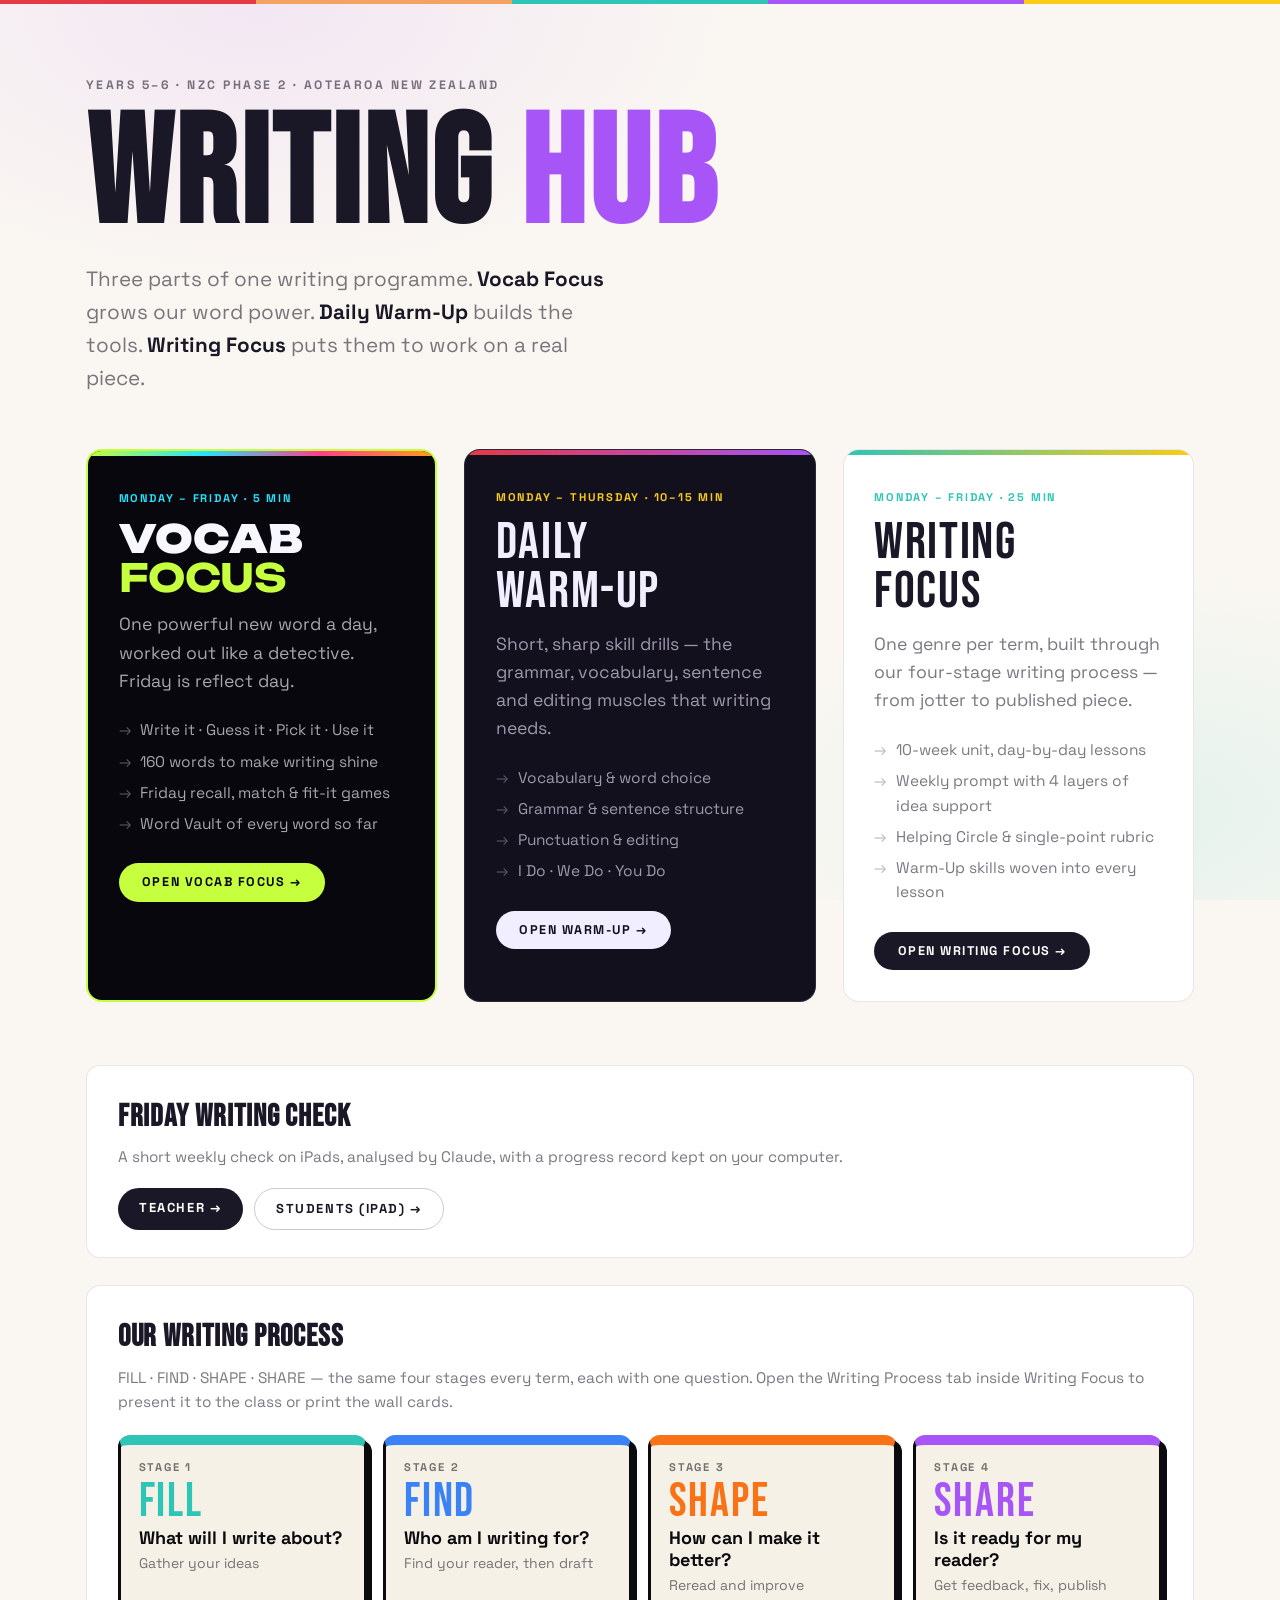
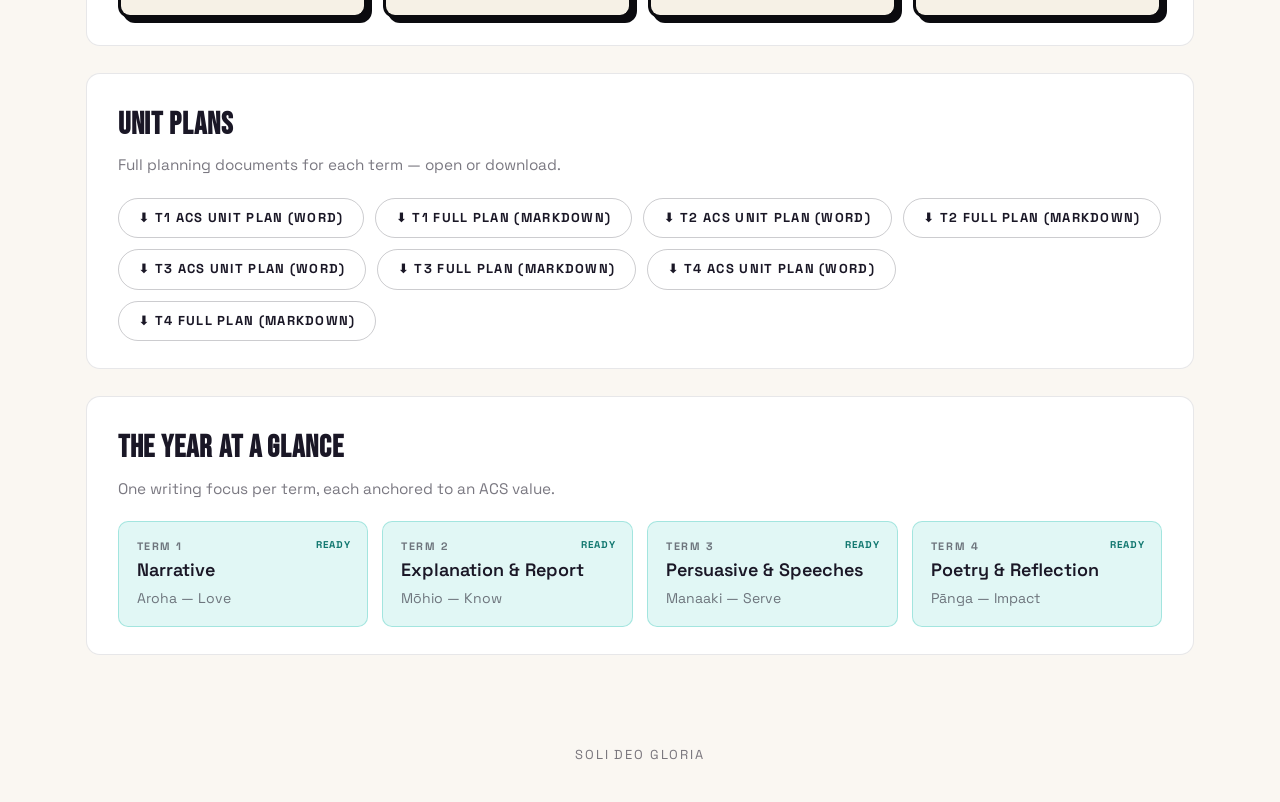
<file: hub.html>
<!DOCTYPE html>
<html lang="en">
<head>
<meta charset="UTF-8">
<meta http-equiv="refresh" content="0; url=index.html">
<link rel="canonical" href="index.html">
<title>Writing Hub</title>
</head>
<body style="font-family:system-ui;padding:2rem">
<p>The Writing Hub has moved to <a href="index.html">index.html</a>.</p>
<script>location.replace("index.html");</script>
</body>
</html>
</file>
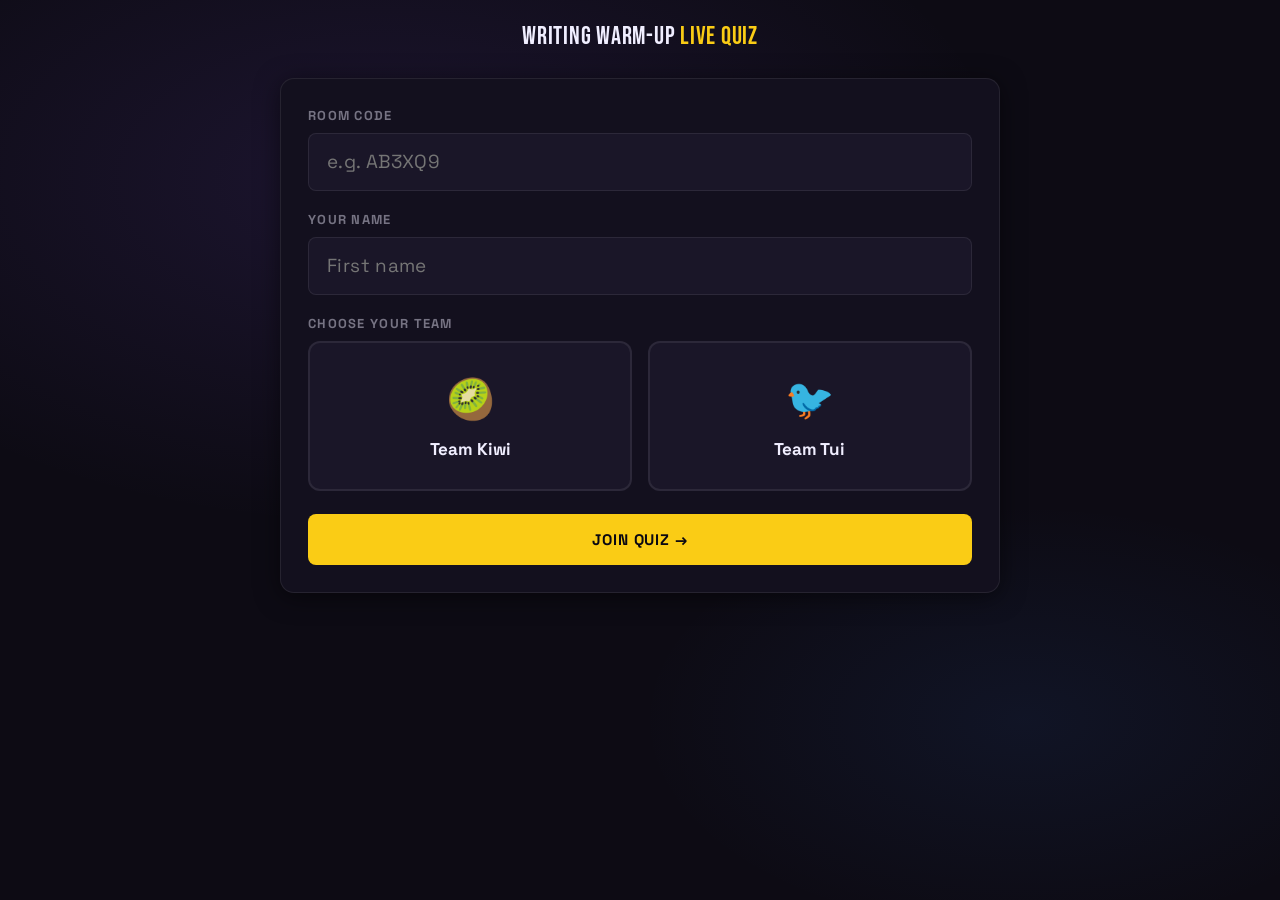
<file: student.html>
<!DOCTYPE html>
<html lang="en">
<head>
<meta charset="UTF-8" />
<meta name="viewport" content="width=device-width, initial-scale=1.0, maximum-scale=1, user-scalable=no" />
<title>Writing Warm-Up — Live Quiz</title>
<link rel="preconnect" href="https://fonts.googleapis.com" />
<link rel="preconnect" href="https://fonts.gstatic.com" crossorigin />
<link href="https://fonts.googleapis.com/css2?family=Bebas+Neue&family=Space+Grotesk:wght@300;400;500;600;700&display=swap" rel="stylesheet" />
<link rel="stylesheet" href="live-quiz-theme.css" />
<style>
  body{padding:1rem}
  .logo{font-family:var(--font-display);font-size:1.4rem;letter-spacing:.03em;margin-bottom:1.25rem;text-align:center}
  .logo span{color:var(--gold)}
  .hidden{display:none !important}
  label{font-size:.72rem;font-weight:700;letter-spacing:.1em;text-transform:uppercase;color:var(--text-muted);display:block;margin-bottom:.4rem}
  .field{margin-bottom:1.1rem}
  .team-choice{display:grid;grid-template-columns:1fr 1fr;gap:.85rem;margin-bottom:1.25rem}
  .team-btn{
    border-radius:12px;padding:1.5rem 1rem;text-align:center;cursor:pointer;
    border:2px solid var(--border);background:var(--bg-surface);transition:all .15s;
  }
  .team-btn .emoji{font-size:2.2rem;display:block;margin-bottom:.3rem}
  .team-btn .lbl{font-weight:700;font-size:.95rem}
  .team-btn.kiwi.selected{border-color:var(--kiwi);background:rgba(59,130,246,.14);box-shadow:0 0 0 1px var(--kiwi)}
  .team-btn.tui.selected{border-color:var(--tui);background:rgba(249,115,22,.14);box-shadow:0 0 0 1px var(--tui)}
  .waiting-icon{font-size:2.5rem;margin-bottom:1rem}
  #qHeader{display:flex;align-items:center;justify-content:space-between;margin-bottom:.5rem}
  #qCounter{font-size:.7rem;font-weight:700;letter-spacing:.12em;text-transform:uppercase;color:var(--text-muted)}
  .timer-wrap{width:100%;height:10px;background:var(--bg-surface);border-radius:6px;overflow:hidden;margin-bottom:1.25rem}
  #timerBar{height:100%;background:var(--gold);width:100%;transition:width .1s linear,background .3s}
  #qText{font-size:1.3rem;font-weight:600;line-height:1.4;margin-bottom:1.25rem}
  .opt-grid{display:grid;grid-template-columns:1fr 1fr;gap:.75rem}
  .opt-btn{
    background:var(--bg-card);border:2px solid var(--border);border-radius:10px;padding:1.1rem .9rem;
    text-align:left;font-family:var(--font-body);font-size:1rem;font-weight:500;color:var(--text);
    cursor:pointer;display:flex;align-items:center;gap:.65rem;transition:all .15s;
  }
  .opt-letter{width:26px;height:26px;border-radius:50%;background:rgba(255,255,255,.08);display:flex;align-items:center;justify-content:center;font-family:var(--font-display);font-size:.95rem;flex-shrink:0}
  .opt-btn.correct{border-color:var(--green);background:rgba(16,185,129,.15)}
  .opt-btn.wrong{border-color:var(--red);background:rgba(230,57,70,.15)}
  .opt-btn:disabled{cursor:default}
  .feedback-flash{position:fixed;inset:0;pointer-events:none;z-index:50;transition:opacity .3s}
  .feedback-flash.correct{background:rgba(16,185,129,.18)}
  .feedback-flash.wrong{background:rgba(230,57,70,.22)}
  .points-toast{
    font-family:var(--font-display);font-size:2.2rem;text-align:center;margin:.5rem 0 0;
  }
  .points-toast.zero{color:var(--red)}
  .points-toast.earn{color:var(--green)}
  .score-track{margin-top:1.5rem;text-align:center}
  .score-track .big{font-family:var(--font-display);font-size:3rem;color:var(--gold)}
  .rank-line{text-align:center;font-family:var(--font-display);font-size:1.6rem;margin:.5rem 0}
  .winner-banner{font-family:var(--font-display);font-size:clamp(1.8rem,8vw,2.6rem);text-align:center;color:var(--gold);margin-bottom:.25rem}
  .team-final{display:flex;gap:.75rem;justify-content:center;margin:1.25rem 0}
  .team-final .box{flex:1;max-width:180px;background:var(--bg-surface);border-radius:10px;padding:1rem;text-align:center}
  .team-final .box.winner{box-shadow:0 0 0 2px var(--gold),0 0 30px rgba(250,204,21,.3)}
</style>
</head>
<body>
<div class="wrap">
  <div class="logo">Writing Warm-Up <span>Live Quiz</span></div>

  <div id="view-config-error" class="card hidden"><h2>⚠ Quiz not set up yet</h2><p class="muted" style="margin-top:.5rem">Ask your teacher — the room link may be missing its setup.</p></div>

  <!-- JOIN -->
  <div id="view-join" class="card hidden">
    <div id="joinError" class="error-box hidden"></div>
    <div class="field" id="roomCodeField">
      <label>Room Code</label>
      <input type="text" id="roomCodeInput" maxlength="6" placeholder="e.g. AB3XQ9" autocapitalize="characters" />
    </div>
    <div class="field">
      <label>Your Name</label>
      <input type="text" id="nameInput" maxlength="20" placeholder="First name" />
    </div>
    <div class="field">
      <label>Choose Your Team</label>
      <div class="team-choice">
        <div class="team-btn kiwi" id="pickKiwi"><span class="emoji">🥝</span><span class="lbl">Team Kiwi</span></div>
        <div class="team-btn tui" id="pickTui"><span class="emoji">🐦</span><span class="lbl">Team Tui</span></div>
      </div>
    </div>
    <div id="dupWarn" class="hidden" style="background:rgba(250,204,21,.12);border:1px solid #facc15;color:#facc15;border-radius:8px;padding:.85rem 1rem;margin-bottom:.9rem;font-size:.9rem;line-height:1.5">
      <div id="dupWarnText" style="margin-bottom:.75rem"></div>
      <div style="display:flex;gap:.5rem">
        <button class="btn" id="dupSameBtn" style="flex:1">That's me</button>
        <button class="btn" id="dupNewBtn" style="flex:1;background:transparent;border:1px solid #facc15;color:#facc15">I'm someone else</button>
      </div>
    </div>
    <button class="btn" id="joinBtn" style="width:100%">Join Quiz →</button>
  </div>

  <!-- WAITING FOR START -->
  <div id="view-waiting" class="card hidden center">
    <div class="waiting-icon">⏳</div>
    <h2>You're in!</h2>
    <p class="muted" style="margin:.5rem 0 1rem">Waiting for your teacher to start the quiz…</p>
    <span class="team-pill" id="waitingTeamPill"></span>
    <div class="spinner" style="margin-top:1.5rem"></div>
    <button id="notMeBtn" style="margin-top:1.5rem;background:none;border:none;color:var(--text-muted);font-size:.8rem;text-decoration:underline;cursor:pointer;font-family:inherit">Not you? Start again</button>
  </div>

  <!-- QUESTION -->
  <div id="view-question" class="card hidden">
    <div id="qHeader">
      <span id="qCounter"></span>
      <span id="qTimerNum" class="muted" style="font-family:var(--font-display);font-size:1.1rem">30</span>
    </div>
    <div class="timer-wrap"><div id="timerBar"></div></div>
    <div id="qText"></div>
    <div class="opt-grid" id="optGrid"></div>
    <div class="points-toast hidden" id="pointsToast"></div>
  </div>

  <!-- DONE, WAITING FOR REVEAL -->
  <div id="view-done" class="card hidden center">
    <div class="waiting-icon">🎉</div>
    <h2>All done!</h2>
    <div class="score-track">
      <div class="muted" style="font-size:.75rem;letter-spacing:.1em;text-transform:uppercase">Your Score</div>
      <div class="big" id="doneScore">0</div>
    </div>
    <p class="muted" style="margin-top:1rem">Waiting for your teacher to reveal the final results…</p>
    <div class="spinner" style="margin-top:1.25rem"></div>
  </div>

  <!-- FINAL RESULTS -->
  <div id="view-results" class="card hidden">
    <div class="rank-line" id="myRankLine"></div>
    <div class="score-track" style="margin-top:0">
      <div class="muted" style="font-size:.75rem;letter-spacing:.1em;text-transform:uppercase">Your Score</div>
      <div class="big" id="resultsMyScore">0</div>
    </div>
    <div class="winner-banner" style="margin-top:1.5rem" id="winnerBanner"></div>
    <p class="center muted" id="winnerSub"></p>
    <div class="team-final" id="teamFinalBoxes"></div>
  </div>
</div>

<div class="feedback-flash" id="feedbackFlash"></div>

<script src="firebase-config.js"></script>
<script src="quiz-data.js"></script>
<script type="module">
import { initializeApp } from "./firebase-bundle.js";
import {
  getDatabase, ref, set, update, onValue, get
} from "./firebase-bundle.js";

const views = ["view-config-error","view-join","view-waiting","view-question","view-done","view-results"];
function show(id){ views.forEach(v => document.getElementById(v).classList.toggle("hidden", v!==id)); }

const cfg = window.FIREBASE_CONFIG || {};
if (!cfg.apiKey || cfg.apiKey.includes("PASTE_YOUR")) { show("view-config-error"); throw new Error("no config"); }

const app = initializeApp(cfg);
const db = getDatabase(app);

const KIWI = { key: "kiwi", label: "Team Kiwi 🥝", color: "#3b82f6" };
const TUI  = { key: "tui",  label: "Team Tui 🐦",  color: "#f97316" };
const QUESTION_TIME = 30; // seconds

const params = new URLSearchParams(window.location.search);
let roomCode = (params.get("room") || "").toUpperCase();
let playerId = null;
let selectedTeam = null;
let quizKey = null;      // "term-week"
let questions = null;    // shuffled-per-player option order, fixed question order
let roomMetaUnsub = null;

function storageKey(code){ return "wwu_quiz_" + code; }

// One stable id per browser. Re-joining from the same device always writes to the
// same player record instead of creating a second one, so a double-tap on Join,
// a refresh, or a re-scan of the QR code can never put a student on the list twice.
let DEVICE_ID = null;
function deviceId(){
  if (DEVICE_ID) return DEVICE_ID;
  try { DEVICE_ID = localStorage.getItem("wwu_device_id"); } catch(e){}
  if (!DEVICE_ID) {
    DEVICE_ID = "p" + Date.now().toString(36) + Math.random().toString(36).slice(2,8);
    try { localStorage.setItem("wwu_device_id", DEVICE_ID); } catch(e){}
  }
  return DEVICE_ID;
}
function saveSession(){
  try { localStorage.setItem(storageKey(roomCode), JSON.stringify({ playerId, quizKey })); } catch(e){}
}
let joining = false;
let pendingTwinId = null;

// ---------- boot ----------
init();

async function init(){
  document.getElementById("roomCodeInput").value = roomCode;
  if (roomCode) document.getElementById("roomCodeField").classList.add("hidden");

  // resume check - the room-specific note first, then this browser's stable id
  if (roomCode) {
    let pid = null;
    try {
      const saved = localStorage.getItem(storageKey(roomCode));
      if (saved) pid = JSON.parse(saved).playerId;
    } catch(e) { /* ignore */ }
    if (!pid) pid = deviceId();
    try {
      const snap = await get(ref(db, "rooms/" + roomCode + "/players/" + pid));
      if (snap.exists()) {
        playerId = pid;
        const p = snap.val();
        selectedTeam = p.team;
        saveSession();
        await resumeSession(p);
        return;
      }
    } catch(e) { /* fall through to join screen */ }
  }

  document.getElementById("pickKiwi").onclick = () => selectTeam("kiwi");
  document.getElementById("pickTui").onclick = () => selectTeam("tui");
  document.getElementById("joinBtn").onclick = () => attemptJoin();
  document.getElementById("dupSameBtn").onclick = () => {
    const id = pendingTwinId; pendingTwinId = null; hideDupWarn(); attemptJoin(id, false);
  };
  document.getElementById("dupNewBtn").onclick = () => {
    pendingTwinId = null; hideDupWarn(); attemptJoin(null, true);
  };
  show("view-join");
}

function selectTeam(t){
  selectedTeam = t;
  document.getElementById("pickKiwi").classList.toggle("selected", t==="kiwi");
  document.getElementById("pickTui").classList.toggle("selected", t==="tui");
}

async function attemptJoin(adoptId, force){
  if (joining) return;                       // a second tap while the first is still saving
  const btn = document.getElementById("joinBtn");
  const errBox = document.getElementById("joinError");
  errBox.classList.add("hidden");
  hideDupWarn();

  const code = (document.getElementById("roomCodeInput").value || "").trim().toUpperCase();
  const name = (document.getElementById("nameInput").value || "").trim();

  if (!code || code.length < 4) return joinError("Enter the room code your teacher gave you.");
  if (!name) return joinError("Enter your name.");
  if (!selectedTeam) return joinError("Choose a team.");

  joining = true;
  const btnLabel = btn.textContent;
  btn.disabled = true;
  btn.textContent = "Joining…";
  try {
    const roomSnap = await get(ref(db, "rooms/" + code + "/meta"));
    if (!roomSnap.exists()) return joinError("Room not found — check the code with your teacher.");
    const meta = roomSnap.val();
    if (meta.status !== "waiting") return joinError("This quiz has already started or finished — ask your teacher for a new code.");

    roomCode = code;
    quizKey = meta.term + "-" + meta.week;

    const playersSnap = await get(ref(db, "rooms/" + roomCode + "/players"));
    const players = playersSnap.val() || {};

    // Already joined this room from this browser? Re-use that record - don't make a new one.
    let existingId = adoptId || (players[deviceId()] ? deviceId() : null);

    // Same name already on this team, from another device? Ask before adding a second row.
    if (!existingId && !force) {
      const twinId = Object.keys(players).find(k =>
        (players[k].name || "").trim().toLowerCase() === name.toLowerCase() &&
        players[k].team === selectedTeam);
      if (twinId) { showDupWarn(name, twinId); return; }
    }

    if (existingId) {
      playerId = existingId;
      // keep whatever score that record already has; only correct the name/team
      await update(ref(db, "rooms/" + roomCode + "/players/" + playerId), { name, team: selectedTeam });
    } else {
      playerId = deviceId();
      await set(ref(db, "rooms/" + roomCode + "/players/" + playerId), {
        name, team: selectedTeam, score: 0, questionIndex: 0, finished: false, joinedAt: Date.now()
      });
    }

    saveSession();
    enterWaiting();
  } catch(e) {
    joinError("Couldn't join — check your connection and try again.");
  } finally {
    joining = false;
    btn.disabled = false;
    btn.textContent = btnLabel;
  }
}

function showDupWarn(name, twinId){
  pendingTwinId = twinId;
  document.getElementById("dupWarnText").textContent =
    '"' + name + '" has already joined this team. If that was you (a refresh, or a different device), tap "That\'s me" to carry on with the same place — your points stay with you.';
  document.getElementById("dupWarn").classList.remove("hidden");
}
function hideDupWarn(){
  document.getElementById("dupWarn").classList.add("hidden");
}

function joinError(msg){
  const errBox = document.getElementById("joinError");
  errBox.textContent = msg;
  errBox.classList.remove("hidden");
}

async function resumeSession(player){
  const metaSnap = await get(ref(db, "rooms/" + roomCode + "/meta"));
  if (!metaSnap.exists()) { localStorage.removeItem(storageKey(roomCode)); show("view-join"); init(); return; }
  const meta = metaSnap.val();
  quizKey = meta.term + "-" + meta.week;

  if (meta.status === "waiting") enterWaiting();
  else if (meta.status === "finished") enterResults();
  else { // playing
    currentLocalScore = player.score || 0;
    if (player.finished) enterDone(player.score);
    else startQuestionFlow(player.questionIndex || 0);
  }
}

// ---------- WAITING ----------
function enterWaiting(){
  show("view-waiting");
  const pill = document.getElementById("waitingTeamPill");
  const t = selectedTeam === "kiwi" ? KIWI : TUI;
  pill.textContent = t.label;
  pill.className = "team-pill " + t.key;

  // Shared device: let the next student hand themselves a clean slate.
  document.getElementById("notMeBtn").onclick = async () => {
    try {
      // drop the entry only if it hasn't scored anything yet
      const snap = await get(ref(db, "rooms/" + roomCode + "/players/" + playerId));
      const p = snap.val();
      if (p && !p.score && !p.questionIndex && !p.finished) {
        await set(ref(db, "rooms/" + roomCode + "/players/" + playerId), null);
      }
    } catch(e) { /* leave it for the teacher to remove */ }
    try {
      localStorage.removeItem(storageKey(roomCode));
      localStorage.removeItem("wwu_device_id");
    } catch(e){}
    window.location.reload();
  };

  if (roomMetaUnsub) roomMetaUnsub();
  roomMetaUnsub = onValue(ref(db, "rooms/" + roomCode + "/meta"), snap => {
    const meta = snap.val();
    if (!meta) return;
    if (meta.status === "playing") { roomMetaUnsub(); roomMetaUnsub = null; startQuestionFlow(0); }
    else if (meta.status === "finished") { roomMetaUnsub(); roomMetaUnsub = null; enterResults(); }
  });
}

// ---------- QUESTION FLOW ----------
function buildQuestions(){
  const raw = (window.QUIZ_DATA || {})[quizKey] || [];
  return raw.map(q => {
    const opts = q.options.map((text, i) => ({ text, isCorrect: i === q.correct }));
    for (let i = opts.length-1; i>0; i--){
      const j = Math.floor(Math.random()*(i+1));
      [opts[i],opts[j]] = [opts[j],opts[i]];
    }
    return { q: q.q, options: opts };
  });
}

let qStartTime = null;
let qTimerRAF = null;
let qHardTimeout = null;
let answered = false;
let watchingFinish = null;

function startQuestionFlow(startIndex){
  questions = questions || buildQuestions();
  show("view-question");

  // watch for early quiz-end while playing
  if (watchingFinish) watchingFinish();
  watchingFinish = onValue(ref(db, "rooms/" + roomCode + "/meta/status"), snap => {
    if (snap.val() === "finished") {
      cancelTimers();
      if (watchingFinish) { watchingFinish(); watchingFinish = null; }
      enterResults();
    }
  });

  renderQuestion(startIndex);
}

function renderQuestion(index){
  if (index >= questions.length) { finishQuiz(); return; }

  answered = false;
  document.getElementById("pointsToast").classList.add("hidden");
  document.getElementById("qCounter").textContent = `Question ${index+1} / ${questions.length}`;
  document.getElementById("qText").textContent = questions[index].q;

  const grid = document.getElementById("optGrid");
  grid.innerHTML = "";
  const letters = ["A","B","C","D"];
  questions[index].options.forEach((opt, i) => {
    const btn = document.createElement("button");
    btn.className = "opt-btn";
    btn.innerHTML = `<span class="opt-letter">${letters[i]}</span><span>${opt.text}</span>`;
    btn.onclick = () => submitAnswer(index, i, btn);
    grid.appendChild(btn);
  });

  qStartTime = performance.now();
  const bar = document.getElementById("timerBar");
  const num = document.getElementById("qTimerNum");
  bar.style.background = "var(--gold)";

  cancelTimers();
  function tick(){
    const elapsed = (performance.now() - qStartTime) / 1000;
    const remaining = Math.max(0, QUESTION_TIME - elapsed);
    bar.style.width = (remaining / QUESTION_TIME * 100) + "%";
    num.textContent = Math.ceil(remaining);
    if (remaining <= 5) bar.style.background = "var(--red)";
    else if (remaining <= 9) bar.style.background = "var(--tui)";
    if (remaining > 0 && !answered) qTimerRAF = requestAnimationFrame(tick);
  }
  qTimerRAF = requestAnimationFrame(tick);
  qHardTimeout = setTimeout(() => { if (!answered) submitAnswer(index, -1, null); }, QUESTION_TIME*1000 + 50);
}

function cancelTimers(){
  if (qTimerRAF) cancelAnimationFrame(qTimerRAF);
  if (qHardTimeout) clearTimeout(qHardTimeout);
  qTimerRAF = null; qHardTimeout = null;
}

async function submitAnswer(index, choiceIdx, btnEl){
  if (answered) return;
  answered = true;
  cancelTimers();

  const elapsed = Math.min(QUESTION_TIME, (performance.now() - qStartTime) / 1000);
  const opts = questions[index].options;
  const isCorrect = choiceIdx >= 0 && opts[choiceIdx].isCorrect;
  const earned = isCorrect ? Math.round(100 * Math.max(0, (QUESTION_TIME - elapsed) / QUESTION_TIME)) : 0;

  // visual feedback
  const grid = document.getElementById("optGrid");
  [...grid.children].forEach((el, i) => {
    el.disabled = true;
    if (opts[i].isCorrect) el.classList.add("correct");
    else if (i === choiceIdx) el.classList.add("wrong");
  });
  flash(isCorrect ? "correct" : "wrong");
  const toast = document.getElementById("pointsToast");
  toast.textContent = isCorrect ? `+${earned}` : (choiceIdx === -1 ? "Time's up! +0" : "+0");
  toast.className = "points-toast " + (isCorrect ? "earn" : "zero");
  toast.classList.remove("hidden");

  const newScore = (currentLocalScore = currentLocalScore + earned);
  const newIndex = index + 1;
  const finished = newIndex >= questions.length;

  update(ref(db, "rooms/" + roomCode + "/players/" + playerId), {
    score: newScore, questionIndex: newIndex, finished, lastUpdate: Date.now()
  });

  setTimeout(() => {
    if (finished) { finishQuiz(); }
    else renderQuestion(newIndex);
  }, 1100);
}

let currentLocalScore = 0;
// keep local score in sync when resuming mid-quiz
async function syncLocalScoreFromServer(){
  const snap = await get(ref(db, "rooms/" + roomCode + "/players/" + playerId + "/score"));
  currentLocalScore = snap.val() || 0;
}

function flash(kind){
  const el = document.getElementById("feedbackFlash");
  el.className = "feedback-flash " + kind;
  el.style.opacity = "1";
  setTimeout(() => { el.style.opacity = "0"; }, 500);
}

function finishQuiz(){
  if (watchingFinish) { watchingFinish(); watchingFinish = null; }
  enterDone(currentLocalScore);
}

// ---------- DONE (waiting for reveal) ----------
function enterDone(score){
  show("view-done");
  document.getElementById("doneScore").textContent = score;
  if (roomMetaUnsub) roomMetaUnsub();
  roomMetaUnsub = onValue(ref(db, "rooms/" + roomCode + "/meta/status"), snap => {
    if (snap.val() === "finished") { roomMetaUnsub(); roomMetaUnsub = null; enterResults(); }
  });
}

// ---------- FINAL RESULTS ----------
async function enterResults(){
  show("view-results");
  const snap = await get(ref(db, "rooms/" + roomCode + "/players"));
  const players = snap.val() || {};
  const list = Object.entries(players).map(([id,p]) => ({ id, ...p }));

  const totals = { kiwi: 0, tui: 0 };
  list.forEach(p => { totals[p.team] = (totals[p.team]||0) + (p.score||0); });

  const ranked = list.slice().sort((a,b)=>(b.score||0)-(a.score||0));
  const myRank = ranked.findIndex(p => p.id === playerId) + 1;
  const myScore = (ranked.find(p => p.id === playerId) || {}).score || 0;

  document.getElementById("resultsMyScore").textContent = myScore;
  const rankLine = document.getElementById("myRankLine");
  if (myRank >= 1 && myRank <= 3) {
    const medals = ["🥇","🥈","🥉"];
    rankLine.textContent = `${medals[myRank-1]} You placed #${myRank}!`;
    rankLine.style.color = "var(--gold)";
  } else if (myRank > 0) {
    rankLine.textContent = `You placed #${myRank} of ${ranked.length}`;
    rankLine.style.color = "var(--text)";
  } else {
    rankLine.textContent = "";
  }

  const teams = [ { ...KIWI, total: totals.kiwi }, { ...TUI, total: totals.tui } ];
  const isTie = teams[0].total === teams[1].total;
  const winner = isTie ? null : (teams[0].total > teams[1].total ? teams[0] : teams[1]);

  document.getElementById("winnerBanner").textContent = isTie ? "IT'S A TIE!" : `${winner.label} WINS!`;
  document.getElementById("winnerBanner").style.color = isTie ? "var(--gold)" : winner.color;
  document.getElementById("winnerSub").textContent = `Team Kiwi ${totals.kiwi} · Team Tui ${totals.tui}`;

  const teamBoxes = document.getElementById("teamFinalBoxes");
  teamBoxes.innerHTML = "";
  teams.sort((a,b)=>b.total-a.total).forEach(t => {
    const div = document.createElement("div");
    div.className = "box" + (!isTie && t.key===winner.key ? " winner" : "");
    div.innerHTML = `<div class="team-pill ${t.key}">${t.label}</div>
      <div style="font-family:var(--font-display);font-size:1.8rem;color:${t.color};margin-top:.3rem">${t.total}</div>`;
    teamBoxes.appendChild(div);
  });

  localStorage.removeItem(storageKey(roomCode));
}
</script>
</body>
</html>
</file>
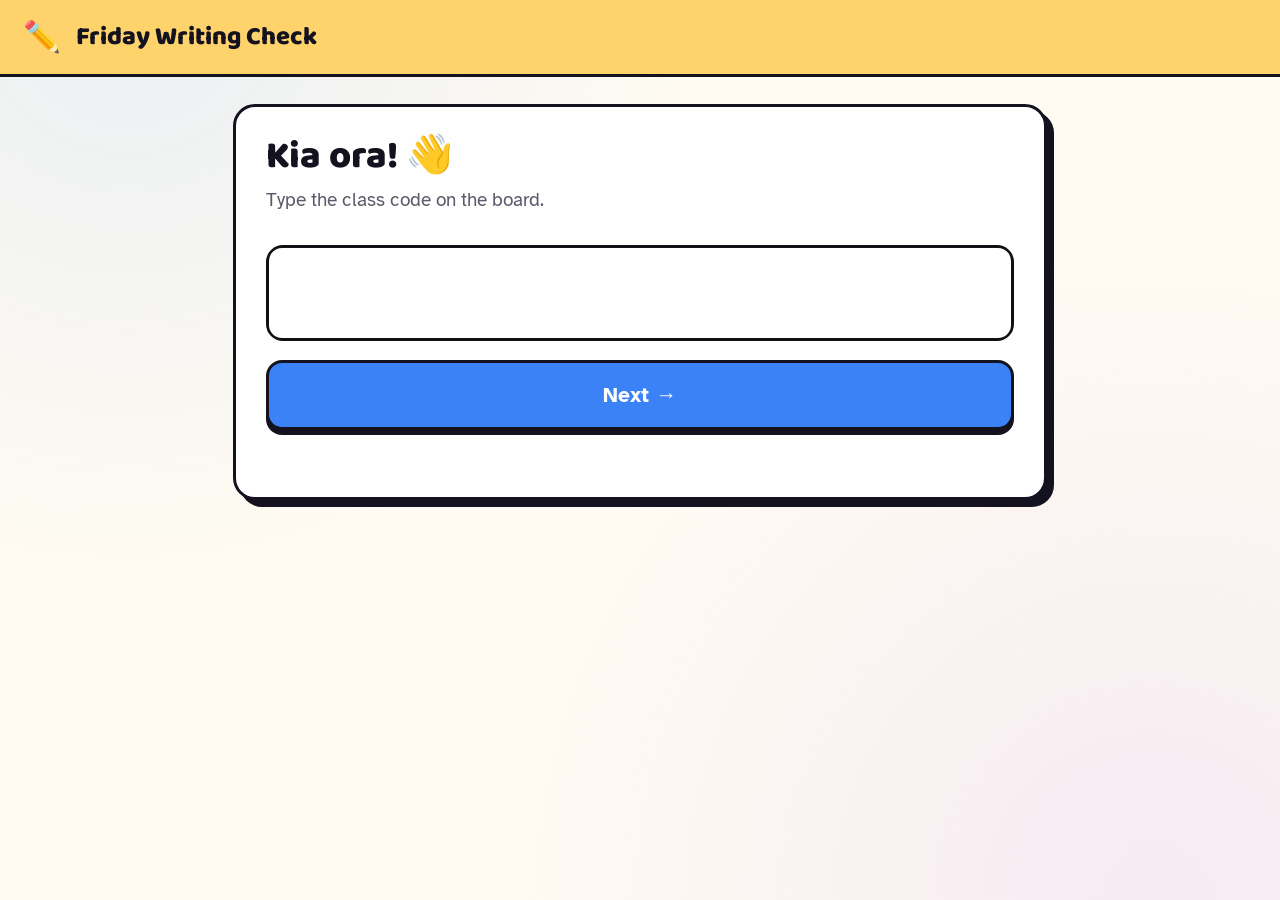
<file: test.html>
<!DOCTYPE html>
<html lang="en">
<head>
<meta charset="UTF-8" />
<meta name="viewport" content="width=device-width, initial-scale=1.0, viewport-fit=cover" />
<meta name="apple-mobile-web-app-capable" content="yes" />
<title>Writing Check</title>
<link rel="preconnect" href="https://fonts.googleapis.com" />
<link rel="preconnect" href="https://fonts.gstatic.com" crossorigin />
<link href="https://fonts.googleapis.com/css2?family=Baloo+2:wght@600;800&family=Atkinson+Hyperlegible:wght@400;700&display=swap" rel="stylesheet" />
<style>
*,*:before,*:after{box-sizing:border-box;margin:0;padding:0}
:root{--ink:#14121F;--paper:#FFFBF2;--card:#fff;--line:#14121F;--mute:#5d5a6b;
  --a:#3b82f6;--b:#10b981;--c:#f97316;--d:#a855f7;--yes:#10b981;--warn:#f59e0b;--bad:#ef4444;--acc:var(--a)}
html{font-size:19px;-webkit-text-size-adjust:100%}
body{font-family:"Atkinson Hyperlegible",Verdana,sans-serif;background:var(--paper);color:var(--ink);min-height:100vh;line-height:1.45;
  background-image:radial-gradient(circle at 10% 0%,rgba(59,130,246,.10),transparent 40%),radial-gradient(circle at 90% 100%,rgba(168,85,247,.10),transparent 45%)}
button{font:inherit;color:inherit;cursor:pointer;border:0;background:none}
.top{display:flex;align-items:center;gap:.8rem;padding:.8rem 1.2rem;border-bottom:3px solid var(--line);background:#FFD36B}
.top .logo{font-family:"Baloo 2",sans-serif;font-weight:800;font-size:1.35rem;line-height:1}
.top .who{margin-left:auto;font-weight:700;font-size:.9rem}
.wrap{max-width:860px;margin:0 auto;padding:1.4rem 1.2rem 6rem}
.card{background:var(--card);border:3px solid var(--line);border-radius:22px;box-shadow:7px 7px 0 var(--line);padding:1.5rem 1.6rem;animation:pop .35s cubic-bezier(.2,1.4,.4,1)}
@keyframes pop{from{opacity:0;transform:translateY(14px) scale(.98)}}
h1{font-family:"Baloo 2",sans-serif;font-weight:800;font-size:2rem;line-height:1.1;margin-bottom:.5rem}
h2{font-family:"Baloo 2",sans-serif;font-weight:800;font-size:1.45rem;line-height:1.15;margin-bottom:.4rem}
p.sub{color:var(--mute);margin-bottom:1rem}
.btn{display:inline-flex;align-items:center;justify-content:center;gap:.5rem;font-weight:800;font-size:1.1rem;padding:.9rem 1.5rem;border-radius:16px;border:3px solid var(--line);background:var(--acc);color:#fff;box-shadow:0 5px 0 var(--line);transition:transform .1s,box-shadow .1s;min-height:3.3rem}
.btn:active{transform:translateY(4px);box-shadow:0 1px 0 var(--line)}
.btn.ghost{background:#fff;color:var(--ink)}
.btn.go{background:var(--yes)}
.btn[disabled]{opacity:.45;pointer-events:none}
input.code{font:800 2.2rem "Baloo 2",sans-serif;letter-spacing:.3em;text-transform:uppercase;text-align:center;width:100%;padding:.6rem;border:3px solid var(--line);border-radius:16px;background:#fff;margin:.6rem 0 1rem}
.err{color:var(--bad);font-weight:700;min-height:1.5em;margin-top:.5rem}
.names{display:grid;grid-template-columns:repeat(auto-fill,minmax(150px,1fr));gap:.7rem;margin-top:.8rem}
.names button{padding:1rem .6rem;border:3px solid var(--line);border-radius:16px;background:#fff;font-weight:800;font-size:1.1rem;box-shadow:0 4px 0 var(--line);transition:.1s}
.names button:active{transform:translateY(3px);box-shadow:0 1px 0 var(--line)}
.names button small{display:block;font-weight:400;font-size:.75rem;color:var(--mute)}
.names button.done{opacity:.4}
.pin{display:flex;gap:.7rem;justify-content:center;margin:1rem 0}
.pin span{width:3.4rem;height:3.8rem;border:3px solid var(--line);border-radius:14px;display:grid;place-items:center;font:800 2rem "Baloo 2";background:#fff}
.pin span.f{background:var(--acc);color:#fff}
.pad{display:grid;grid-template-columns:repeat(3,1fr);gap:.6rem;max-width:330px;margin:0 auto}
.pad button{font:800 1.8rem "Baloo 2";padding:.5rem;border:3px solid var(--line);border-radius:16px;background:#fff;box-shadow:0 4px 0 var(--line)}
.pad button:active{transform:translateY(3px);box-shadow:0 1px 0 var(--line)}
.shake{animation:shake .4s}
@keyframes shake{20%,60%{transform:translateX(-10px)}40%,80%{transform:translateX(10px)}}
.dots{display:flex;gap:.45rem;justify-content:center;margin-bottom:1rem}
.dots i{width:2.4rem;height:.6rem;border-radius:6px;background:#ddd;border:2px solid var(--line)}
.dots i.on{background:var(--acc)} .dots i.done{background:var(--yes)}
.part{font-weight:800;font-size:.8rem;letter-spacing:.14em;text-transform:uppercase;color:var(--acc);margin-bottom:.3rem}
.q{font-size:1.3rem;font-weight:700;line-height:1.35;margin-bottom:.8rem}
.help{margin:.2rem 0 .8rem}
.help button{font-weight:700;color:var(--acc);text-decoration:underline;font-size:.95rem}
.help div{display:none;margin-top:.5rem;background:#FFF3C4;border:2px dashed var(--warn);border-radius:12px;padding:.7rem .9rem}
.help.on div{display:block;animation:pop .3s}
textarea{width:100%;font:1.15rem/1.5 "Atkinson Hyperlegible",Verdana,sans-serif;padding:.9rem 1rem;border:3px solid var(--line);border-radius:16px;background:#fff;resize:vertical;min-height:7rem}
textarea.big{min-height:15rem}
textarea:focus{outline:4px solid rgba(59,130,246,.35)}
.wc{display:flex;justify-content:space-between;align-items:center;margin-top:.4rem;font-size:.9rem;color:var(--mute)}
.wc b{color:var(--ink)} .wc .over{color:var(--bad);font-weight:700}
.meter{height:.6rem;border-radius:6px;background:#eee;border:2px solid var(--line);overflow:hidden;margin-top:.3rem}
.meter i{display:block;height:100%;background:var(--yes);transition:width .2s}
.show{margin:.4rem 0 1rem;display:grid;gap:.4rem}
.show label{display:flex;gap:.6rem;align-items:center;background:#F2F7FF;border:2px solid #cfe0ff;border-radius:12px;padding:.55rem .8rem;font-weight:700;cursor:pointer}
.show input{width:1.4rem;height:1.4rem;accent-color:var(--yes)}
.nav{display:flex;justify-content:space-between;gap:.8rem;margin-top:1.3rem}
.saved{font-size:.8rem;color:var(--mute);text-align:center;margin-top:.8rem}
.rev{border:2px solid #ddd;border-radius:14px;padding:.8rem 1rem;margin-bottom:.7rem}
.rev b{display:block;font-size:.8rem;letter-spacing:.1em;text-transform:uppercase;color:var(--mute)}
.rev p{white-space:pre-wrap}
.rev .empty{color:var(--bad);font-weight:700}
.big-done{text-align:center}
.big-done .e{font-size:5rem;animation:bounce 1s infinite alternate}
@keyframes bounce{to{transform:translateY(-12px) rotate(8deg)}}
.cf{position:fixed;width:12px;height:16px;border-radius:3px;z-index:50;pointer-events:none}
.hidden{display:none!important}
@media (max-width:600px){html{font-size:17px}.card{padding:1.1rem}}
</style>
</head>
<body>
<div class="top"><span style="font-size:1.6rem">✏️</span><div class="logo">Friday Writing Check</div><div class="who" id="who"></div></div>
<div class="wrap" id="app"><div class="card"><h2>Loading…</h2></div></div>

<script src="firebase-config.js"></script>
<script src="checks-t12.js"></script>
<script src="checks-t34.js"></script>
<script type="module">
import { openDB, sha, countWords } from "./js/check-db.js";
const $ = s => document.querySelector(s);
const app = $("#app");
const esc = s => String(s ?? "").replace(/&/g,"&amp;").replace(/</g,"&lt;").replace(/>/g,"&gt;");
const SHORT_MAX = 60, LONG_MAX = 300, LONG_AIM = [80, 150];
let db, code = "", meta = null, sid = "", test = null, ans = null, step = 0, pushT = null;

try { db = openDB(); } catch(e) { app.innerHTML = '<div class="card"><h2>Not set up yet</h2><p>Ask your teacher — the online drop box isn\'t connected.</p></div>'; throw e; }

const params = new URLSearchParams(location.search);
const LKEY = () => "wc-ans-" + code + "-" + sid;
function saveLocal(){ try { localStorage.setItem(LKEY(), JSON.stringify(ans)); } catch(e){} }
function loadLocal(){ try { return JSON.parse(localStorage.getItem(LKEY()) || "null"); } catch(e){ return null; } }

/* ---------- 1. class code ---------- */
function screenCode(msg){
  $("#who").textContent = "";
  app.innerHTML = `<div class="card"><h1>Kia ora! 👋</h1><p class="sub">Type the class code on the board.</p>
    <input class="code" id="code" maxlength="6" autocomplete="off" autocapitalize="characters" value="${esc(params.get("c")||"")}" />
    <button class="btn" id="go" style="width:100%">Next →</button><div class="err" id="err">${esc(msg||"")}</div></div>`;
  const inp = $("#code"); inp.focus();
  const go = async () => {
    code = inp.value.trim().toUpperCase().replace(/[^A-Z0-9]/g,"");
    if (code.length < 4) { $("#err").textContent = "That code is too short."; return; }
    $("#go").disabled = true; $("#err").textContent = "Checking…";
    try { meta = await db.get(db.root + code + "/meta"); } catch(e) { meta = null; $("#err").textContent = "Can't reach the drop box. Check the Wi-Fi, then try again."; $("#go").disabled = false; return; }
    if (!meta || !meta.open) { $("#err").textContent = "Hmm, that code isn't open. Check the board."; $("#go").disabled = false; return; }
    test = ((window.__WF_CHECK||{})[meta.T]||{})[meta.W];
    if (!test) { $("#err").textContent = "This week's check couldn't load. Tell your teacher."; return; }
    screenNames();
  };
  $("#go").onclick = go; inp.onkeydown = e => { if (e.key === "Enter") go(); };
}

/* ---------- 2. pick your name ---------- */
async function screenNames(){
  const subs = await db.get(db.root + code + "/subs") || {};
  const roster = Object.entries(meta.roster || {}).sort((a,b) => a[1].n.localeCompare(b[1].n));
  app.innerHTML = `<div class="card"><h1>Find your name</h1><p class="sub">Term ${meta.T} · Week ${meta.W} · ${esc(test.t)}</p>
    <div class="names">${roster.map(([id,s]) => `<button data-id="${id}" class="${subs[id]&&subs[id].status==="in"?"done":""}">${esc(s.n)}<small>${subs[id]&&subs[id].status==="in"?"handed in ✓":"Group "+esc(s.g||"")}</small></button>`).join("")}</div>
    <div class="nav"><button class="btn ghost" id="back">← Back</button></div></div>`;
  $("#back").onclick = () => screenCode();
  app.querySelectorAll(".names button").forEach(b => b.onclick = () => { sid = b.dataset.id; screenPin(); });
}

/* ---------- 3. PIN ---------- */
function screenPin(){
  const s = meta.roster[sid]; let pin = "", tries = 0;
  app.innerHTML = `<div class="card" id="pc"><h1>Hi ${esc(s.n)}!</h1><p class="sub">Type your 4-number PIN.</p>
    <div class="pin" id="pin"><span></span><span></span><span></span><span></span></div>
    <div class="pad">${[1,2,3,4,5,6,7,8,9,"←",0,"✓"].map(k => `<button data-k="${k}">${k}</button>`).join("")}</div>
    <div class="err" id="err" style="text-align:center"></div>
    <div class="nav"><button class="btn ghost" id="back">← Not me</button></div></div>`;
  const draw = () => $("#pin").querySelectorAll("span").forEach((x,i) => { x.textContent = pin[i] ? "●" : ""; x.classList.toggle("f", !!pin[i]); });
  const check = async () => {
    const h = await sha(meta.salt + "|" + sid + "|" + pin);
    if (h === s.h) return startTest();
    tries++; pin = ""; draw(); $("#pc").classList.remove("shake"); void $("#pc").offsetWidth; $("#pc").classList.add("shake");
    $("#err").textContent = tries >= 3 ? "Still not right — put your hand up and ask your teacher." : "Not quite — try again.";
  };
  app.querySelectorAll(".pad button").forEach(b => b.onclick = () => {
    const k = b.dataset.k;
    if (k === "←") pin = pin.slice(0,-1); else if (k === "✓") { if (pin.length === 4) check(); return; } else if (pin.length < 4) pin += k;
    draw(); if (pin.length === 4) check();
  });
  $("#back").onclick = screenNames;
}

/* ---------- 4. the check ---------- */
async function startTest(){
  $("#who").textContent = meta.roster[sid].n;
  const online = await db.get(db.root + code + "/subs/" + sid);
  if (online && online.status === "in") return screenDone(true);
  ans = loadLocal() || (online && online.a ? { a: online.a, ticks: online.ticks || [] } : null) || { a: ["","","",""], ticks: [] };
  step = 0; screenIntro();
  db.update(db.root + code + "/subs/" + sid, { status: "writing", at: Date.now() }).catch(()=>{});
}
function pushDraft(){ clearTimeout(pushT); pushT = setTimeout(() => {
  db.update(db.root + code + "/subs/" + sid, { status: "writing", a: ans.a, ticks: ans.ticks, at: Date.now() }).catch(()=>{}); }, 4000); }

function screenIntro(){
  app.innerHTML = `<div class="card"><div class="part">Term ${meta.T} · Week ${meta.W}</div><h1>${esc(test.t)}</h1>
    <p style="font-size:1.15rem;margin:.4rem 0 1rem">${esc(test.i)}</p>
    <div class="rev"><b>What you'll do</b><p>Parts 1–3: short answers — one or two sentences each.\nPart 4: a small piece of writing — aim for ${LONG_AIM[0]}–${LONG_AIM[1]} words (no more than ${LONG_MAX}).</p></div>
    <p class="sub">💡 Every question has a "Need help?" button. Your work saves as you type.</p>
    <button class="btn go" id="start" style="width:100%">Let's start →</button></div>`;
  $("#start").onclick = () => { step = 1; screenStep(); };
}

function dots(){ return `<div class="dots">${[1,2,3,4,5].map(i => `<i class="${i===step?"on":(i<step?"done":"")}"></i>`).join("")}</div>`; }

function screenStep(){
  if (step === 5) return screenReview();
  const long = step === 4, max = long ? LONG_MAX : SHORT_MAX;
  const qq = long ? test.w : test.q[step-1];
  const qText = long ? qq.p : qq[1], help = long ? qq.h : qq[2];
  app.innerHTML = `${dots()}<div class="card"><div class="part">Part ${step} of 4 · ${long ? "Small writing piece" : "Short answer"}</div>
    <div class="q">${esc(qText)}</div>
    <div class="help" id="help"><button>💡 Need help?</button><div>${esc(help)}</div></div>
    ${long ? `<div class="show">${(qq.show||[]).map((s,i) => `<label><input type="checkbox" data-t="${i}" ${ans.ticks.includes(i)?"checked":""}> Try to show: ${esc(s)}</label>`).join("")}</div>` : ""}
    <textarea id="ta" class="${long?"big":""}" placeholder="${long ? "Write here…" : "One or two sentences…"}">${esc(ans.a[step-1])}</textarea>
    <div class="wc"><span id="wcT"></span><span id="wcAim">${long ? `Aim: ${LONG_AIM[0]}–${LONG_AIM[1]} words` : "1–2 sentences"}</span></div>
    ${long ? `<div class="meter"><i id="mt"></i></div>` : ""}
    <div class="nav"><button class="btn ghost" id="prev">← Back</button><button class="btn" id="next">${step===4?"Check my answers →":"Next →"}</button></div>
    <div class="saved" id="saved">Saved on this iPad ✓</div></div>`;
  $("#help button").onclick = () => $("#help").classList.toggle("on");
  const ta = $("#ta");
  const upd = () => {
    let n = countWords(ta.value);
    if (n > max) { const words = ta.value.match(/\S+\s*/g) || []; ta.value = words.slice(0, max).join("").replace(/\s+$/,""); n = max; }
    $("#wcT").innerHTML = `<b>${n}</b> / ${max} words` + (n >= max ? ` <span class="over">— that's the limit</span>` : "");
    if (long) { const m = $("#mt"); m.style.width = Math.min(100, n / LONG_AIM[1] * 100) + "%"; m.style.background = n < LONG_AIM[0] ? "#f59e0b" : (n <= LONG_AIM[1] ? "#10b981" : "#3b82f6"); }
    ans.a[step-1] = ta.value; saveLocal(); pushDraft();
  };
  ta.oninput = upd; upd();
  app.querySelectorAll(".show input").forEach(c => c.onchange = () => {
    const i = +c.dataset.t; ans.ticks = ans.ticks.filter(x => x !== i); if (c.checked) ans.ticks.push(i); saveLocal(); pushDraft(); });
  $("#prev").onclick = () => { step = step > 1 ? step - 1 : 0; step ? screenStep() : screenIntro(); };
  $("#next").onclick = () => { step++; screenStep(); };
  setTimeout(() => ta.focus(), 200);
}

function screenReview(){
  const labels = ["Part 1","Part 2","Part 3","Part 4 — writing"];
  const empty = ans.a.map(x => !x.trim());
  app.innerHTML = `${dots()}<div class="card"><h1>Check before you hand in</h1><p class="sub">Read your answers. Tap a part to fix it.</p>
    ${ans.a.map((x,i) => `<div class="rev" data-s="${i+1}" style="cursor:pointer"><b>${labels[i]} · ${countWords(x)} words</b>${x.trim() ? `<p>${esc(x)}</p>` : `<p class="empty">Nothing written yet — tap to answer</p>`}</div>`).join("")}
    <div class="nav"><button class="btn ghost" id="prev">← Back</button><button class="btn go" id="hand">📮 Hand it in</button></div>
    <div class="err" id="err"></div></div>`;
  app.querySelectorAll(".rev").forEach(r => r.onclick = () => { step = +r.dataset.s; screenStep(); });
  $("#prev").onclick = () => { step = 4; screenStep(); };
  $("#hand").onclick = async () => {
    if (empty.some(Boolean) && !confirm("Some parts are empty. Hand it in anyway?")) return;
    $("#hand").disabled = true; $("#err").textContent = "Sending…";
    try {
      await db.set(db.root + code + "/subs/" + sid, { status: "in", a: ans.a, ticks: ans.ticks, at: Date.now(), words: ans.a.map(countWords) });
      screenDone();
    } catch(e) { $("#err").textContent = "It didn't send — check the Wi-Fi and tap again. Your work is still saved."; $("#hand").disabled = false; }
  };
}

function screenDone(already){
  app.innerHTML = `<div class="card big-done"><div class="e">🎉</div><h1>${already ? "Already handed in!" : "Handed in!"}</h1>
    <p style="font-size:1.15rem">Ka pai, ${esc(meta.roster[sid].n)}. Your teacher has your writing.</p>
    <p class="sub" style="margin-top:1rem">You can close this page now.</p></div>`;
  if (!already) confetti();
}
function confetti(){ const cs=["#3b82f6","#10b981","#f97316","#a855f7","#FFD36B","#ef4444"];
  for (let i=0;i<90;i++){ const d=document.createElement("div"); d.className="cf"; d.style.background=cs[i%6]; d.style.left=innerWidth/2+"px"; d.style.top=innerHeight/3+"px"; document.body.appendChild(d);
    let a=Math.random()*Math.PI*2,v=6+Math.random()*12,vx=Math.cos(a)*v,vy=Math.sin(a)*v-8,x=0,y=0,r=0,t=0;
    (function f(){t++;vy+=.45;x+=vx;y+=vy;r+=12;d.style.transform=`translate(${x}px,${y}px) rotate(${r}deg)`;d.style.opacity=1-t/90;t<90?requestAnimationFrame(f):d.remove();})(); } }

screenCode();
if (params.get("c")) $("#go").click();
</script>
</body>
</html>
</file>
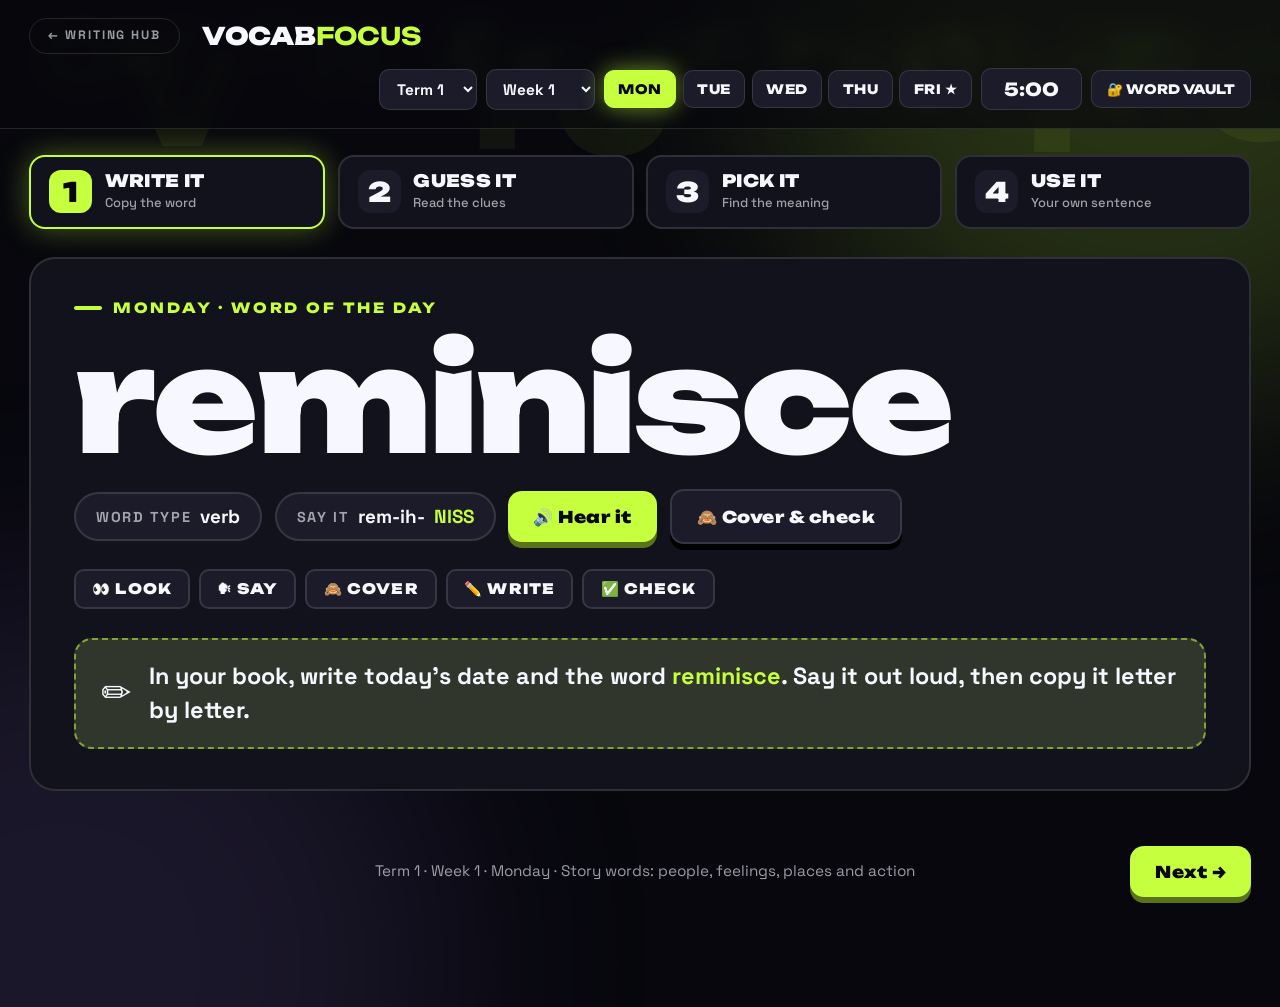
<file: vocab.html>
<!DOCTYPE html>
<html lang="en">
<head>
<meta charset="UTF-8" />
<meta name="viewport" content="width=device-width, initial-scale=1.0" />
<title>Vocabulary Focus — Writing Hub</title>
<link rel="preconnect" href="https://fonts.googleapis.com" />
<link rel="preconnect" href="https://fonts.gstatic.com" crossorigin />
<link href="https://fonts.googleapis.com/css2?family=Unbounded:wght@500;700;900&family=Space+Grotesk:wght@400;500;700&display=swap" rel="stylesheet" />
<style>
*,*:before,*:after{box-sizing:border-box;margin:0;padding:0}
:root{
  --bg:#07070D;--panel:#12121C;--panel2:#1B1B29;--line:rgba(255,255,255,.12);
  --ink:#F7F7FF;--mute:rgba(247,247,255,.62);
  --lime:#C6FF3D;--cyan:#22E4FF;--pink:#FF3D8B;--orange:#FF9F1C;--violet:#A98BFF;
  --acc:var(--lime);
  --fd:"Unbounded","Arial Black",Impact,sans-serif;
  --fb:"Space Grotesk",system-ui,sans-serif;
}
html{font-size:18px;-webkit-font-smoothing:antialiased}
body{font-family:var(--fb);background:var(--bg);color:var(--ink);min-height:100vh;overflow-x:hidden;line-height:1.45}
body[data-step="1"]{--acc:var(--lime)} body[data-step="2"]{--acc:var(--cyan)}
body[data-step="3"]{--acc:var(--pink)} body[data-step="4"]{--acc:var(--orange)}
body.fri{--acc:var(--violet)}
button{font:inherit;color:inherit;background:none;border:0;cursor:pointer}
/* ---------- animated background ---------- */
#bg{position:fixed;inset:0;z-index:0;pointer-events:none;overflow:hidden}
#bg span{position:absolute;font-family:var(--fd);font-weight:900;color:var(--acc);opacity:.06;animation:drift linear infinite;transition:color .6s}
@keyframes drift{from{transform:translateY(110vh) rotate(0)}to{transform:translateY(-20vh) rotate(360deg)}}
.glow{position:fixed;width:60vw;height:60vw;border-radius:50%;filter:blur(120px);opacity:.18;pointer-events:none;z-index:0;background:var(--acc);transition:background .6s}
.glow.a{top:-30vw;right:-20vw}.glow.b{bottom:-35vw;left:-25vw;background:var(--violet);opacity:.12}
/* ---------- top bar ---------- */
.top{position:relative;z-index:5;display:flex;flex-wrap:wrap;gap:.8rem 1.2rem;align-items:center;padding:1rem 1.6rem;border-bottom:1px solid var(--line);background:rgba(7,7,13,.75);backdrop-filter:blur(10px)}
.back{font-size:.68rem;font-weight:700;letter-spacing:.16em;text-transform:uppercase;border:1.5px solid var(--line);border-radius:30px;padding:.45rem 1rem;color:var(--mute);text-decoration:none;transition:.2s}
.back:hover{color:var(--bg);background:var(--ink);border-color:var(--ink)}
.logo{font-family:var(--fd);font-weight:900;font-size:1.35rem;letter-spacing:-.01em;line-height:1;white-space:nowrap}
.logo b{color:var(--acc);transition:color .4s}
.sel{display:flex;gap:.5rem;align-items:center;flex-wrap:wrap;margin-left:auto}
.sel select{font:700 .85rem var(--fb);background:var(--panel2);color:var(--ink);border:1.5px solid var(--line);border-radius:10px;padding:.5rem .7rem;cursor:pointer}
.sel select:hover{border-color:var(--acc)}
.days{display:flex;gap:.35rem}
.days button{font:800 .72rem var(--fd);letter-spacing:.04em;padding:.55rem .75rem;border-radius:10px;background:var(--panel2);border:1.5px solid var(--line);transition:.18s}
.days button:hover{transform:translateY(-2px);border-color:var(--acc)}
.days button.on{background:var(--acc);color:var(--bg);border-color:var(--acc);box-shadow:0 0 24px color-mix(in srgb,var(--acc) 55%,transparent)}
.days button.fri-b.on{background:var(--violet);border-color:var(--violet)}
.timer{font:800 1rem var(--fd);padding:.5rem .9rem;border-radius:10px;border:1.5px solid var(--line);background:var(--panel2);min-width:5.6rem;text-align:center;transition:.2s}
.timer:hover{border-color:var(--acc)}
.timer.run{color:var(--bg);background:var(--acc);border-color:var(--acc)}
.timer.done{animation:pulse .6s infinite alternate;background:var(--pink);color:#fff}
@keyframes pulse{to{transform:scale(1.08)}}
.vault-b{font:800 .72rem var(--fd);padding:.55rem .85rem;border-radius:10px;border:1.5px solid var(--line);background:var(--panel2)}
.vault-b:hover{border-color:var(--acc);color:var(--acc)}
/* ---------- steps rail ---------- */
main{position:relative;z-index:2;max-width:1280px;margin:0 auto;padding:1.4rem 1.6rem 6rem}
.rail{display:grid;grid-template-columns:repeat(4,1fr);gap:.7rem;margin-bottom:1.6rem}
.rail button{display:flex;align-items:center;gap:.7rem;padding:.75rem 1rem;border-radius:16px;background:var(--panel);border:2px solid var(--line);text-align:left;transition:.2s;position:relative;overflow:hidden}
.rail button:hover{transform:translateY(-3px)}
.rail .n{font:900 1.5rem var(--fd);width:2.4rem;height:2.4rem;border-radius:12px;display:grid;place-items:center;background:var(--panel2);flex-shrink:0;transition:.2s}
.rail .t{font:900 .95rem var(--fd);letter-spacing:.02em;line-height:1.05}
.rail .t small{display:block;font:500 .72rem var(--fb);color:var(--mute);letter-spacing:0;margin-top:.2rem}
.rail button[data-c]{--c:var(--lime)}
.rail button.on{border-color:var(--c);box-shadow:0 0 30px color-mix(in srgb,var(--c) 35%,transparent)}
.rail button.on .n{background:var(--c);color:var(--bg)}
.rail button.done .n{background:color-mix(in srgb,var(--c) 30%,var(--panel2));color:var(--c)}
/* ---------- stage ---------- */
.stage{min-height:62vh}
.card{background:var(--panel);border:2px solid var(--line);border-radius:26px;padding:2.2rem 2.4rem;position:relative;overflow:hidden}
.kick{font:800 .78rem var(--fd);letter-spacing:.2em;text-transform:uppercase;color:var(--acc);margin-bottom:.8rem;display:flex;align-items:center;gap:.6rem}
.kick:before{content:"";width:28px;height:4px;border-radius:4px;background:var(--acc)}
.do{display:flex;gap:1rem;align-items:center;margin-top:1.6rem;padding:1.1rem 1.4rem;border-radius:18px;background:color-mix(in srgb,var(--acc) 12%,var(--panel2));border:2px dashed color-mix(in srgb,var(--acc) 55%,transparent);font-size:1.3rem;font-weight:700}
.do .ic{font-size:2rem;flex-shrink:0;animation:bob 2s ease-in-out infinite}
@keyframes bob{50%{transform:translateY(-6px) rotate(-6deg)}}
.do b{color:var(--acc)}
/* step 1: big word */
.bigword{font-family:var(--fd);font-weight:900;font-size:clamp(3.2rem,11vw,9.5rem);line-height:1;letter-spacing:-.02em;margin:.4rem 0 1rem;display:flex;flex-wrap:wrap;user-select:none;position:relative}
.bigword span{display:inline-block;animation:drop .7s cubic-bezier(.2,1.6,.4,1) both;transition:transform .2s,color .2s;cursor:default}
.bigword span:hover{transform:translateY(-.18em) rotate(-8deg) scale(1.12);color:var(--acc);text-shadow:0 0 30px var(--acc)}
@keyframes drop{from{opacity:0;transform:translateY(-1.2em) rotate(-25deg) scale(.5)}}
.cover{position:absolute;inset:-.1em -.2em;border-radius:20px;background:repeating-linear-gradient(45deg,var(--acc) 0 22px,color-mix(in srgb,var(--acc) 70%,#000) 22px 44px);transform-origin:left;transform:scaleX(0);transition:transform .5s cubic-bezier(.7,0,.2,1);display:grid;place-items:center;font-size:.25em;color:var(--bg);letter-spacing:.2em}
.bigword.covered .cover{transform:scaleX(1)}
.chips{display:flex;flex-wrap:wrap;gap:.7rem;align-items:center}
.chip{font:700 1.05rem var(--fb);padding:.55rem 1.1rem;border-radius:40px;background:var(--panel2);border:2px solid var(--line);display:inline-flex;gap:.5rem;align-items:center;transition:.2s}
.chip:hover{border-color:var(--acc)}
.chip i{font-style:normal;color:var(--mute);font-size:.8rem;text-transform:uppercase;letter-spacing:.12em}
.say b{color:var(--acc);font-weight:900}
.btn{font:900 .9rem var(--fd);letter-spacing:.03em;padding:.85rem 1.4rem;border-radius:14px;background:var(--acc);color:var(--bg);display:inline-flex;gap:.55rem;align-items:center;transition:transform .15s,box-shadow .2s;box-shadow:0 6px 0 color-mix(in srgb,var(--acc) 45%,#000)}
.btn:hover{transform:translateY(-3px);box-shadow:0 9px 0 color-mix(in srgb,var(--acc) 45%,#000),0 0 40px color-mix(in srgb,var(--acc) 40%,transparent)}
.btn:active{transform:translateY(4px);box-shadow:0 2px 0 color-mix(in srgb,var(--acc) 45%,#000)}
.btn.ghost{background:var(--panel2);color:var(--ink);border:2px solid var(--line);box-shadow:0 6px 0 #000}
.btn.ghost:hover{border-color:var(--acc);color:var(--acc)}
.lscc{display:flex;gap:.5rem;flex-wrap:wrap;margin-top:1.4rem}
.lscc span{font:900 .8rem var(--fd);letter-spacing:.08em;padding:.5rem .9rem;border-radius:10px;background:var(--panel2);border:2px solid var(--line);transition:.2s}
.lscc span:hover{background:var(--acc);color:var(--bg);transform:rotate(-3deg) scale(1.08)}
/* step 2: clues */
.clues{display:grid;gap:1.2rem;margin-top:.6rem}
.clue{display:flex;gap:1.2rem;align-items:flex-start;padding:1.5rem 1.7rem;border-radius:22px;background:var(--panel2);border:2px solid var(--line);font-size:clamp(1.3rem,2.3vw,1.9rem);font-weight:500;line-height:1.4;animation:slide .6s cubic-bezier(.2,1.2,.4,1) both;transition:.25s}
.clue:nth-child(2){animation-delay:.25s}
.clue:hover{border-color:var(--acc);transform:translateX(8px)}
.clue .tag{font:900 .7rem var(--fd);letter-spacing:.14em;padding:.45rem .7rem;border-radius:10px;background:var(--acc);color:var(--bg);flex-shrink:0;margin-top:.35rem}
@keyframes slide{from{opacity:0;transform:translateX(-60px)}}
mark{background:none;color:var(--acc);font-weight:800;position:relative;display:inline-block;cursor:zoom-in;transition:transform .2s;padding:0 .1em}
mark:after{content:"";position:absolute;left:0;right:0;bottom:.02em;height:.18em;border-radius:4px;background:var(--acc);opacity:.45;transition:.2s}
mark:hover{transform:scale(1.18) rotate(-2deg);text-shadow:0 0 22px var(--acc)}
mark:hover:after{height:100%;opacity:.16}
.hint{margin-top:1.1rem;font-size:1rem;color:var(--mute)}
.hint b{color:var(--ink)}
/* step 3: meanings */
.opts{display:grid;grid-template-columns:repeat(2,1fr);gap:1.1rem;margin-top:.6rem;perspective:900px}
.opt{position:relative;text-align:left;padding:1.4rem 1.5rem 1.4rem 4.6rem;min-height:7.2rem;border-radius:22px;background:var(--panel2);border:2.5px solid var(--line);font-size:clamp(1.1rem,1.9vw,1.5rem);font-weight:600;line-height:1.3;transition:transform .15s,border-color .2s,background .2s,opacity .3s;transform-style:preserve-3d;animation:pop .5s cubic-bezier(.2,1.5,.4,1) both}
.opt:nth-child(2){animation-delay:.08s}.opt:nth-child(3){animation-delay:.16s}.opt:nth-child(4){animation-delay:.24s}
@keyframes pop{from{opacity:0;transform:scale(.7)}}
.opt .L{position:absolute;left:1.2rem;top:50%;transform:translateY(-50%);font:900 1.4rem var(--fd);width:2.6rem;height:2.6rem;border-radius:12px;display:grid;place-items:center;background:var(--bg);border:2px solid var(--line);transition:.2s}
.opt:hover{border-color:var(--acc)}
.opt:hover .L{background:var(--acc);color:var(--bg);border-color:var(--acc)}
.opt.no{opacity:.35;border-color:#555;animation:shake .45s;text-decoration:line-through;text-decoration-thickness:2px}
.opt.no .L{background:#333;color:#999;border-color:#333}
.opt.no .L:after{content:"✕";position:absolute;font-size:1.4rem}
.opt.no .L span{visibility:hidden}
@keyframes shake{20%,60%{transform:translateX(-10px)}40%,80%{transform:translateX(10px)}}
.opt.yes{border-color:var(--lime);background:color-mix(in srgb,var(--lime) 18%,var(--panel2));animation:win .6s cubic-bezier(.2,1.6,.4,1)}
.opt.yes .L{background:var(--lime);color:var(--bg);border-color:var(--lime)}
@keyframes win{40%{transform:scale(1.07)}}
.verdict{margin-top:1.3rem;min-height:3.5rem;font:900 clamp(1.1rem,2vw,1.6rem) var(--fd);display:flex;gap:.8rem;align-items:center}
.verdict.ok{color:var(--lime)} .verdict.try{color:var(--pink)}
.verdict small{font:600 1rem var(--fb);color:var(--mute)}
/* step 4 */
.use{display:grid;grid-template-columns:1.1fr .9fr;gap:1.3rem;margin-top:.4rem}
.lvls{display:grid;gap:.8rem}
.lvl{display:flex;gap:1rem;align-items:center;padding:1.1rem 1.3rem;border-radius:18px;background:var(--panel2);border:2px solid var(--line);font-size:1.2rem;font-weight:600;transition:.2s;cursor:pointer}
.lvl:hover{border-color:var(--acc);transform:scale(1.02)}
.lvl.on{border-color:var(--acc);background:color-mix(in srgb,var(--acc) 15%,var(--panel2))}
.lvl .st{font-size:1.3rem;white-space:nowrap;min-width:4.4rem;letter-spacing:-.1em}
.inst{padding:1.3rem 1.4rem;border-radius:18px;background:var(--panel2);border:2px solid var(--line)}
.inst h4{font:900 .75rem var(--fd);letter-spacing:.16em;text-transform:uppercase;color:var(--mute);margin-bottom:.5rem}
.inst .tw{display:flex;flex-wrap:wrap;gap:.5rem}
.inst .tw span{padding:.35rem .8rem;border-radius:30px;background:var(--bg);border:1.5px solid var(--line);font-weight:700;text-decoration:line-through;text-decoration-color:var(--pink);text-decoration-thickness:2px}
.inst .arrow{font:900 1.6rem var(--fd);color:var(--acc);margin:.4rem 0 0}
.model{margin-top:1rem;padding:1.3rem 1.4rem;border-radius:18px;border:2px solid var(--acc);background:color-mix(in srgb,var(--acc) 10%,var(--panel2));font-size:clamp(1.2rem,2vw,1.6rem);font-weight:500;line-height:1.4;min-height:5rem}
.model.hide{border-style:dashed;display:grid;place-items:center;color:var(--mute);font-size:1rem;cursor:pointer}
.model.hide:hover{color:var(--acc)}
.caret{display:inline-block;width:.5em;height:1em;background:var(--acc);vertical-align:-.1em;animation:blink .7s steps(1) infinite}
@keyframes blink{50%{opacity:0}}
.stamp{position:fixed;left:50%;top:45%;z-index:60;font:900 clamp(2rem,6vw,4.5rem) var(--fd);color:var(--lime);border:8px solid var(--lime);padding:.5rem 1.5rem;border-radius:20px;transform:translate(-50%,-50%) rotate(-10deg) scale(3);opacity:0;pointer-events:none;text-shadow:0 0 30px var(--lime);background:rgba(7,7,13,.85)}
.stamp.go{animation:stamp 1.6s cubic-bezier(.2,1.4,.4,1) forwards}
@keyframes stamp{15%{transform:translate(-50%,-50%) rotate(-10deg) scale(1);opacity:1}80%{transform:translate(-50%,-50%) rotate(-10deg) scale(1);opacity:1}100%{opacity:0;transform:translate(-50%,-50%) rotate(-10deg) scale(.9)}}
/* nav */
.nav{display:flex;justify-content:space-between;align-items:center;margin-top:1.6rem;gap:1rem}
.nav .info{font-size:.85rem;color:var(--mute)}
/* friday */
.flips{display:grid;grid-template-columns:repeat(4,1fr);gap:1rem;perspective:1000px;margin-top:.6rem}
.flip{height:15rem;position:relative;transform-style:preserve-3d;transition:transform .7s cubic-bezier(.3,1.4,.4,1);cursor:pointer}
.flip.on{transform:rotateY(180deg)}
.flip:hover:not(.on){transform:rotateY(14deg) translateY(-6px)}
.flip .f,.flip .b{position:absolute;inset:0;backface-visibility:hidden;border-radius:22px;display:grid;place-items:center;text-align:center;padding:1.2rem}
.flip .f{background:linear-gradient(145deg,var(--c),color-mix(in srgb,var(--c) 45%,#000));color:var(--bg);font:900 clamp(1.1rem,2.1vw,1.7rem) var(--fd);word-break:break-word}
.flip .f small{display:block;font:700 .75rem var(--fb);letter-spacing:.14em;text-transform:uppercase;opacity:.7;margin-top:.6rem}
.flip .b{background:var(--panel2);border:2.5px solid var(--c);transform:rotateY(180deg);font-size:1.1rem;font-weight:600;line-height:1.35}
.flip .b b{display:block;font:900 1rem var(--fd);color:var(--c);margin-bottom:.5rem}
.match{display:grid;grid-template-columns:.8fr 1.2fr;gap:1.2rem 3rem;margin-top:.6rem}
.mcol{display:grid;gap:.8rem}
.mi{padding:1rem 1.2rem;border-radius:16px;background:var(--panel2);border:2.5px solid var(--line);text-align:left;font-weight:600;font-size:1.1rem;transition:.18s;min-height:4.2rem}
.mi.w{font:900 1.15rem var(--fd)}
.mi:hover{border-color:var(--acc);transform:translateY(-2px)}
.mi.pick{border-color:var(--acc);background:color-mix(in srgb,var(--acc) 22%,var(--panel2));transform:scale(1.04)}
.mi.got{border-color:var(--c);background:color-mix(in srgb,var(--c) 22%,var(--panel2));pointer-events:none}
.mi.got.w{color:var(--c)}
.mi.bad{animation:shake .4s;border-color:var(--pink)}
.gaps{display:grid;gap:.9rem;margin-top:.6rem}
.gap{padding:1.1rem 1.4rem;border-radius:18px;background:var(--panel2);border:2px solid var(--line);font-size:clamp(1.15rem,2vw,1.5rem);font-weight:500}
.gap .bl{display:inline-block;min-width:7em;border-bottom:4px dashed var(--acc);text-align:center;color:var(--lime);font-weight:900;transition:.3s}
.gap.ok{border-color:var(--lime)}
.gap .ws{display:flex;flex-wrap:wrap;gap:.45rem;margin-top:.7rem}
.gap .ws button{font:800 .8rem var(--fd);padding:.45rem .8rem;border-radius:10px;background:var(--bg);border:2px solid var(--line);transition:.15s}
.gap .ws button:hover{border-color:var(--acc);color:var(--acc);transform:translateY(-2px)}
.gap .ws button.x{animation:shake .4s;border-color:var(--pink);color:var(--pink)}
.gap.ok .ws{display:none}
.votes{display:grid;grid-template-columns:repeat(4,1fr);gap:1rem;margin-top:1rem}
.vote{padding:1.2rem;border-radius:20px;background:var(--panel2);border:2.5px solid var(--c);text-align:center;transition:.2s}
.vote:hover{transform:translateY(-5px) rotate(-1.5deg);box-shadow:0 0 30px color-mix(in srgb,var(--c) 40%,transparent)}
.vote b{display:block;font:900 clamp(1rem,1.8vw,1.35rem) var(--fd);color:var(--c);word-break:break-word}
.vote .ct{font:900 2.4rem var(--fd);margin-top:.4rem}
.vote small{color:var(--mute);font-size:.75rem}
/* vault */
.vault{position:fixed;inset:0;z-index:50;background:rgba(7,7,13,.92);backdrop-filter:blur(8px);display:none;overflow:auto;padding:2rem}
.vault.on{display:block;animation:fade .3s}
@keyframes fade{from{opacity:0}}
.vault h2{font:900 clamp(2rem,5vw,3.4rem) var(--fd);margin-bottom:.3rem}
.vault h2 b{color:var(--lime)}
.vault p.s{color:var(--mute);margin-bottom:1.4rem}
.vault .wk{margin-bottom:1.2rem}
.vault .wk h3{font:800 .72rem var(--fd);letter-spacing:.16em;text-transform:uppercase;color:var(--mute);margin-bottom:.5rem}
.vault .row{display:flex;flex-wrap:wrap;gap:.6rem}
.vw{position:relative;font:900 1rem var(--fd);padding:.6rem 1rem;border-radius:12px;background:var(--panel2);border:2px solid var(--line);transition:.15s}
.vw.have{border-color:var(--lime);color:var(--lime)}
.vw:hover{transform:translateY(-3px);border-color:var(--cyan)}
.vw .tip{position:absolute;left:50%;bottom:calc(100% + 10px);transform:translateX(-50%) scale(.9);width:16rem;padding:.8rem 1rem;border-radius:12px;background:var(--ink);color:var(--bg);font:600 .9rem var(--fb);opacity:0;pointer-events:none;transition:.15s;z-index:3;text-align:left}
.vw:hover .tip{opacity:1;transform:translateX(-50%) scale(1)}
.vclose{position:fixed;top:1.2rem;right:1.4rem}
/* confetti */
.cf{position:fixed;z-index:70;width:12px;height:16px;border-radius:3px;pointer-events:none;will-change:transform}
/* fullscreen-ish presenting */
body.big main{max-width:1600px}
@media (max-width:900px){.rail{grid-template-columns:repeat(2,1fr)}.opts,.use,.match{grid-template-columns:1fr}.flips,.votes{grid-template-columns:repeat(2,1fr)}.card{padding:1.5rem}.sel{margin-left:0}}
@media (prefers-reduced-motion:reduce){*,*:before,*:after{animation-duration:.01ms!important;animation-iteration-count:1!important;transition-duration:.01ms!important}#bg{display:none}}
</style>
</head>
<body data-step="1">
<div class="glow a"></div><div class="glow b"></div>
<div id="bg"></div>

<header class="top">
  <a class="back" href="index.html">← Writing Hub</a>
  <div class="logo">VOCAB<b>FOCUS</b></div>
  <div class="sel">
    <select id="sT" aria-label="Term"></select>
    <select id="sW" aria-label="Week"></select>
    <div class="days" id="days"></div>
    <button class="timer" id="timer" title="Click to start / pause the 5-minute timer. Double-click to reset.">5:00</button>
    <button class="vault-b" id="vaultB" title="Every word so far">🔐 WORD VAULT</button>
  </div>
</header>

<main>
  <div class="rail" id="rail"></div>
  <section class="stage" id="stage"></section>
  <div class="nav">
    <button class="btn ghost" id="prev">← Back</button>
    <span class="info" id="info"></span>
    <button class="btn" id="next">Next →</button>
  </div>
</main>

<div class="stamp" id="stamp">IN THE VAULT!</div>
<div class="vault" id="vault"></div>

<script src="vocab-t1.js"></script>
<script src="vocab-t2.js"></script>
<script src="vocab-t3.js"></script>
<script src="vocab-t4.js"></script>
<script>
(function(){
var VF=window.__VF, DAYS=["Monday","Tuesday","Wednesday","Thursday","Friday"], DS=["MON","TUE","WED","THU","FRI"];
var COLS=["var(--lime)","var(--cyan)","var(--pink)","var(--orange)"];
var STEPS=[
  {n:"WRITE IT",s:"Copy the word",c:"var(--lime)"},
  {n:"GUESS IT",s:"Read the clues",c:"var(--cyan)"},
  {n:"PICK IT",s:"Find the meaning",c:"var(--pink)"},
  {n:"USE IT",s:"Your own sentence",c:"var(--orange)"}];
var FSTEPS=[
  {n:"RECALL",s:"What do they mean?",c:"var(--lime)"},
  {n:"MATCH",s:"Word ↔ meaning",c:"var(--cyan)"},
  {n:"FIT IT",s:"Which word fits?",c:"var(--pink)"},
  {n:"SHINE",s:"Use two words",c:"var(--orange)"}];
function ls(k,v){try{if(v===undefined)return JSON.parse(localStorage.getItem(k));localStorage.setItem(k,JSON.stringify(v));}catch(e){return null;}}
var st=ls("vf-pos")||{T:1,W:1,D:0}; st.S=1;
var $=function(id){return document.getElementById(id);};
function esc(s){return String(s).replace(/&/g,"&amp;").replace(/</g,"&lt;").replace(/>/g,"&gt;");}
function W(){return VF[st.T].weeks[st.W];}
function E(i){var e=W()[i];return {w:e[0],p:e[1],say:e[2],s:[e[3],e[4]],m:e[5],x:e[6],u:e[7],i:e[8],g:e[9]};}
function hash(s){var h=7;for(var i=0;i<s.length;i++)h=(h*31+s.charCodeAt(i))>>>0;return h;}
function shuffle(a,seed){a=a.slice();var r=seed||1;for(var i=a.length-1;i>0;i--){r=(r*1103515245+12345)>>>0;var j=r%(i+1);var t=a[i];a[i]=a[j];a[j]=t;}return a;}
/* highlight the word (any form) inside a sentence */
function hl(sent,w){var stem=w.length>5?w.slice(0,w.length-2):w;
  var re=new RegExp("\\b("+stem.replace(/[-]/g,"\\-")+"[a-z]*)","i");
  return esc(sent).replace(re,'<mark>$1</mark>');}
function sayHTML(s){return esc(s).replace(/\b([A-Z]{2,})\b/g,"<b>$1</b>").toLowerCase().replace(/<b>(.*?)<\/b>/g,function(m,x){return "<b>"+x.toUpperCase()+"</b>";});}

/* ---------- background letters ---------- */
(function(){var bg=$("bg"),L="ABCDEFGHIJKLMNOPQRSTUVWXYZ";for(var i=0;i<26;i++){var s=document.createElement("span");s.textContent=L[(i*7)%26];
  s.style.left=(Math.random()*100)+"vw";s.style.fontSize=(2+Math.random()*7)+"rem";s.style.animationDuration=(18+Math.random()*30)+"s";s.style.animationDelay=(-Math.random()*40)+"s";bg.appendChild(s);}})();

/* ---------- confetti ---------- */
function confetti(x,y,n){n=n||70;var cs=["#C6FF3D","#22E4FF","#FF3D8B","#FF9F1C","#A98BFF","#fff"];
  if(window.matchMedia("(prefers-reduced-motion: reduce)").matches)return;
  for(var i=0;i<n;i++)(function(){var d=document.createElement("div");d.className="cf";d.style.background=cs[i%cs.length];
    d.style.left=x+"px";d.style.top=y+"px";document.body.appendChild(d);
    var a=Math.random()*Math.PI*2,v=6+Math.random()*12,vx=Math.cos(a)*v,vy=Math.sin(a)*v-8,px=0,py=0,r=0,vr=(Math.random()-.5)*30,t=0;
    (function f(){t++;vy+=.45;vx*=.98;px+=vx;py+=vy;r+=vr;d.style.transform="translate("+px+"px,"+py+"px) rotate("+r+"deg)";d.style.opacity=1-t/90;
      if(t<90)requestAnimationFrame(f);else d.remove();})();})();}
function boomFrom(el,n){var r=el.getBoundingClientRect();confetti(r.left+r.width/2,r.top+r.height/2,n);}

/* ---------- speech ---------- */
function speak(t){try{var u=new SpeechSynthesisUtterance(t);var vs=speechSynthesis.getVoices();
  var v=vs.find(function(v){return /en-NZ/i.test(v.lang);})||vs.find(function(v){return /en-AU|en-GB/i.test(v.lang);})||vs.find(function(v){return /^en/i.test(v.lang);});
  if(v)u.voice=v;u.rate=.85;speechSynthesis.cancel();speechSynthesis.speak(u);}catch(e){}}

/* ---------- timer ---------- */
var tLeft=300,tRun=false,tInt=null;
function tDraw(){var b=$("timer");b.textContent=Math.floor(tLeft/60)+":"+("0"+tLeft%60).slice(-2);b.classList.toggle("run",tRun);b.classList.toggle("done",tLeft===0);}
$("timer").onclick=function(){if(tLeft===0){tLeft=300;tRun=false;}else tRun=!tRun;clearInterval(tInt);
  if(tRun)tInt=setInterval(function(){tLeft--;if(tLeft<=0){tLeft=0;tRun=false;clearInterval(tInt);boomFrom($("timer"),40);}tDraw();},1000);tDraw();};
$("timer").ondblclick=function(){clearInterval(tInt);tRun=false;tLeft=300;tDraw();};

/* ---------- selectors ---------- */
function fillSel(){var sT=$("sT"),sW=$("sW");
  sT.innerHTML=[1,2,3,4].map(function(t){return '<option value="'+t+'"'+(t==st.T?" selected":"")+'>Term '+t+'</option>';}).join("");
  sW.innerHTML=Object.keys(VF[st.T].weeks).map(function(w){return '<option value="'+w+'"'+(w==st.W?" selected":"")+'>Week '+w+'</option>';}).join("");
  $("days").innerHTML=DS.map(function(d,i){return '<button class="'+(i===4?"fri-b ":"")+(i===st.D?"on":"")+'" data-d="'+i+'" title="'+(i===4?"Friday Reflect":DAYS[i]+": "+E(i).w)+'">'+(i===4?"FRI ★":d)+'</button>';}).join("");
  $("days").querySelectorAll("button").forEach(function(b){b.onclick=function(){st.D=+b.dataset.d;go(1);};});}
$("sT").onchange=function(){st.T=+this.value;st.W=1;go(1);};
$("sW").onchange=function(){st.W=+this.value;go(1);};

/* ---------- rail ---------- */
function rail(){var S=st.D===4?FSTEPS:STEPS;
  $("rail").innerHTML=S.map(function(s,i){return '<button data-c style="--c:'+s.c+'" class="'+(st.S===i+1?"on":(st.S>i+1?"done":""))+'" data-s="'+(i+1)+'"><span class="n">'+(st.S>i+1?"✓":i+1)+'</span><span class="t">'+s.n+'<small>'+s.s+'</small></span></button>';}).join("");
  $("rail").querySelectorAll("button").forEach(function(b){b.onclick=function(){go(+b.dataset.s);};});}

function go(s){st.S=s;ls("vf-pos",{T:st.T,W:st.W,D:st.D});
  document.body.dataset.step=s;
  fillSel();rail();(st.D===4?friday:day)();
  $("prev").style.visibility=s>1?"visible":"hidden";
  $("next").textContent=s<4?"Next →":(st.D<4?"Next day →":"Next week →");
  $("info").textContent="Term "+st.T+" · Week "+st.W+" · "+(st.D===4?"Friday Reflect":DAYS[st.D])+" · "+VF[st.T].theme;
  window.scrollTo({top:0,behavior:"smooth"});}
$("prev").onclick=function(){if(st.S>1)go(st.S-1);};
$("next").onclick=function(){if(st.S<4)return go(st.S+1);
  if(st.D<4){st.D++;}else{st.D=0;if(VF[st.T].weeks[st.W+1])st.W++;else if(VF[st.T+1]){st.T++;st.W=1;}}go(1);};
document.addEventListener("keydown",function(e){if(/INPUT|SELECT|TEXTAREA/.test(e.target.tagName))return;
  if(e.key==="ArrowRight"){$("next").click();}else if(e.key==="ArrowLeft"){$("prev").click();}else if(e.key==="Escape"){$("vault").classList.remove("on");}});

/* ---------- Monday–Thursday ---------- */
function day(){var e=E(st.D),h="",S=st.S,stage=$("stage");
  if(S===1){
    h='<div class="card"><div class="kick">'+DAYS[st.D]+' · Word of the day</div>'+
      '<div class="bigword" id="bw">'+e.w.split("").map(function(c,i){return '<span style="animation-delay:'+(i*0.06)+'s">'+esc(c)+'</span>';}).join("")+'<div class="cover">COVERED!</div></div>'+
      '<div class="chips"><span class="chip"><i>word type</i>'+esc(e.p)+'</span><span class="chip say"><i>say it</i>'+sayHTML(e.say)+'</span>'+
      '<button class="btn" id="hear">🔊 Hear it</button><button class="btn ghost" id="cov">🙈 Cover &amp; check</button></div>'+
      '<div class="lscc"><span>👀 LOOK</span><span>🗣 SAY</span><span>🙈 COVER</span><span>✏️ WRITE</span><span>✅ CHECK</span></div>'+
      '<div class="do"><span class="ic">✏️</span><span>In your book, write today\'s date and the word <b>'+esc(e.w)+'</b>. Say it out loud, then copy it letter by letter.</span></div></div>';
    stage.innerHTML=h;
    $("hear").onclick=function(){speak(e.w);};
    $("cov").onclick=function(){var b=$("bw");b.classList.toggle("covered");this.innerHTML=b.classList.contains("covered")?"👀 Uncover":"🙈 Cover &amp; check";};
  }
  if(S===2){
    h='<div class="card"><div class="kick">Word detective · '+esc(e.w)+'</div>'+
      '<div class="clues">'+e.s.map(function(x,i){return '<div class="clue"><span class="tag">CLUE '+(i+1)+'</span><div>'+hl(x,e.w)+'</div></div>';}).join("")+'</div>'+
      '<p class="hint">🔎 <b>Detective tip:</b> read the words around it. What is happening? How do people feel? What would make sense in that spot?</p>'+
      '<div class="do"><span class="ic">🤔</span><span>In your book, write: <b>I think “'+esc(e.w)+'” means…</b> Have a go — it\'s fine to be wrong!</span></div></div>';
    stage.innerHTML=h;
  }
  if(S===3){
    var opts=shuffle([{t:e.m,ok:1}].concat(e.x.map(function(t){return{t:t};})),hash(e.w));
    h='<div class="card"><div class="kick">Only one is right · '+esc(e.w)+'</div>'+
      '<p style="font-size:1.15rem;color:var(--mute);margin-bottom:.4rem">Which meaning fits <b style="color:var(--ink)">both</b> clue sentences? Test each one by swapping it into the sentences.</p>'+
      '<div class="opts" id="opts">'+opts.map(function(o,i){return '<button class="opt" data-ok="'+(o.ok?1:0)+'"><span class="L"><span>'+"ABCD"[i]+'</span></span>'+esc(o.t)+'</button>';}).join("")+'</div>'+
      '<div class="verdict" id="vd"></div>'+
      '<details style="margin-top:.6rem;color:var(--mute)"><summary style="cursor:pointer;font-weight:700">Show the clues again</summary><div style="margin-top:.6rem;font-size:1.1rem;line-height:1.5">'+e.s.map(function(x,i){return '<p>'+(i+1)+'. '+hl(x,e.w)+'</p>';}).join("")+'</div></details></div>';
    stage.innerHTML=h;
    stage.querySelectorAll(".opt").forEach(function(b){
      b.onmousemove=function(ev){if(b.classList.contains("yes")||b.classList.contains("no"))return;var r=b.getBoundingClientRect(),x=(ev.clientX-r.left)/r.width-.5,y=(ev.clientY-r.top)/r.height-.5;b.style.transform="rotateY("+(x*12)+"deg) rotateX("+(-y*12)+"deg) translateZ(10px)";};
      b.onmouseleave=function(){b.style.transform="";};
      b.onclick=function(){b.style.transform="";if(b.dataset.ok==="1"){b.classList.add("yes");boomFrom(b,90);
          stage.querySelectorAll('.opt[data-ok="0"]').forEach(function(o){o.classList.add("no");});
          $("vd").className="verdict ok";$("vd").innerHTML='✓ YES! It fits both clues. <small>Tick your guess if you were close — or fix it in your book.</small>';}
        else{b.classList.add("no");$("vd").className="verdict try";$("vd").innerHTML='✗ Not that one… <small>Try it in clue 1 — does it make sense?</small>';}};});
  }
  if(S===4){
    h='<div class="card"><div class="kick">Your turn · make it yours</div>'+
      '<div class="bigword" style="font-size:clamp(2.4rem,6vw,4.6rem);margin:.1rem 0 .4rem">'+e.w.split("").map(function(c,i){return '<span style="animation-delay:'+(i*0.04)+'s">'+esc(c)+'</span>';}).join("")+'</div>'+
      '<p style="font-size:1.25rem;font-weight:600;margin-bottom:1.1rem">= '+esc(e.m)+'</p>'+
      '<div class="use"><div class="lvls">'+
        '<div class="lvl"><span class="st">⭐</span><span>Write your own sentence using <b>'+esc(e.w)+'</b>.</span></div>'+
        '<div class="lvl"><span class="st">⭐⭐</span><span>Make your sentence <b>paint a picture</b> — who, where, what happened?</span></div>'+
        '<div class="lvl"><span class="st">⭐⭐⭐</span><span>Put it in a sentence for your <b>Writing Focus</b> piece, or use it to replace a tired word.</span></div>'+
      '</div><div><div class="inst"><h4>Use it instead of</h4><div class="tw">'+e.i.split(/,\s*/).map(function(t){return '<span>'+esc(t)+'</span>';}).join("")+'</div><div class="arrow">→ '+esc(e.w)+'</div></div>'+
      '<div class="model hide" id="mdl">💡 Stuck? Click for an example sentence</div></div></div>'+
      '<div class="do"><span class="ic">✏️</span><span>Write <b>your own sentence</b> in your book. Underline <b>'+esc(e.w)+'</b>. Share it with a partner!</span>'+
      '<button class="btn" id="vaultIt" style="margin-left:auto;flex-shrink:0">🔐 Add to vault</button></div></div>';
    stage.innerHTML=h;
    stage.querySelectorAll(".lvl").forEach(function(l){l.onclick=function(){stage.querySelectorAll(".lvl").forEach(function(x){x.classList.remove("on");});l.classList.add("on");};});
    $("mdl").onclick=function(){var m=this;if(!m.classList.contains("hide"))return;m.classList.remove("hide");var full=e.u,i=0;m.innerHTML='<span id="ty"></span><span class="caret"></span>';
      (function type(){i+=2;$("ty").innerHTML=hl(full.slice(0,i),e.w);if(i<full.length)setTimeout(type,28);else $("ty").innerHTML=hl(full,e.w);})();};
    $("vaultIt").onclick=function(){var v=ls("vf-vault")||{};v[e.w]=1;ls("vf-vault",v);var s=$("stamp");s.classList.remove("go");void s.offsetWidth;s.classList.add("go");confetti(innerWidth/2,innerHeight*.45,120);};
  }
}

/* ---------- Friday Reflect ---------- */
function friday(){var es=[0,1,2,3].map(E),S=st.S,stage=$("stage"),h="";
  if(S===1){
    h='<div class="card"><div class="kick">Friday reflect · Recall</div>'+
      '<p style="font-size:1.3rem;font-weight:600;margin-bottom:.4rem">In your book, write what each word means — <b style="color:var(--acc)">from memory</b>. Then flip to check!</p>'+
      '<div class="flips">'+es.map(function(e,i){return '<div class="flip" style="--c:'+COLS[i]+'"><div class="f"><div>'+esc(e.w)+'<small>'+DAYS[i]+' · tap to flip</small></div></div><div class="b"><div><b>'+esc(e.w)+'</b>'+esc(e.m)+'</div></div></div>';}).join("")+'</div>'+
      '<div class="do"><span class="ic">🧠</span><span>Give yourself a tick for each one you remembered. <b>4/4 = word legend!</b></span></div></div>';
    stage.innerHTML=h;
    stage.querySelectorAll(".flip").forEach(function(f){f.onclick=function(){f.classList.toggle("on");};});
  }
  if(S===2){
    var ws=shuffle(es.map(function(e,i){return{i:i,t:e.w};}),hash("w"+st.T+st.W)),ms=shuffle(es.map(function(e,i){return{i:i,t:e.m};}),hash("m"+st.W+st.T));
    h='<div class="card"><div class="kick">Friday reflect · Match</div>'+
      '<p style="font-size:1.2rem;color:var(--mute);margin-bottom:.5rem">Click a word, then click its meaning.</p>'+
      '<div class="match"><div class="mcol">'+ws.map(function(x){return '<button class="mi w" data-i="'+x.i+'">'+esc(x.t)+'</button>';}).join("")+'</div>'+
      '<div class="mcol">'+ms.map(function(x){return '<button class="mi m" data-i="'+x.i+'">'+esc(x.t)+'</button>';}).join("")+'</div></div>'+
      '<div class="verdict ok" id="vd"></div></div>';
    stage.innerHTML=h;var pick=null,got=0;
    stage.querySelectorAll(".mi.w").forEach(function(b){b.onclick=function(){stage.querySelectorAll(".mi.w").forEach(function(x){x.classList.remove("pick");});pick=b;b.classList.add("pick");};});
    stage.querySelectorAll(".mi.m").forEach(function(b){b.onclick=function(){if(!pick){b.classList.add("bad");setTimeout(function(){b.classList.remove("bad");},400);return;}
      if(pick.dataset.i===b.dataset.i){var c=COLS[+b.dataset.i];[pick,b].forEach(function(x){x.classList.remove("pick");x.classList.add("got");x.style.setProperty("--c",c);});boomFrom(b,40);pick=null;got++;
        if(got===4){$("vd").innerHTML="★ ALL MATCHED! Word wizards!";confetti(innerWidth/2,innerHeight/2,140);}}
      else{b.classList.add("bad");pick.classList.add("bad");var p=pick;setTimeout(function(){b.classList.remove("bad");p.classList.remove("bad");},400);}};});
  }
  if(S===3){
    var order=shuffle([0,1,2,3],hash("g"+st.T+"-"+st.W));
    h='<div class="card"><div class="kick">Friday reflect · Fit it</div>'+
      '<p style="font-size:1.2rem;color:var(--mute);margin-bottom:.5rem">Which of this week\'s words fits each gap? Write the sentences in your book with the right word.</p>'+
      '<div class="gaps">'+order.map(function(i,n){var g=es[i].g,m=g.match(/\[([^\]]+)\]/);return '<div class="gap" data-i="'+i+'">'+(n+1)+'. '+esc(g.replace(/\[[^\]]+\]/,"§")).replace("§",'<span class="bl" data-f="'+esc(m[1])+'">?</span>')+
        '<div class="ws">'+es.map(function(e,j){return '<button data-j="'+j+'">'+esc(e.w)+'</button>';}).join("")+'</div></div>';}).join("")+'</div><div class="verdict ok" id="vd"></div></div>';
    stage.innerHTML=h;var done=0;
    stage.querySelectorAll(".gap").forEach(function(g){g.querySelectorAll(".ws button").forEach(function(b){b.onclick=function(){
      if(b.dataset.j===g.dataset.i){var bl=g.querySelector(".bl");bl.textContent=bl.dataset.f;g.classList.add("ok");boomFrom(bl,35);done++;if(done===4)$("vd").textContent="★ 4/4 — every gap filled!";}
      else{b.classList.add("x");setTimeout(function(){b.classList.remove("x");},400);}};});});
  }
  if(S===4){
    var vk="vf-votes-"+st.T+"-"+st.W,vt=ls(vk)||[0,0,0,0];
    h='<div class="card"><div class="kick">Friday reflect · Shine</div>'+
      '<div class="do" style="margin-top:0"><span class="ic">✏️</span><span>Write <b>2–3 sentences</b> that use <b>at least TWO</b> of this week\'s words. Underline them. Can you make them tell a tiny story?</span></div>'+
      '<p style="font:900 1.1rem var(--fd);margin:1.6rem 0 .3rem">Which word will you steal for your writing? <span style="color:var(--mute);font:600 .9rem var(--fb)">— click to vote</span></p>'+
      '<div class="votes">'+es.map(function(e,i){return '<button class="vote" data-i="'+i+'" style="--c:'+COLS[i]+'"><b>'+esc(e.w)+'</b><div class="ct">'+vt[i]+'</div><small>votes</small></button>';}).join("")+'</div>'+
      '<p style="margin-top:1rem;color:var(--mute);font-size:.9rem">Right-click a word to take a vote away. <button id="vreset" style="text-decoration:underline;color:var(--mute)">Reset votes</button></p></div>';
    stage.innerHTML=h;
    stage.querySelectorAll(".vote").forEach(function(b){var i=+b.dataset.i;
      b.onclick=function(){vt[i]++;ls(vk,vt);b.querySelector(".ct").textContent=vt[i];boomFrom(b,18);};
      b.oncontextmenu=function(ev){ev.preventDefault();vt[i]=Math.max(0,vt[i]-1);ls(vk,vt);b.querySelector(".ct").textContent=vt[i];};});
    $("vreset").onclick=function(){vt=[0,0,0,0];ls(vk,vt);go(4);};
  }
}

/* ---------- vault ---------- */
$("vaultB").onclick=function(){var v=ls("vf-vault")||{},h='<button class="btn ghost vclose" id="vx">✕ Close</button><h2>WORD <b>VAULT</b></h2><p class="s">Every word up to Term '+st.T+', Week '+st.W+'. Hover for the meaning. Green = added to the vault.</p>',count=0;
  for(var t=1;t<=st.T;t++)for(var w in VF[t].weeks){if(t===st.T&&+w>st.W)break;
    h+='<div class="wk"><h3>Term '+t+' · Week '+w+'</h3><div class="row">'+VF[t].weeks[w].map(function(e){count++;return '<span class="vw'+(v[e[0]]?" have":"")+'">'+esc(e[0])+'<span class="tip">'+esc(e[5])+'</span></span>';}).join("")+'</div></div>';}
  h=h.replace('<p class="s">','<p class="s"><b style="color:var(--ink)">'+count+' words</b> so far. ');
  $("vault").innerHTML=h;$("vault").classList.add("on");$("vx").onclick=function(){$("vault").classList.remove("on");};};

go(1);
})();
</script>
</body>
</html>
</file>
<file: css/fonts.css>
/* Generated by tools/make-fonts.js — fonts are SIL Open Font License (OFL) */
@font-face{font-family:"Bangers";font-style:normal;font-weight:400;font-display:swap;src:url([data-uri]) format("woff2");unicode-range:U+0000-00FF, U+0131, U+0152-0153, U+02BB-02BC, U+02C6, U+02DA, U+02DC, U+0304, U+0308, U+0329, U+2000-206F, U+20AC, U+2122, U+2191, U+2193, U+2212, U+2215, U+FEFF, U+FFFD;}
@font-face{font-family:"Baloo 2";font-style:normal;font-weight:600;font-display:swap;src:url([data-uri]) format("woff2");unicode-range:U+0000-00FF, U+0131, U+0152-0153, U+02BB-02BC, U+02C6, U+02DA, U+02DC, U+0304, U+0308, U+0329, U+2000-206F, U+20AC, U+2122, U+2191, U+2193, U+2212, U+2215, U+FEFF, U+FFFD;}
@font-face{font-family:"Baloo 2";font-style:normal;font-weight:600;font-display:swap;src:url([data-uri]) format("woff2");unicode-range:U+0100-02BA, U+02BD-02C5, U+02C7-02CC, U+02CE-02D7, U+02DD-02FF, U+0304, U+0308, U+0329, U+1D00-1DBF, U+1E00-1E9F, U+1EF2-1EFF, U+2020, U+20A0-20AB, U+20AD-20C0, U+2113, U+2C60-2C7F, U+A720-A7FF;}
@font-face{font-family:"Baloo 2";font-style:normal;font-weight:800;font-display:swap;src:url([data-uri]) format("woff2");unicode-range:U+0000-00FF, U+0131, U+0152-0153, U+02BB-02BC, U+02C6, U+02DA, U+02DC, U+0304, U+0308, U+0329, U+2000-206F, U+20AC, U+2122, U+2191, U+2193, U+2212, U+2215, U+FEFF, U+FFFD;}
@font-face{font-family:"Baloo 2";font-style:normal;font-weight:800;font-display:swap;src:url([data-uri]) format("woff2");unicode-range:U+0100-02BA, U+02BD-02C5, U+02C7-02CC, U+02CE-02D7, U+02DD-02FF, U+0304, U+0308, U+0329, U+1D00-1DBF, U+1E00-1E9F, U+1EF2-1EFF, U+2020, U+20A0-20AB, U+20AD-20C0, U+2113, U+2C60-2C7F, U+A720-A7FF;}
@font-face{font-family:"Atkinson Hyperlegible";font-style:normal;font-weight:400;font-display:swap;src:url([data-uri]) format("woff2");unicode-range:U+0000-00FF, U+0131, U+0152-0153, U+02BB-02BC, U+02C6, U+02DA, U+02DC, U+0304, U+0308, U+0329, U+2000-206F, U+20AC, U+2122, U+2191, U+2193, U+2212, U+2215, U+FEFF, U+FFFD;}
@font-face{font-family:"Atkinson Hyperlegible";font-style:normal;font-weight:400;font-display:swap;src:url([data-uri]) format("woff2");unicode-range:U+0100-02BA, U+02BD-02C5, U+02C7-02CC, U+02CE-02D7, U+02DD-02FF, U+0304, U+0308, U+0329, U+1D00-1DBF, U+1E00-1E9F, U+1EF2-1EFF, U+2020, U+20A0-20AB, U+20AD-20C0, U+2113, U+2C60-2C7F, U+A720-A7FF;}
@font-face{font-family:"Atkinson Hyperlegible";font-style:normal;font-weight:700;font-display:swap;src:url([data-uri]) format("woff2");unicode-range:U+0000-00FF, U+0131, U+0152-0153, U+02BB-02BC, U+02C6, U+02DA, U+02DC, U+0304, U+0308, U+0329, U+2000-206F, U+20AC, U+2122, U+2191, U+2193, U+2212, U+2215, U+FEFF, U+FFFD;}
@font-face{font-family:"Atkinson Hyperlegible";font-style:normal;font-weight:700;font-display:swap;src:url([data-uri]) format("woff2");unicode-range:U+0100-02BA, U+02BD-02C5, U+02C7-02CC, U+02CE-02D7, U+02DD-02FF, U+0304, U+0308, U+0329, U+1D00-1DBF, U+1E00-1E9F, U+1EF2-1EFF, U+2020, U+20A0-20AB, U+20AD-20C0, U+2113, U+2C60-2C7F, U+A720-A7FF;}
@font-face{font-family:"Atkinson Hyperlegible";font-style:italic;font-weight:400;font-display:swap;src:url([data-uri]) format("woff2");unicode-range:U+0000-00FF, U+0131, U+0152-0153, U+02BB-02BC, U+02C6, U+02DA, U+02DC, U+0304, U+0308, U+0329, U+2000-206F, U+20AC, U+2122, U+2191, U+2193, U+2212, U+2215, U+FEFF, U+FFFD;}
@font-face{font-family:"Atkinson Hyperlegible";font-style:italic;font-weight:400;font-display:swap;src:url([data-uri]) format("woff2");unicode-range:U+0100-02BA, U+02BD-02C5, U+02C7-02CC, U+02CE-02D7, U+02DD-02FF, U+0304, U+0308, U+0329, U+1D00-1DBF, U+1E00-1E9F, U+1EF2-1EFF, U+2020, U+20A0-20AB, U+20AD-20C0, U+2113, U+2C60-2C7F, U+A720-A7FF;}
@font-face{font-family:"Caveat";font-style:normal;font-weight:700;font-display:swap;src:url([data-uri]) format("woff2");unicode-range:U+0000-00FF, U+0131, U+0152-0153, U+02BB-02BC, U+02C6, U+02DA, U+02DC, U+0304, U+0308, U+0329, U+2000-206F, U+20AC, U+2122, U+2191, U+2193, U+2212, U+2215, U+FEFF, U+FFFD;}
@font-face{font-family:"Caveat";font-style:normal;font-weight:700;font-display:swap;src:url([data-uri]) format("woff2");unicode-range:U+0100-02BA, U+02BD-02C5, U+02C7-02CC, U+02CE-02D7, U+02DD-02FF, U+0304, U+0308, U+0329, U+1D00-1DBF, U+1E00-1E9F, U+1EF2-1EFF, U+2020, U+20A0-20AB, U+20AD-20C0, U+2113, U+2C60-2C7F, U+A720-A7FF;}
</file>
<file: css/process.css>
/* Writing Focus — "Our Writing Process" view
   Comic / ink style matched to Morninglight 2027 (fonts, thick ink borders, hard shadows, halftone, rays). */
:root{
  --wp-ink:#0B0B0F; --wp-ink-2:#15151c; --wp-ink-3:#22222c;
  --wp-paper:#F6F1E6; --wp-paper-2:#EDE5D3; --wp-white:#fff;
  --wp-gold:#FFD36B;
  --wp-fill:#2ec4b6; --wp-find:#3b82f6; --wp-shape:#f97316; --wp-share:#a855f7;
  --wp-border:3px solid var(--wp-ink);
  --wp-shadow:6px 6px 0 var(--wp-ink);
  --wp-shadow-lg:10px 10px 0 var(--wp-ink);
  --f-comic:"Bangers","Impact","Arial Black",sans-serif;
  --f-head:"Baloo 2","Trebuchet MS","Arial Rounded MT Bold",sans-serif;
  --f-read:"Atkinson Hyperlegible","Verdana","Segoe UI",sans-serif;
  --f-hand:"Caveat","Comic Sans MS","Marker Felt",cursive;
  --ease-pop:cubic-bezier(.34,1.56,.64,1); --ease-out:cubic-bezier(.16,1,.3,1);
}

/* ---------- page mode ---------- */
body.wp-mode{background:var(--wp-ink);background-image:none}
body.wp-mode .main{max-width:1200px}
.wp-bg{position:fixed;inset:0;z-index:0;pointer-events:none;overflow:hidden;display:none;background:
  radial-gradient(ellipse 80% 60% at 50% 110%, rgba(168,85,247,.38), transparent 70%),
  radial-gradient(ellipse 60% 50% at 50% -10%, rgba(46,196,182,.22), transparent 70%),var(--wp-ink)}
body.wp-mode .wp-bg{display:block}
.wp-bg::before{content:"";position:absolute;inset:-50%;background:repeating-conic-gradient(from 0deg at 50% 0%, rgba(255,255,255,.05) 0deg 4deg, transparent 4deg 13deg);
  animation:wp-rays 120s linear infinite;-webkit-mask-image:radial-gradient(circle at 50% 0%,#000 0%,transparent 60%);mask-image:radial-gradient(circle at 50% 0%,#000 0%,transparent 60%)}
.wp-bg::after{content:"";position:absolute;inset:0;background-image:radial-gradient(rgba(255,255,255,.07) 1.2px,transparent 1.6px);background-size:9px 9px;
  -webkit-mask-image:linear-gradient(to bottom,transparent,#000 60%);mask-image:linear-gradient(to bottom,transparent,#000 60%)}
body.wp-mode .app-shell{position:relative;z-index:1}

.wp{font-family:var(--f-read);color:var(--wp-paper);line-height:1.45}
.wp *{box-sizing:border-box}
.wp h1,.wp h2,.wp h3{font-weight:400}

/* ---------- buttons & chips ---------- */
.wp-btn{display:inline-flex;align-items:center;gap:.5em;font-family:var(--f-head);font-weight:800;font-size:1rem;padding:.55em 1.15em;border:var(--wp-border);
  background:var(--wp-paper);color:var(--wp-ink);box-shadow:4px 4px 0 var(--wp-ink);border-radius:10px;cursor:pointer;text-decoration:none;
  transition:transform .15s var(--ease-pop),box-shadow .15s}
.wp-btn:hover{transform:translate(-2px,-2px);box-shadow:6px 6px 0 var(--wp-ink)}
.wp-btn:active{transform:translate(2px,2px);box-shadow:1px 1px 0 var(--wp-ink)}
.wp-btn.primary{background:var(--wp-gold)}
.wp-btn.ghost{background:rgba(255,255,255,.08);color:var(--wp-paper);border-color:rgba(255,255,255,.28);box-shadow:none}
.wp-btn.ghost:hover{background:rgba(255,255,255,.16)}
.wp-chip{display:inline-flex;align-items:center;gap:.35em;font-family:var(--f-head);font-weight:800;font-size:.78rem;letter-spacing:.06em;text-transform:uppercase;
  padding:.2em .8em;border-radius:99px;background:var(--wp-ink);color:var(--wp-paper);border:2px solid var(--wp-ink)}

/* ---------- art slots (image or "image to come") ---------- */
.wp-art{position:relative;overflow:hidden;background:var(--wp-ink-2)}
.wp-art img{display:block;width:100%;height:100%;object-fit:cover}
.wp-art.kb img{animation:wp-kb 22s ease-out both}
.wp-art::after{content:"";position:absolute;inset:0;pointer-events:none;background:radial-gradient(rgba(0,0,0,.14) 1px,transparent 1.5px) 0 0/6px 6px}
.wp-art.empty img{display:none}
.wp-art .wp-empty{display:none}
.wp-art.empty .wp-empty{position:absolute;inset:0;display:flex;flex-direction:column;align-items:center;justify-content:center;gap:.3rem;text-align:center;padding:1rem;
  background:repeating-linear-gradient(45deg,rgba(255,255,255,.035) 0 14px,transparent 14px 28px),var(--wp-ink-2);color:rgba(246,241,230,.55)}
.wp-empty .ico{font-size:2.6rem;line-height:1;filter:grayscale(.2)}
.wp-empty .lbl{font-family:var(--f-head);font-weight:800;font-size:.72rem;letter-spacing:.14em;text-transform:uppercase}
.wp-empty .fn{font-family:ui-monospace,Menlo,monospace;font-size:.72rem;opacity:.7}
.wp-hide-empty .wp-art.empty .wp-empty .lbl,.wp-hide-empty .wp-art.empty .wp-empty .fn{display:none}

/* ---------- hero ---------- */
.wp-hero{position:relative;border:var(--wp-border);border-color:#000;border-radius:16px;overflow:hidden;box-shadow:var(--wp-shadow-lg);
  min-height:430px;display:flex;align-items:flex-end;margin-bottom:2.2rem;background:var(--wp-ink-2)}
.wp-hero>.wp-art{position:absolute;inset:0}
.wp-hero>.wp-art img{filter:brightness(.55) contrast(1.05)}
.wp-hero>.wp-art.empty .wp-empty{justify-content:flex-start;align-items:flex-end;padding:1rem 1.2rem}
.wp-hero__shade{position:absolute;inset:0;background:linear-gradient(180deg,transparent 15%,rgba(11,11,15,.88) 85%)}
.wp-hero__body{position:relative;z-index:2;padding:2rem 2.2rem 2rem;width:100%}
.wp-kick{font-family:var(--f-head);font-weight:800;letter-spacing:.24em;text-transform:uppercase;color:var(--wp-gold);font-size:.9rem;animation:wp-swing .6s var(--ease-pop) .1s both}
.wp-title{font-family:var(--f-comic);font-size:clamp(3.2rem,8vw,6.6rem);line-height:.9;letter-spacing:.04em;color:var(--wp-white);
  text-shadow:4px 4px 0 var(--wp-ink),8px 8px 0 var(--wp-share),12px 12px 0 rgba(0,0,0,.5);margin:.25rem 0 .9rem;animation:wp-ink .9s var(--ease-out) .2s both}
.wp-mnemonic{display:flex;flex-wrap:wrap;gap:.6rem;margin-bottom:1rem}
.wp-mnemonic span{font-family:var(--f-comic);font-size:1.7rem;letter-spacing:.06em;padding:.05em .55em;border:var(--wp-border);border-radius:8px;color:var(--wp-ink);
  box-shadow:4px 4px 0 var(--wp-ink);animation:wp-pop .45s var(--ease-pop) both}
.wp-mnemonic span:nth-child(2){animation-delay:.1s}.wp-mnemonic span:nth-child(3){animation-delay:.2s}.wp-mnemonic span:nth-child(4){animation-delay:.3s}
.wp-hero__sub{font-family:var(--f-hand);font-size:1.75rem;color:var(--wp-paper);margin-bottom:1.2rem;line-height:1.15}
.wp-actions{display:flex;flex-wrap:wrap;gap:.8rem}

/* ---------- "we are here" banner ---------- */
.wp-here{display:flex;align-items:center;gap:1rem;background:var(--wp-paper);color:var(--wp-ink);border:var(--wp-border);border-radius:14px;box-shadow:var(--wp-shadow);
  padding:.9rem 1.2rem;margin-bottom:2.2rem;flex-wrap:wrap}
.wp-here__pin{font-family:var(--f-comic);font-size:1.5rem;letter-spacing:.05em;background:var(--wp-ink);color:var(--wp-gold);padding:.1em .6em;border-radius:8px;transform:rotate(-3deg)}
.wp-here__txt{font-family:var(--f-head);font-weight:700;font-size:1.15rem;line-height:1.25;flex:1;min-width:220px}
.wp-here__txt b{font-weight:800}

/* ---------- section headings ---------- */
.wp-h{display:flex;align-items:baseline;gap:.8rem;margin:0 0 1.1rem;flex-wrap:wrap}
.wp-h h2{font-family:var(--f-comic);font-size:clamp(2.2rem,4.5vw,3.2rem);line-height:1;letter-spacing:.04em;color:var(--wp-white);text-shadow:3px 3px 0 var(--wp-ink),5px 5px 0 rgba(255,255,255,.12)}
.wp-h p{font-family:var(--f-hand);font-size:1.5rem;color:rgba(246,241,230,.75)}
.wp-sec{margin-bottom:3rem}

/* ---------- 4-stage overview ---------- */
.wp-four{display:grid;grid-template-columns:repeat(4,1fr);gap:1.2rem;perspective:1200px;counter-reset:st}
.wp-mini{position:relative;display:flex;flex-direction:column;background:var(--wp-paper);color:var(--wp-ink);border:var(--wp-border);border-radius:14px;
  box-shadow:var(--wp-shadow);cursor:pointer;text-align:left;font:inherit;padding:0;transition:transform .3s var(--ease-out),box-shadow .3s}
.wp-mini:hover{transform:rotateX(4deg) rotateY(-6deg) translateY(-6px);box-shadow:12px 12px 0 var(--wp-ink)}
.wp-mini .wp-art{aspect-ratio:3/2;border-bottom:var(--wp-border);border-radius:11px 11px 0 0}
.wp-mini__band{height:8px;background:var(--c)}
.wp-mini__body{padding:.8rem .95rem 1rem;flex:1;display:flex;flex-direction:column}
.wp-mini__n{font-family:var(--f-head);font-weight:800;font-size:.72rem;letter-spacing:.16em;text-transform:uppercase;opacity:.6}
.wp-mini__w{font-family:var(--f-comic);font-size:2.6rem;line-height:.95;letter-spacing:.04em;color:var(--c);-webkit-text-stroke:1.5px var(--wp-ink)}
.wp-mini__q{font-family:var(--f-head);font-weight:800;font-size:1.05rem;line-height:1.2;margin-top:.35rem}
.wp-mini__arrow{position:absolute;right:-1.05rem;top:42%;z-index:3;font-family:var(--f-comic);font-size:1.8rem;color:var(--wp-gold);text-shadow:2px 2px 0 var(--wp-ink)}
.wp-mini.here{outline:4px solid var(--wp-gold);outline-offset:4px}
.wp-mini.here::before{content:"WE ARE HERE";position:absolute;top:.6rem;left:.6rem;z-index:3;font-family:var(--f-comic);letter-spacing:.06em;font-size:1rem;
  background:var(--wp-gold);color:var(--wp-ink);border:2px solid var(--wp-ink);padding:.05em .5em;border-radius:6px;transform:rotate(-4deg);animation:wp-badge 2.4s ease-in-out infinite}

/* ---------- stage feature panel ---------- */
.wp-stage{position:relative;background:var(--wp-paper);color:var(--wp-ink);border:var(--wp-border);border-radius:18px;box-shadow:var(--wp-shadow-lg);overflow:hidden;margin-bottom:2.4rem;scroll-margin-top:170px}
.wp-stage__top{display:grid;grid-template-columns:1.05fr 1fr;border-bottom:var(--wp-border)}
.wp-stage__top>.wp-art{min-height:340px;border-right:var(--wp-border)}
.wp-stage__intro{padding:1.5rem 1.6rem 1.4rem;position:relative;background:
  radial-gradient(circle at 100% 0%, color-mix(in srgb,var(--c) 22%,transparent), transparent 55%),var(--wp-paper)}
.wp-stage__intro::after{content:"";position:absolute;inset:0;pointer-events:none;background-image:radial-gradient(rgba(11,11,15,.08) 1.3px,transparent 1.7px);background-size:10px 10px;
  -webkit-mask-image:linear-gradient(225deg,#000,transparent 45%);mask-image:linear-gradient(225deg,#000,transparent 45%)}
.wp-stage__n{font-family:var(--f-head);font-weight:800;letter-spacing:.2em;text-transform:uppercase;font-size:.85rem;display:flex;align-items:center;gap:.6rem}
.wp-stage__n i{font-style:normal;display:inline-flex;width:2rem;height:2rem;align-items:center;justify-content:center;border-radius:50%;background:var(--c);color:#fff;border:2px solid var(--wp-ink);
  font-family:var(--f-comic);font-size:1.2rem;letter-spacing:0}
.wp-stage__w{font-family:var(--f-comic);font-size:clamp(4rem,9vw,6.4rem);line-height:.85;letter-spacing:.04em;color:var(--c);-webkit-text-stroke:2.5px var(--wp-ink);
  text-shadow:5px 5px 0 var(--wp-ink);margin:.35rem 0 .9rem}
.wp-bubble{position:relative;display:inline-block;background:#fff;border:var(--wp-border);border-radius:28px;padding:.65rem 1.2rem;font-family:var(--f-head);font-weight:800;
  font-size:1.5rem;line-height:1.15;box-shadow:5px 5px 0 var(--wp-ink);margin-bottom:1.1rem}
.wp-bubble::after{content:"";position:absolute;left:40px;bottom:-17px;width:22px;height:22px;background:#fff;border-right:3px solid var(--wp-ink);border-bottom:3px solid var(--wp-ink);transform:skewX(35deg) rotate(45deg)}
.wp-big{font-family:var(--f-head);font-weight:800;font-size:1.05rem;letter-spacing:.14em;text-transform:uppercase;color:var(--c);filter:brightness(.8);margin-top:.4rem}
.wp-point{font-size:1.18rem;line-height:1.5;margin-top:.25rem;position:relative;z-index:1}

.wp-stage__grid{display:grid;grid-template-columns:1.2fr 1fr;gap:0}
.wp-stage__col{padding:1.4rem 1.6rem}
.wp-stage__col+.wp-stage__col{border-left:var(--wp-border);background:var(--wp-paper-2)}
.wp-lbl{font-family:var(--f-comic);font-size:1.45rem;letter-spacing:.05em;margin-bottom:.6rem;display:flex;align-items:center;gap:.45rem}
.wp-steps{list-style:none;display:flex;flex-direction:column;gap:.65rem;margin-bottom:1.2rem}
.wp-steps li{display:flex;gap:.8rem;align-items:center;background:#fff;border:2.5px solid var(--wp-ink);border-radius:12px;padding:.6rem .85rem;font-size:1.12rem;font-weight:700;
  box-shadow:3px 3px 0 var(--wp-ink)}
.wp-steps li b{flex-shrink:0;display:inline-flex;width:2.1rem;height:2.1rem;align-items:center;justify-content:center;border-radius:50%;background:var(--c);color:#fff;
  border:2px solid var(--wp-ink);font-family:var(--f-comic);font-size:1.25rem;font-weight:400}
.wp-notyet{position:relative;background:#fff;border:2.5px dashed var(--wp-ink);border-radius:12px;padding:.9rem 1rem .85rem 1rem;margin:1.4rem 0 1rem;font-size:1.05rem}
.wp-notyet .stamp{position:absolute;top:-1.05rem;left:.8rem;font-family:var(--f-comic);font-size:1.3rem;letter-spacing:.06em;color:#fff;background:#e63946;border:2.5px solid var(--wp-ink);
  padding:0 .55em;border-radius:6px;transform:rotate(-4deg)}
.wp-moveon{display:flex;gap:.7rem;align-items:flex-start;background:#DDF7E2;border:2.5px solid var(--wp-ink);border-radius:12px;padding:.75rem 1rem;font-size:1.05rem}
.wp-moveon .tick{font-size:1.4rem;line-height:1}
.wp-moveon b{display:block;font-family:var(--f-head);font-weight:800;font-size:.75rem;letter-spacing:.14em;text-transform:uppercase}

.wp-hands{display:flex;gap:1rem;align-items:center;margin-bottom:1.2rem}
.wp-hands .wp-art{width:118px;height:118px;flex-shrink:0;border:2.5px solid var(--wp-ink);border-radius:50%;box-shadow:3px 3px 0 var(--wp-ink);background:#fff}
.wp-hands .wp-art.empty .wp-empty{background:#fff;color:var(--wp-ink)}
.wp-hands .wp-art.empty .wp-empty .lbl,.wp-hands .wp-art.empty .wp-empty .fn{display:none}
.wp-hands p{font-size:1.02rem}
.wp-hands p b{display:block;font-family:var(--f-head);font-weight:800;font-size:.75rem;letter-spacing:.14em;text-transform:uppercase;opacity:.65}
.wp-term{background:var(--wp-ink);color:var(--wp-paper);border-radius:14px;padding:1rem 1.1rem;border:2.5px solid var(--wp-ink)}
.wp-term__k{font-family:var(--f-comic);font-size:1.2rem;letter-spacing:.06em;color:var(--c);filter:brightness(1.25)}
.wp-term p{font-family:var(--f-hand);font-size:1.45rem;line-height:1.15;margin:.2rem 0 .7rem}
.wp-tags{display:flex;flex-wrap:wrap;gap:.4rem}
.wp-tags span{font-size:.82rem;font-weight:700;background:rgba(255,255,255,.1);border:1px solid rgba(255,255,255,.22);border-radius:99px;padding:.2rem .7rem}

/* ---------- chant ---------- */
.wp-chant{position:relative;background:var(--wp-ink-2);border:var(--wp-border);border-color:#000;border-radius:18px;box-shadow:var(--wp-shadow-lg);overflow:hidden;
  display:grid;grid-template-columns:1fr 1.25fr}
.wp-chant>.wp-art{min-height:100%;border-right:var(--wp-border);border-color:#000}
.wp-chant>.wp-art img{filter:brightness(.8)}
.wp-chant__body{padding:1.6rem 1.8rem}
.wp-chant__row{display:flex;align-items:center;gap:1rem;padding:.7rem 0;border-bottom:2px dashed rgba(255,255,255,.14)}
.wp-chant__row:last-of-type{border-bottom:0}
.wp-call{font-family:var(--f-head);font-weight:800;font-size:1.05rem;letter-spacing:.06em;text-transform:uppercase;color:rgba(246,241,230,.7);min-width:130px;white-space:nowrap}
.wp-resp{font-family:var(--f-comic);font-size:2rem;letter-spacing:.04em;line-height:1;color:var(--wp-white)}
.wp-resp em{font-style:normal;color:var(--c);text-shadow:2px 2px 0 var(--wp-ink)}
.wp-chant__note{margin-top:1rem;font-family:var(--f-hand);font-size:1.4rem;color:var(--wp-gold)}

/* ---------- cycle ---------- */
.wp-cycle{display:grid;grid-template-columns:1.1fr 1fr;gap:1.6rem;align-items:center;background:var(--wp-paper);color:var(--wp-ink);border:var(--wp-border);border-radius:18px;
  box-shadow:var(--wp-shadow-lg);padding:1.4rem 1.6rem}
.wp-cycle svg{width:100%;height:auto;display:block}
.wp-cycle__txt p{font-size:1.2rem;line-height:1.5}
.wp-cycle__txt .wp-art{aspect-ratio:3/2;border:2.5px solid var(--wp-ink);border-radius:12px;margin-top:1rem;box-shadow:4px 4px 0 var(--wp-ink)}

/* ---------- analogy comic strip ---------- */
.wp-strip{display:grid;grid-template-columns:repeat(4,1fr);gap:0;background:var(--wp-ink);border:var(--wp-border);border-color:#000;border-radius:16px;overflow:hidden;box-shadow:var(--wp-shadow-lg)}
.wp-panel{background:var(--wp-paper);color:var(--wp-ink);padding:1rem 1rem 1.1rem;border-right:3px solid var(--wp-ink);display:flex;flex-direction:column;gap:.5rem}
.wp-panel:last-child{border-right:0}
.wp-panel .wp-cap{font-family:var(--f-comic);font-size:1.6rem;letter-spacing:.05em;color:var(--c);-webkit-text-stroke:1px var(--wp-ink)}
.wp-panel p{font-size:1.05rem;line-height:1.45}
.wp-strip__art{grid-column:1/-1;aspect-ratio:21/8;border-bottom:3px solid var(--wp-ink)}
.wp-strip__end{grid-column:1/-1;background:var(--wp-gold);color:var(--wp-ink);text-align:center;padding:.8rem 1rem;font-family:var(--f-hand);font-size:1.75rem;line-height:1.15;border-top:3px solid var(--wp-ink)}

/* ---------- teacher notes (paper) ---------- */
.wp-teacher{background:var(--wp-paper);color:var(--wp-ink);border:var(--wp-border);border-radius:16px;box-shadow:var(--wp-shadow);overflow:hidden}
.wp-teacher>summary{list-style:none;cursor:pointer;padding:1.1rem 1.4rem;display:flex;align-items:center;gap:.8rem;font-family:var(--f-comic);font-size:1.9rem;letter-spacing:.04em}
.wp-teacher>summary::-webkit-details-marker{display:none}
.wp-teacher>summary small{font-family:var(--f-read);font-size:.85rem;letter-spacing:0;opacity:.6;margin-left:auto}
.wp-teacher>summary::after{content:"▾";font-family:var(--f-read);font-size:1.2rem}
.wp-teacher[open]>summary::after{content:"▴"}
.wp-teacher__body{padding:0 1.4rem 1.5rem;font-family:var(--font-body,inherit);color:var(--wp-ink)}
.wp-teacher__body h4{font-family:var(--f-head);font-weight:800;font-size:1.15rem;margin:1.4rem 0 .5rem;padding-top:1rem;border-top:2px dashed rgba(11,11,15,.18)}
.wp-teacher__body h4:first-child{border-top:0;padding-top:0;margin-top:.3rem}
.wp-teacher__body p,.wp-teacher__body li,.wp-teacher__body td{font-size:.95rem;line-height:1.55}
.wp-teacher__body ul,.wp-teacher__body ol{margin-left:1.2rem;display:flex;flex-direction:column;gap:.35rem}
.wp-teacher__body table{width:100%;border-collapse:collapse;background:#fff;border:2px solid var(--wp-ink);border-radius:8px;overflow:hidden}
.wp-teacher__body th{background:var(--wp-paper-2);text-align:left;padding:.5rem .7rem;font-size:.66rem;letter-spacing:.12em;text-transform:uppercase;border-bottom:2px solid var(--wp-ink)}
.wp-teacher__body td{padding:.5rem .7rem;border-bottom:1px solid rgba(11,11,15,.12);vertical-align:top}
.wp-teacher__body .say{display:block;background:#fff;border-left:4px solid var(--wp-fill);padding:.35rem .7rem;margin:.3rem 0;font-style:italic}
.wp-tl{display:grid;grid-template-columns:repeat(2,1fr);gap:.7rem}
.wp-tl div{background:#fff;border:2px solid var(--wp-ink);border-left:8px solid var(--c);border-radius:10px;padding:.6rem .8rem;font-size:.92rem}
.wp-tl div b{display:block;font-family:var(--f-head);font-weight:800}

/* ---------- lesson-view process card art ---------- */
.pc-art{flex:0 0 230px;width:230px;aspect-ratio:3/2;border:3px solid #0B0B0F;border-radius:10px;box-shadow:4px 4px 0 #0B0B0F;overflow:hidden}
.pc-art.empty{display:none}
@media (max-width:720px){.pc-art{flex:0 0 130px;width:130px}}

/* ============ PRESENT MODE (1920×1080 stage, scaled) ============ */
.wpp{position:fixed;inset:0;z-index:500;background:#000;overflow:hidden;color:var(--wp-paper);font-family:var(--f-read)}
.wpp__stage{position:absolute;left:50%;top:50%;width:1920px;height:1080px;transform-origin:0 0;overflow:hidden;background:var(--wp-ink)}
.wpp__bg{position:absolute;inset:0;background:radial-gradient(ellipse 90% 70% at 50% 115%, color-mix(in srgb,var(--c,#a855f7) 45%,transparent), transparent 70%),
  radial-gradient(ellipse 60% 40% at 50% -5%, rgba(255,211,107,.14), transparent 70%),var(--wp-ink);transition:background 1s}
.wpp__bg::after{content:"";position:absolute;inset:0;background-image:radial-gradient(rgba(255,255,255,.06) 1.6px,transparent 2px);background-size:12px 12px;
  -webkit-mask-image:radial-gradient(ellipse at center,transparent 30%,#000 100%);mask-image:radial-gradient(ellipse at center,transparent 30%,#000 100%)}
.wpp__slide{position:absolute;inset:0;animation:wp-panel .75s var(--ease-out) both}
.wpp__chrome{position:absolute;inset:0;pointer-events:none;z-index:50}
.wpp__prog{position:absolute;left:0;right:0;bottom:0;height:10px;background:rgba(255,255,255,.08)}
.wpp__prog i{display:block;height:100%;background:linear-gradient(90deg,var(--wp-fill),var(--wp-find),var(--wp-shape),var(--wp-share));transition:width .5s var(--ease-out)}
.wpp__count{position:absolute;right:34px;bottom:26px;font-family:var(--f-head);font-weight:800;font-size:22px;color:rgba(255,255,255,.5);letter-spacing:.08em}
.wpp__ctrl{position:absolute;right:30px;top:26px;display:flex;gap:10px;pointer-events:auto;opacity:0;transition:opacity .3s}
.wpp:hover .wpp__ctrl{opacity:1}
.wpp__ctrl button{font-family:var(--f-head);font-weight:800;font-size:22px;padding:8px 18px;border:3px solid var(--wp-ink);background:var(--wp-paper);color:var(--wp-ink);border-radius:10px;box-shadow:4px 4px 0 var(--wp-ink);cursor:pointer}
.wpp .rv{opacity:0;transform:translateY(24px);transition:opacity .45s var(--ease-out),transform .45s var(--ease-pop)}
.wpp .rv.on{opacity:1;transform:none}
.wpp .s-an .p.rv:not(.on),.wpp .s-four .rv:not(.on){opacity:.14;transform:none}

/* slide layouts */
.s-art{position:absolute;inset:0}
.s-art img{filter:brightness(.45)}
.s-art.kb img{animation:wp-kb 22s ease-out both}
.s-title{position:absolute;left:120px;right:120px;bottom:150px}
.s-title .k{font-family:var(--f-head);font-weight:800;font-size:34px;letter-spacing:.3em;text-transform:uppercase;color:var(--wp-gold)}
.s-title h1{font-family:var(--f-comic);font-size:200px;line-height:.88;letter-spacing:.04em;color:#fff;text-shadow:8px 8px 0 var(--wp-ink),16px 16px 0 var(--wp-share);animation:wp-ink 1.1s var(--ease-out) .25s both}
.s-title .chips{display:flex;gap:22px;margin-top:40px}
.s-title .chips span{font-family:var(--f-comic);font-size:70px;letter-spacing:.05em;padding:0 .4em;border:5px solid var(--wp-ink);border-radius:14px;color:var(--wp-ink);box-shadow:8px 8px 0 var(--wp-ink)}
.s-four{position:absolute;left:90px;right:90px;top:180px;display:grid;grid-template-columns:repeat(4,1fr);gap:40px}
.s-head{position:absolute;left:90px;right:420px;top:40px;font-family:var(--f-comic);font-size:64px;line-height:1;letter-spacing:.04em;color:#fff;text-shadow:5px 5px 0 var(--wp-ink)}
.s-card{background:var(--wp-paper);color:var(--wp-ink);border:5px solid var(--wp-ink);border-radius:20px;overflow:hidden;box-shadow:12px 12px 0 #000}
.s-card .wp-art{height:300px;border-bottom:5px solid var(--wp-ink)}
.s-card .b{padding:24px 26px 30px}
.s-card .n{font-family:var(--f-head);font-weight:800;font-size:24px;letter-spacing:.18em;text-transform:uppercase;opacity:.6}
.s-card .w{font-family:var(--f-comic);font-size:104px;line-height:.95;color:var(--c);-webkit-text-stroke:3px var(--wp-ink)}
.s-card .q{font-family:var(--f-head);font-weight:800;font-size:40px;line-height:1.1;margin-top:10px}
.s-card .h{margin-top:18px;font-size:26px;opacity:.7}
.s-stage{position:absolute;inset:0;display:grid;grid-template-columns:860px 1fr}
.s-stage>.wp-art{height:1080px;border-right:6px solid #000}
.s-stage .r{padding:70px 90px 60px 80px;display:flex;flex-direction:column}
.s-stage .n{font-family:var(--f-head);font-weight:800;font-size:32px;letter-spacing:.24em;text-transform:uppercase;color:var(--wp-gold)}
.s-stage .w{font-family:var(--f-comic);font-size:170px;line-height:.82;letter-spacing:.04em;color:var(--c);-webkit-text-stroke:5px var(--wp-ink);text-shadow:10px 10px 0 #000;margin:10px 0 28px;animation:wp-slam .7s var(--ease-pop) both}
.s-stage .bub{align-self:flex-start;position:relative;background:#fff;color:var(--wp-ink);border:5px solid var(--wp-ink);border-radius:60px;padding:18px 40px;font-family:var(--f-head);font-weight:800;font-size:52px;line-height:1.05;box-shadow:10px 10px 0 #000}
.s-stage .bub::after{content:"";position:absolute;left:80px;bottom:-30px;width:38px;height:38px;background:#fff;border-right:5px solid var(--wp-ink);border-bottom:5px solid var(--wp-ink);transform:skewX(35deg) rotate(45deg)}
.s-stage .pt{font-size:34px;line-height:1.35;margin:48px 0 24px}
.s-stage ol{list-style:none;display:flex;flex-direction:column;gap:14px}
.s-stage li{display:flex;align-items:center;gap:24px;background:var(--wp-paper);color:var(--wp-ink);border:4px solid var(--wp-ink);border-radius:18px;padding:12px 24px;font-size:32px;line-height:1.2;font-weight:700;box-shadow:7px 7px 0 #000}
.s-stage li b{flex-shrink:0;width:56px;height:56px;border-radius:50%;background:var(--c);color:#fff;border:4px solid var(--wp-ink);display:flex;align-items:center;justify-content:center;font-family:var(--f-comic);font-size:40px;font-weight:400}
.s-stage .ny{margin-top:26px;font-size:30px;background:rgba(230,57,70,.18);border:4px dashed #e63946;border-radius:16px;padding:16px 24px}
.s-stage .ny b{font-family:var(--f-comic);font-size:40px;letter-spacing:.05em;color:#ff6b75;margin-right:12px}
.s-chant{position:absolute;left:140px;right:140px;top:200px}
.s-chant .row{display:flex;align-items:center;gap:50px;padding:26px 0;border-bottom:3px dashed rgba(255,255,255,.14)}
.s-chant .call{font-family:var(--f-head);font-weight:800;font-size:44px;letter-spacing:.06em;text-transform:uppercase;color:rgba(246,241,230,.7);width:340px;flex-shrink:0}
.s-chant .resp{font-family:var(--f-comic);font-size:96px;line-height:1;letter-spacing:.04em;color:#fff;text-shadow:6px 6px 0 #000}
.s-chant .resp em{font-style:normal;color:var(--c)}
.s-cycle{position:absolute;left:120px;right:120px;top:150px;bottom:110px;display:grid;grid-template-columns:900px 1fr;gap:80px;align-items:center}
.s-cycle p{font-size:48px;line-height:1.35}
.s-an{position:absolute;left:90px;right:90px;top:170px;display:grid;grid-template-columns:repeat(4,1fr);gap:0;border:6px solid #000;border-radius:22px;overflow:hidden;box-shadow:14px 14px 0 #000}
.s-an .p{background:var(--wp-paper);color:var(--wp-ink);padding:34px 30px 40px;border-right:5px solid var(--wp-ink);min-height:440px}
.s-an .p:last-child{border-right:0}
.s-an .cap{font-family:var(--f-comic);font-size:84px;color:var(--c);-webkit-text-stroke:3px var(--wp-ink);line-height:1}
.s-an .p p{font-size:40px;line-height:1.3;margin-top:20px}
.s-an-end{position:absolute;left:90px;right:90px;bottom:120px;text-align:center;font-family:var(--f-hand);font-size:80px;color:var(--wp-gold)}
.s-here{position:absolute;inset:0;display:flex;flex-direction:column;align-items:center;justify-content:center;text-align:center;gap:30px}
.s-here .big{font-family:var(--f-comic);font-size:150px;color:#fff;text-shadow:8px 8px 0 #000;line-height:.95}
.s-here .sub{font-family:var(--f-hand);font-size:72px;color:var(--wp-gold)}
.s-here .ans{font-family:var(--f-comic);font-size:120px;letter-spacing:.04em;padding:10px 60px;border:6px solid #000;border-radius:20px;color:var(--wp-ink);box-shadow:12px 12px 0 #000}

/* ---------- animations ---------- */
@keyframes wp-rays{to{transform:rotate(360deg)}}
@keyframes wp-kb{from{transform:scale(1.02)}to{transform:scale(1.14)}}
@keyframes wp-pop{0%{opacity:0;transform:scale(.6)}100%{opacity:1;transform:scale(1)}}
@keyframes wp-swing{0%{opacity:0;transform:rotate(-12deg) translateX(-60px)}100%{opacity:1;transform:none}}
@keyframes wp-ink{0%{clip-path:circle(0% at 30% 60%)}100%{clip-path:circle(150% at 30% 60%)}}
@keyframes wp-badge{0%,100%{transform:rotate(-4deg) scale(1)}50%{transform:rotate(-4deg) scale(1.07)}}
@keyframes wp-panel{from{clip-path:polygon(0 0,0 0,-20% 100%,-20% 100%)}to{clip-path:polygon(0 0,140% 0,120% 100%,0 100%)}}
@keyframes wp-slam{0%{opacity:0;transform:scale(1.6) translateY(-20px)}60%{opacity:1;transform:scale(.97)}100%{transform:none}}
@media (prefers-reduced-motion:reduce){.wp *,.wpp *{animation:none!important;transition-duration:.01ms!important}}

/* ---------- responsive ---------- */
@media (max-width:980px){
  .wp-four{grid-template-columns:repeat(2,1fr)}
  .wp-mini__arrow{display:none}
  .wp-stage__top,.wp-stage__grid,.wp-chant,.wp-cycle{grid-template-columns:1fr}
  .wp-stage__top>.wp-art{border-right:0;border-bottom:var(--wp-border);min-height:240px}
  .wp-stage__col+.wp-stage__col{border-left:0;border-top:var(--wp-border)}
  .wp-chant>.wp-art{min-height:220px;border-right:0;border-bottom:var(--wp-border)}
  .wp-strip{grid-template-columns:repeat(2,1fr)}
  .wp-panel:nth-child(3){border-right:0}
  .wp-tl{grid-template-columns:1fr}
}
@media (max-width:560px){
  .wp-four,.wp-strip{grid-template-columns:1fr}
  .wp-panel{border-right:0;border-bottom:3px solid var(--wp-ink)}
  .wp-hero{min-height:380px}.wp-hero__body{padding:1.3rem}
  .wp-hero>.wp-art.empty .wp-empty{display:none}
  .wp-chant__row{flex-direction:column;align-items:flex-start;gap:.2rem}
}

/* ---------- printable A4 wall cards ---------- */
.wc2{width:186mm;height:273mm;margin:0 auto;border:2.2mm solid #000;border-radius:6mm;display:flex;flex-direction:column;overflow:hidden;background:#fff;color:#000;
  font-family:var(--f-read);break-after:page;page-break-after:always}
.wc2:last-child{break-after:auto;page-break-after:auto}
.wc2__top{display:flex;justify-content:space-between;align-items:center;padding:5mm 7mm 0;font-family:var(--f-head);font-weight:800;font-size:15pt;letter-spacing:.2em;text-transform:uppercase}
.wc2__top span:last-child{font-size:26pt;letter-spacing:0}
.wc2__w{font-family:var(--f-comic);font-size:96pt;line-height:.9;letter-spacing:.04em;text-align:center;color:#fff;-webkit-text-stroke:1.2mm #000;padding:2mm 0 3mm}
.wc2.colour .wc2__w{color:var(--c)}
.wc2__art{flex:1;margin:0 7mm;border:1.2mm solid #000;border-radius:4mm;overflow:hidden;position:relative;min-height:0}
.wc2__art img{width:100%;height:100%;object-fit:cover;display:block}
.wc2__art.empty img{display:none}
.wc2__art .wp-empty{display:none}
.wc2__art.empty .wp-empty{display:flex;position:absolute;inset:0;align-items:center;justify-content:center;flex-direction:column;font-size:40pt}
.wc2__art.empty .wp-empty .lbl,.wc2__art.empty .wp-empty .fn{font-size:9pt;font-family:var(--f-read)}
.wc2__q{margin:5mm 7mm 0;border:1.2mm solid #000;border-radius:12mm;padding:3mm 6mm;text-align:center;font-family:var(--f-head);font-weight:800;font-size:28pt;line-height:1.1}
.wc2__steps{display:flex;justify-content:space-between;gap:3mm;margin:4mm 7mm 6mm;font-size:11pt;font-weight:700}
.wc2__steps div{flex:1;border:.6mm solid #000;border-radius:3mm;padding:2mm 3mm;line-height:1.3}
.wc2__steps b{font-family:var(--f-comic);font-size:14pt;font-weight:400;margin-right:1mm}
@media print{
  body.wp-mode{background:#fff}
  .wp-bg,.wpp{display:none!important}
  .wc2.colour{-webkit-print-color-adjust:exact;print-color-adjust:exact}
}
</file>
<file: css/focus-theme.css>
/* Writing Focus — Morninglight-style comic theme for the whole app.
   Loaded after the original styles; every rule is prefixed with body.ink so it wins. */

body.ink{background:var(--wp-ink);color:var(--wp-paper);font-family:var(--f-read);background-image:none}
body.ink .wp-bg{display:block}
body.ink .app-shell{position:relative;z-index:1}
body.ink .main{max-width:1060px}

/* ---------- header ---------- */
body.ink .site-header{background:rgba(11,11,15,.92);border-bottom:3px solid #000;padding:.9rem 2rem}
body.ink .site-header:before{height:5px}
body.ink .wordmark{font-family:var(--f-comic);font-size:2.3rem;letter-spacing:.05em;color:#fff;text-shadow:3px 3px 0 var(--wp-share)}
body.ink .wordmark span{color:var(--wp-gold);text-shadow:3px 3px 0 #000}
body.ink .hub-link{font-family:var(--f-head);font-weight:800;color:var(--wp-paper);border:2px solid rgba(255,255,255,.3);background:rgba(255,255,255,.06);letter-spacing:.08em}
body.ink .hub-link:hover{background:var(--wp-paper);color:var(--wp-ink)}
body.ink .header-sub{font-family:var(--f-head);font-weight:800;color:var(--wp-gold)}

/* ---------- selector bar ---------- */
body.ink .selector-bar{background:var(--wp-ink-2);border-bottom:3px solid #000;top:72px}
body.ink .sg label{font-family:var(--f-head);font-weight:800;color:rgba(246,241,230,.65)}
body.ink .sg select{font-family:var(--f-head);font-weight:700;background-color:var(--wp-paper);color:var(--wp-ink);border:3px solid #000;border-radius:10px;box-shadow:3px 3px 0 #000}
body.ink .tab{font-family:var(--f-head);font-weight:800;font-size:.8rem;letter-spacing:.06em;background:rgba(255,255,255,.06);color:var(--wp-paper);border:2px solid rgba(255,255,255,.25);border-radius:10px;padding:.45rem .95rem}
body.ink .tab:hover{background:rgba(255,255,255,.14);color:#fff}
body.ink .tab.active{background:var(--wp-gold);color:var(--wp-ink);border:3px solid #000;box-shadow:3px 3px 0 #000}

/* ---------- lesson header ---------- */
body.ink .meta-txt{font-family:var(--f-head);font-weight:800;color:rgba(246,241,230,.72)}
body.ink .badge{font-family:var(--f-comic);font-size:1.05rem;letter-spacing:.06em;font-weight:400;color:#0B0B0F;border:2px solid #000;border-radius:6px;padding:.05rem .6rem;transform:rotate(-2deg);box-shadow:2px 2px 0 #000}
body.ink .lh__topic{font-family:var(--f-comic);font-weight:400;font-size:clamp(2.6rem,6vw,4.4rem);letter-spacing:.03em;line-height:.95;color:#fff;text-shadow:4px 4px 0 #000,7px 7px 0 rgba(168,85,247,.55)}
body.ink .lh__stage{color:rgba(246,241,230,.7)}
body.ink .walt{background:var(--wp-paper);color:var(--wp-ink);border:3px solid #000;border-left:10px solid var(--wp-gold);border-radius:12px;box-shadow:5px 5px 0 #000;font-size:1.08rem}
body.ink .walt b{font-family:var(--f-head);font-weight:800;color:rgba(11,11,15,.6)}
body.ink .nz{color:rgba(246,241,230,.72)}
body.ink .nz-btn{color:var(--wp-gold);font-family:var(--f-head);font-weight:800}
body.ink .ao-tag{font-family:var(--f-head);font-weight:800;background:rgba(255,255,255,.06)}
body.ink .ao-panel{background:var(--wp-paper);color:rgba(11,11,15,.75);border:3px solid #000;box-shadow:4px 4px 0 #000}
body.ink .ao-panel strong{color:var(--wp-ink)}

/* ---------- step strip ---------- */
body.ink .prog__step{background:var(--wp-paper);border:3px solid #000;border-radius:10px;box-shadow:3px 3px 0 #000}
body.ink .prog__step:hover,body.ink .prog__step.active{transform:translate(-1px,-1px);box-shadow:5px 5px 0 #000;background:#fff}
body.ink .prog__label{font-family:var(--f-comic);font-weight:400;font-size:1.05rem;letter-spacing:.05em}
body.ink .prog__sub{color:rgba(11,11,15,.6)}

/* ---------- cards & panels (paper) ---------- */
body.ink .card,body.ink .panel{background:var(--wp-paper);color:var(--wp-ink);border:3px solid #000;border-radius:16px;box-shadow:7px 7px 0 #000;margin-bottom:1.6rem}
body.ink .card__head,body.ink .panel__head{border-bottom:3px solid #000;background:#fff}
body.ink .card__head h2,body.ink .panel__head h2{font-family:var(--f-comic);font-size:1.9rem;letter-spacing:.04em;font-weight:400;color:var(--wp-ink)}
body.ink .card__head p{font-family:var(--f-head);font-weight:700;color:rgba(11,11,15,.6)}
body.ink .card__mins{font-family:var(--f-head);font-weight:800;border:2px solid #000;box-shadow:2px 2px 0 #000;color:#fff}
body.ink .blk__label,body.ink .layer__label{font-family:var(--f-head);font-weight:800;color:rgba(11,11,15,.6)}
body.ink .instruction{color:var(--wp-ink)}
body.ink .example-box{background:#fff;border:2.5px solid #000;border-left:8px solid currentColor;border-radius:10px}
body.ink .demo-box{background:#fff;border:2px dashed rgba(11,11,15,.4);color:var(--wp-ink)}
body.ink .tip-box{background:#FFF3C4;border:2.5px solid #000;border-radius:10px;color:var(--wp-ink)}
body.ink .prompt-box{background:#DCEBFF;border:2.5px solid #000;border-radius:10px;color:var(--wp-ink)}
body.ink .sentence-list li,body.ink .task-list li,body.ink .ladder li{background:#fff;border:2px solid #000;border-radius:10px;color:var(--wp-ink)}
body.ink .task-num{background:var(--wp-ink);color:#fff}
body.ink .bridge-card .card__head{background:#EFE6FF}
body.ink .proc-card .card__head{background:#DDF7F3}
body.ink .stage-pill{font-family:var(--f-comic);font-weight:400;font-size:1.05rem;letter-spacing:.05em;border:2px solid #000;box-shadow:2px 2px 0 #000}
body.ink .spotlight{background:#fff;border:2.5px dashed #000;color:var(--wp-ink)}
body.ink .routine li{background:#fff;border:2px solid rgba(11,11,15,.18);color:var(--wp-ink)}
body.ink .r-do{color:rgba(11,11,15,.72)}
body.ink .say{background:#F6F1E6}
body.ink .first-banner{background:#FFE1E3;border:2.5px solid #000;color:var(--wp-ink)}
body.ink .watch{background:#FFF3C4;border:2px solid #000;color:var(--wp-ink)}
body.ink .warmup-tag{color:rgba(11,11,15,.7)}
body.ink .prompt-big{background:#FFF3C4;border:3px solid #000;box-shadow:4px 4px 0 #000;color:var(--wp-ink);font-family:var(--f-head);font-weight:700}
body.ink .chip{background:#DDF7F3;border:2px solid #000;color:var(--wp-ink);font-family:var(--f-head);font-weight:700}
body.ink .starters li{color:var(--wp-ink)}
body.ink .stuck-btn{background:#fff;border:2.5px dashed #000;color:var(--wp-ink);font-family:var(--f-head);font-weight:800}
body.ink .stuck-item{border:2px solid #000;color:var(--wp-ink)}
body.ink .pill-list li{background:#fff;border:2px solid rgba(11,11,15,.2);color:var(--wp-ink)}
body.ink .panel__body p{color:var(--wp-ink)}

/* ---------- teacher / map ---------- */
body.ink .t-sec h3{font-family:var(--f-comic);font-weight:400;font-size:2.2rem;letter-spacing:.04em;color:#fff;text-shadow:3px 3px 0 #000}
body.ink .t-sec .t-sub{color:rgba(246,241,230,.7);font-family:var(--f-hand);font-size:1.35rem}
body.ink table{background:var(--wp-paper);color:var(--wp-ink);border:3px solid #000;box-shadow:5px 5px 0 #000;border-radius:12px}
body.ink th{background:#fff;font-family:var(--f-head);font-weight:800;color:rgba(11,11,15,.65);border-bottom:2px solid #000}
body.ink td{border-bottom:1px solid rgba(11,11,15,.14)}
body.ink .exemplar{background:var(--wp-paper);color:var(--wp-ink);border:3px solid #000;box-shadow:5px 5px 0 #000}
body.ink .exemplar.weak{background:#FFECEC}
body.ink .exemplar ul{color:rgba(11,11,15,.7)}
body.ink .map-row{background:var(--wp-paper);color:var(--wp-ink);border:3px solid #000;box-shadow:4px 4px 0 #000;border-radius:14px;align-items:center;padding:.6rem .9rem}
body.ink .map-row:hover{transform:translate(-2px,-2px);box-shadow:7px 7px 0 #000}
body.ink .map-num{font-family:var(--f-comic);font-size:2.6rem;-webkit-text-stroke:1.5px #000}
body.ink .map-t{font-family:var(--f-head);font-weight:800;font-size:1.1rem}
body.ink .map-s{color:rgba(11,11,15,.65)}
body.ink .map-row .wf-art{width:120px;aspect-ratio:3/2;border:2.5px solid #000;border-radius:8px;flex-shrink:0}

/* ---------- buttons ---------- */
body.ink .tbtn{font-family:var(--f-head);font-weight:800;font-size:.78rem;letter-spacing:.04em;background:var(--wp-paper);color:var(--wp-ink);border:3px solid #000;border-radius:10px;box-shadow:3px 3px 0 #000}
body.ink .tbtn:hover{transform:translate(-1px,-1px);box-shadow:5px 5px 0 #000;color:var(--wp-ink);border-color:#000}
body.ink .tbtn--solid{background:var(--wp-gold);color:var(--wp-ink)}
body.ink .tbtn--solid:hover{background:var(--wp-gold);color:var(--wp-ink)}
body.ink .tbtn--present{background:#FF5A4F;color:#fff;font-size:.95rem}
body.ink .tbtn--present:hover{background:#FF5A4F;color:#fff}
body.ink .nav-btn{font-family:var(--f-head);font-weight:800;background:var(--wp-paper);color:var(--wp-ink);border:3px solid #000;border-radius:10px;box-shadow:4px 4px 0 #000}
body.ink .nav-btn--next{background:var(--wp-gold);color:var(--wp-ink)}
body.ink .nav-btn:hover{transform:translate(-2px,-2px);box-shadow:6px 6px 0 #000;color:var(--wp-ink);background:#fff}

/* ---------- art slots (generic) ---------- */
.wf-art{position:relative;overflow:hidden;background:#15151c}
.wf-art img{display:block;width:100%;height:100%;object-fit:cover}
.wf-art::after{content:"";position:absolute;inset:0;pointer-events:none;background:radial-gradient(rgba(0,0,0,.14) 1px,transparent 1.5px) 0 0/6px 6px}
.wf-art.kb img{animation:wp-kb 22s ease-out both}
.wf-art .wf-empty{display:none}
.wf-art.empty img{display:none}
.wf-art.empty .wf-empty{position:absolute;inset:0;display:flex;flex-direction:column;align-items:center;justify-content:center;gap:.25rem;text-align:center;padding:.6rem;
  background:repeating-linear-gradient(45deg,rgba(255,255,255,.035) 0 14px,transparent 14px 28px),#15151c;color:rgba(246,241,230,.55)}
.wf-empty .ico{font-size:2rem;line-height:1}
.wf-empty .lbl{font-family:var(--f-head);font-weight:800;font-size:.66rem;letter-spacing:.14em;text-transform:uppercase}
.wf-empty .fn{font-family:ui-monospace,Menlo,monospace;font-size:.66rem;opacity:.7;word-break:break-all}
.map-row .wf-art.empty .wf-empty .lbl,.map-row .wf-art.empty .wf-empty .fn{display:none}

/* ---------- lesson hero ---------- */
.wf-hero{position:relative;border:3px solid #000;border-radius:18px;overflow:hidden;box-shadow:9px 9px 0 #000;min-height:300px;margin-bottom:1.6rem;display:flex;align-items:flex-end;background:#15151c}
.wf-hero>.wf-art{position:absolute;inset:0}
.wf-hero>.wf-art img{filter:brightness(.55)}
.wf-hero>.wf-art.empty .wf-empty{align-items:flex-start;justify-content:flex-start;padding:.9rem 1.1rem}
.wf-hero__shade{position:absolute;inset:0;background:linear-gradient(180deg,rgba(11,11,15,.1) 10%,rgba(11,11,15,.88) 90%)}
.wf-hero__body{position:relative;z-index:2;padding:1.4rem 1.6rem;width:100%}
.wf-hero .lh__meta{margin-bottom:.5rem}
.wf-hero .lh__topic{margin:0}

/* ---------- student panel ---------- */
.wf-kids{background:var(--wp-paper);color:var(--wp-ink);border:3px solid #000;border-radius:18px;box-shadow:9px 9px 0 #000;overflow:hidden;margin-bottom:1.8rem}
.wf-kids__head{display:flex;align-items:center;gap:.8rem;flex-wrap:wrap;background:var(--wp-gold);border-bottom:3px solid #000;padding:.8rem 1.3rem}
.wf-kids__head h2{font-family:var(--f-comic);font-weight:400;font-size:1.9rem;letter-spacing:.05em;line-height:1}
.wf-kids__head span{font-family:var(--f-hand);font-size:1.35rem}
.wf-kids__head .tbtn{margin-left:auto}
.wf-kids__learn{padding:1.2rem 1.4rem .4rem}
.wf-kids__learn .k{font-family:var(--f-head);font-weight:800;font-size:.8rem;letter-spacing:.16em;text-transform:uppercase;color:rgba(11,11,15,.55)}
.wf-kids__learn .l{font-family:var(--f-head);font-weight:800;font-size:1.55rem;line-height:1.2;margin:.15rem 0 .4rem}
.wf-kids__learn .y{font-size:1.05rem;color:rgba(11,11,15,.75)}
.wf-kids__learn .y b{font-family:var(--f-head)}
.wf-kids__grid{display:grid;grid-template-columns:1fr 1.25fr;gap:0;border-top:3px solid #000;margin-top:1rem}
.wf-kids__col{padding:1.1rem 1.4rem}
.wf-kids__col+.wf-kids__col{border-left:3px solid #000;background:#fff}
.wf-kids__lbl{font-family:var(--f-comic);font-size:1.35rem;letter-spacing:.05em;margin-bottom:.5rem}
.wf-ican{list-style:none;display:flex;flex-direction:column;gap:.5rem}
.wf-ican li{display:flex;gap:.6rem;align-items:flex-start;font-size:1.03rem;font-weight:700}
.wf-ican li:before{content:"✔";flex-shrink:0;width:1.6rem;height:1.6rem;border-radius:50%;background:#7CE38B;border:2px solid #000;display:flex;align-items:center;justify-content:center;font-size:.85rem;margin-top:-.05rem}
.wf-steps{list-style:none;counter-reset:s;display:flex;flex-direction:column;gap:.5rem}
.wf-steps li{counter-increment:s;display:flex;gap:.7rem;align-items:flex-start;font-size:1.03rem;line-height:1.4}
.wf-steps li:before{content:counter(s);flex-shrink:0;width:1.8rem;height:1.8rem;border-radius:50%;background:var(--wp-ink);color:var(--wp-gold);font-family:var(--f-comic);font-size:1.1rem;display:flex;align-items:center;justify-content:center}
.wf-words{display:flex;flex-wrap:wrap;gap:.5rem;margin-top:1rem}
.wf-word{background:#fff;border:2px solid #000;border-radius:10px;padding:.35rem .7rem;font-size:.92rem;box-shadow:2px 2px 0 #000}
.wf-word b{font-family:var(--f-head);font-weight:800}
.wf-close{border-top:3px solid #000;padding:.8rem 1.4rem;display:flex;gap:.7rem;align-items:center;background:#DCEBFF;font-family:var(--f-head);font-weight:700;font-size:1.08rem}
.wf-close b{font-family:var(--f-comic);font-weight:400;font-size:1.2rem;letter-spacing:.05em;white-space:nowrap}
.wf-teacher-h{display:flex;align-items:baseline;gap:.8rem;margin:2rem 0 1rem;flex-wrap:wrap}
.wf-teacher-h h2{font-family:var(--f-comic);font-weight:400;font-size:2.2rem;letter-spacing:.04em;color:#fff;text-shadow:3px 3px 0 #000}
.wf-teacher-h p{font-family:var(--f-hand);font-size:1.35rem;color:rgba(246,241,230,.7)}

/* prompt view hero */
.wf-hero--prompt{min-height:240px}

@media (max-width:720px){
  body.ink .selector-bar{top:auto}
  .wf-kids__grid{grid-template-columns:1fr}
  .wf-kids__col+.wf-kids__col{border-left:0;border-top:3px solid #000}
  .wf-kids__head .tbtn{margin-left:0}
  .wf-hero{min-height:240px}
  body.ink .map-row .wf-art{width:72px}
}
@media print{
  body.ink{background:#fff;color:#000}
  body.ink .wp-bg{display:none}
}

/* ============ LESSON PRESENT MODE ============ */
.wfp .s-learn{position:absolute;left:120px;right:120px;top:150px}
.wfp .k{font-family:var(--f-head);font-weight:800;font-size:34px;letter-spacing:.24em;text-transform:uppercase;color:var(--wp-gold)}
.wfp .lbig{font-family:var(--f-head);font-weight:800;font-size:76px;line-height:1.12;color:#fff;margin-top:18px}
.wfp .why{margin-top:60px;display:flex;gap:28px;align-items:flex-start;background:var(--wp-paper);color:var(--wp-ink);border:5px solid #000;border-radius:24px;padding:28px 36px;box-shadow:12px 12px 0 #000;font-size:42px;line-height:1.3}
.wfp .why b{font-family:var(--f-comic);font-weight:400;font-size:56px;color:#FF5A4F;line-height:1}
.wfp .s-list{position:absolute;left:120px;right:120px;top:190px;display:flex;flex-direction:column;gap:26px}
.wfp .s-list .it{display:flex;gap:30px;align-items:center;background:var(--wp-paper);color:var(--wp-ink);border:5px solid #000;border-radius:22px;padding:24px 34px;box-shadow:10px 10px 0 #000;font-size:46px;font-weight:700;line-height:1.2}
.wfp .s-list .it i{font-style:normal;flex-shrink:0;width:84px;height:84px;border-radius:50%;border:5px solid #000;display:flex;align-items:center;justify-content:center;font-family:var(--f-comic);font-size:52px;color:#fff;background:var(--c,#3b82f6)}
.wfp .s-list.ican .it i{background:#7CE38B;color:#0B0B0F}
.wfp .s-phase{position:absolute;inset:0;display:grid;grid-template-columns:720px 1fr}
.wfp .s-phase>.wf-art{height:1080px;border-right:6px solid #000}
.wfp .s-phase>.wf-art img{filter:brightness(.85)}
.wfp .s-phase .r{padding:80px 90px 70px 80px;display:flex;flex-direction:column;gap:26px;overflow:hidden}
.wfp .ph{font-family:var(--f-comic);font-size:150px;line-height:.85;letter-spacing:.03em;color:var(--c);-webkit-text-stroke:5px #000;text-shadow:10px 10px 0 #000;animation:wp-slam .7s var(--ease-pop) both}
.wfp .pt{font-family:var(--f-head);font-weight:800;font-size:52px;line-height:1.15;color:#fff}
.wfp .model{background:#fff;color:var(--wp-ink);border:5px solid #000;border-left:20px solid var(--c);border-radius:18px;padding:26px 34px;font-size:38px;line-height:1.4;box-shadow:10px 10px 0 #000;white-space:pre-line;max-height:470px;overflow:hidden}
.wfp .tip{display:flex;gap:20px;align-items:flex-start;background:#FFF3C4;color:var(--wp-ink);border:5px solid #000;border-radius:18px;padding:20px 30px;font-size:36px;line-height:1.3;box-shadow:8px 8px 0 #000}
.wfp .qs{display:flex;flex-direction:column;gap:16px}
.wfp .qs div{background:var(--wp-paper);color:var(--wp-ink);border:4px solid #000;border-radius:16px;padding:16px 26px;font-size:36px;line-height:1.25;font-weight:700;box-shadow:7px 7px 0 #000}
.wfp .ask{position:relative;align-self:flex-start;background:#DCEBFF;color:var(--wp-ink);border:5px solid #000;border-radius:50px;padding:20px 40px;font-family:var(--f-head);font-weight:800;font-size:40px;line-height:1.2;box-shadow:8px 8px 0 #000}
.wfp .timer{align-self:flex-start;display:flex;gap:22px;align-items:center;background:var(--wp-ink);border:5px solid var(--wp-gold);border-radius:20px;padding:14px 30px;font-family:var(--f-comic);font-size:80px;color:var(--wp-gold);cursor:pointer;pointer-events:auto}
.wfp .timer small{font-family:var(--f-head);font-weight:800;font-size:28px;color:rgba(246,241,230,.75);letter-spacing:.1em;text-transform:uppercase}
.wfp .timer.done{border-color:#FF5A4F;color:#FF5A4F;animation:pulse 1s ease-in-out infinite}
@keyframes pulse{0%,100%{transform:scale(1)}50%{transform:scale(1.05)}}
.wfp .s-words{position:absolute;left:120px;right:120px;top:200px;display:grid;grid-template-columns:repeat(2,1fr);gap:34px}
.wfp .s-words .w{background:var(--wp-paper);color:var(--wp-ink);border:5px solid #000;border-radius:22px;padding:28px 34px;box-shadow:10px 10px 0 #000}
.wfp .s-words .w b{display:block;font-family:var(--f-comic);font-weight:400;font-size:64px;letter-spacing:.03em;color:#FF5A4F;-webkit-text-stroke:2px #000;line-height:1}
.wfp .s-words .w span{display:block;font-size:38px;line-height:1.3;margin-top:12px}
.wfp .s-close{position:absolute;inset:0;display:flex;flex-direction:column;align-items:center;justify-content:center;text-align:center;gap:40px;padding:0 160px}
.wfp .s-close .ttl{font-family:var(--f-comic);font-size:120px;color:#fff;text-shadow:8px 8px 0 #000;line-height:.95}
.wfp .s-close .q{background:var(--wp-paper);color:var(--wp-ink);border:6px solid #000;border-radius:60px;padding:36px 60px;font-family:var(--f-head);font-weight:800;font-size:66px;line-height:1.15;box-shadow:14px 14px 0 #000}
.wfp .stage-chip{display:inline-block;font-family:var(--f-comic);font-size:52px;letter-spacing:.05em;padding:4px 30px;border:5px solid #000;border-radius:14px;color:#0B0B0F;box-shadow:8px 8px 0 #000;margin-top:34px}

/* ============ SCRIPTED LESSON SLIDES ============ */
.wfp .tsay{display:flex;gap:18px;align-items:flex-start;background:#fff;color:#0B0B0F;border:4px solid #000;border-radius:22px;padding:16px 24px;font-size:32px;line-height:1.3;box-shadow:7px 7px 0 #000}
.wfp .tsay b{flex-shrink:0;font-family:var(--f-comic);font-weight:400;font-size:24px;letter-spacing:.08em;background:#0B0B0F;color:var(--wp-gold);padding:4px 12px;border-radius:8px;margin-top:4px}
.wfp .s-phase .model{font-size:34px;max-height:330px}
.wfp .s-why{position:absolute;left:120px;right:120px;top:170px;bottom:90px;display:flex;flex-direction:column;gap:22px}
.wfp .s-why .it{display:flex;gap:26px;align-items:flex-start;background:var(--wp-paper);color:#0B0B0F;border:5px solid #000;border-radius:22px;padding:22px 32px;box-shadow:10px 10px 0 #000;font-size:38px;line-height:1.3}
.wfp .s-why .it i{font-style:normal;flex-shrink:0;width:70px;height:70px;border-radius:50%;background:#3b82f6;color:#fff;border:4px solid #000;display:flex;align-items:center;justify-content:center;font-family:var(--f-comic);font-size:44px}
.wfp .rule{display:flex;gap:22px;align-items:center;background:#FFF3C4;color:#0B0B0F;border:5px solid #000;border-radius:22px;padding:20px 30px;box-shadow:10px 10px 0 #000;font-size:38px;font-weight:700;line-height:1.25}
.wfp .rule b{font-family:var(--f-comic);font-weight:400;font-size:40px;color:#FF5A4F;letter-spacing:.05em;flex-shrink:0}
.wfp .s-we{position:absolute;left:100px;right:100px;top:150px;bottom:80px;display:grid;grid-template-columns:1fr 1fr;grid-template-rows:auto 1fr;gap:30px 34px}
.wfp .s-we .q{grid-column:1/2;background:var(--wp-paper);color:#0B0B0F;border:5px solid #000;border-radius:24px;padding:26px 34px;box-shadow:10px 10px 0 #000;font-family:var(--f-head);font-weight:800;font-size:44px;line-height:1.2;max-height:300px;overflow:hidden}
.wfp .s-we .talk{grid-column:2/3;display:flex;align-items:center;gap:26px;font-family:var(--f-comic);font-size:52px;color:#fff;letter-spacing:.04em;text-shadow:4px 4px 0 #000}
.wfp .s-we .ans,.wfp .s-we .why,.wfp .s-eg .why{border:5px solid #000;border-radius:24px;padding:22px 32px;box-shadow:10px 10px 0 #000;color:#0B0B0F;display:flex;flex-direction:column;gap:10px;overflow:hidden}
.wfp .s-we .ans{background:#DDF7E2}
.wfp .s-we .why,.wfp .s-eg .why{background:#FFF3C4}
.wfp .s-we .ans b,.wfp .s-we .why b,.wfp .s-eg .why b{font-family:var(--f-comic);font-weight:400;font-size:40px;letter-spacing:.05em}
.wfp .s-we .ans b{color:#0f7a3a}.wfp .s-we .why b,.wfp .s-eg .why b{color:#b45309}
.wfp .s-we .ans .fit,.wfp .s-we .why .fit{font-size:36px;line-height:1.32;flex:1;min-height:0;overflow:hidden;white-space:pre-line}
.wfp .timer.mini{font-size:46px;padding:6px 18px;gap:12px;border-width:4px}
.wfp .timer.mini small{font-size:18px}
.wfp .s-eg{position:absolute;left:110px;right:110px;top:150px;bottom:80px;display:flex;flex-direction:column;gap:24px}
.wfp .s-eg .eg{background:#fff;color:#0B0B0F;border:5px solid #000;border-left:20px solid #f97316;border-radius:22px;padding:24px 34px;font-size:36px;line-height:1.38;box-shadow:10px 10px 0 #000;white-space:pre-line;flex:1.3;min-height:0;overflow:hidden}
.wfp .s-eg .why{flex:1;min-height:0}
.wfp .s-eg .why .fit{font-size:34px;line-height:1.3;flex:1;min-height:0;overflow:hidden}
.wfp .s-close .sample{background:#DDF7E2;color:#0B0B0F;border:5px solid #000;border-radius:24px;padding:22px 36px;font-size:40px;line-height:1.3;box-shadow:10px 10px 0 #000;max-width:1500px}
.wfp .s-close .sample b{font-family:var(--f-comic);font-weight:400;color:#0f7a3a;font-size:40px;margin-right:12px}
/* We Do slide v2 — stacked, bigger */
.wfp .s-we{display:flex;flex-direction:column;gap:26px;top:140px;left:110px;right:110px;bottom:70px}
.wfp .s-we .qrow{display:flex;gap:30px;align-items:center}
.wfp .s-we .q{flex:1;font-size:54px;max-height:260px}
.wfp .s-we .talk{flex-shrink:0;flex-direction:column;gap:10px;font-size:40px}
.wfp .s-we .ans,.wfp .s-we .why{flex:0 1 auto;min-height:0}
.wfp .s-we .ans .fit{font-size:50px;line-height:1.28;max-height:330px}
.wfp .s-we .why .fit{font-size:40px;line-height:1.3;max-height:250px}
.wfp .s-eg .eg{font-size:42px;flex:0 1 auto;max-height:470px}
.wfp .s-eg .why{flex:0 1 auto}
.wfp .s-eg .why .fit{font-size:38px;max-height:230px}
.wfp .tsay{font-size:36px}
.wfp .s-why .it{font-size:44px}
.wfp .s-phase .model{max-height:520px;line-height:1.32}
</file>
<file: css/focus-rubric.css>
/* Writing Focus — Weekly Rubric (A4 sheet; screen preview + print) */
.rb-opts{display:flex;flex-wrap:wrap;gap:.6rem 1.4rem;margin-bottom:.9rem}
.rb-opts label{display:flex;gap:.45rem;align-items:center;font-size:.95rem;cursor:pointer}
.rb-opts input{width:1.1rem;height:1.1rem;accent-color:#10b981}
.rb-names label{display:block;font-size:.88rem;margin-bottom:.35rem}
.rb-names textarea{width:100%;font:inherit;font-size:.95rem;padding:.5rem .7rem;border:2px solid #0B0B0F;border-radius:8px;background:#fff;color:#0B0B0F;resize:vertical}
.rb-tip{font-size:.82rem;opacity:.7;margin-top:.7rem}
.rb-paper{background:#fff;color:#000;width:100%;max-width:794px;margin:0 auto 2rem;padding:28px 30px;border:3px solid #000;border-radius:6px;box-shadow:8px 8px 0 #000;overflow-x:auto}
.rb-paper td[data-l],.rb-paper [data-ov]{cursor:pointer}
.rb-paper td[data-l]:hover{outline:2px solid #3b82f6;outline-offset:-2px}

/* the sheet itself (sized for A4 printable area 186 × 273 mm) */
.rb-sheet{font-family:"Atkinson Hyperlegible",Verdana,sans-serif;color:#000;font-size:11.2pt;line-height:1.28}
.rb-head{display:flex;justify-content:space-between;align-items:flex-start;gap:10px;border-bottom:2.5px solid #000;padding-bottom:5px;margin-bottom:5px}
.rb-kick{font-size:9.8pt;letter-spacing:.14em;text-transform:uppercase;font-weight:700;color:#444}
.rb-title{font-family:"Baloo 2","Trebuchet MS",sans-serif;font-weight:800;font-size:19.5pt;line-height:1.1}
.rb-sub{font-size:10.4pt;color:#333}
.rb-key{display:flex;gap:8px;font-size:9.8pt;font-weight:700;line-height:1.15;flex-shrink:0}
.rb-key span{display:flex;gap:4px;align-items:flex-start}
.rb-key small{font-weight:400;color:#444}
.rb-key i{width:10px;height:10px;border:1.2px solid #000;border-radius:2px;margin-top:1px;flex-shrink:0}
.k-d{background:#FFE9C7}.k-a{background:#DDF7E2}.k-f{background:#E6DDFF}
.rb-name{display:flex;gap:16px;margin:4px 0 5px;font-size:12.3pt}
.rb-name span{flex:1;border-bottom:1px solid #000;padding-bottom:1px}
.rb-name span:last-child{flex:0 0 32%}
.rb-ev{font-size:10.4pt;margin-bottom:5px;background:#f3f3f3;border-radius:4px;padding:3px 6px}
.rb-t{width:100%;border-collapse:collapse;table-layout:fixed;border:1.5px solid #000;background:#fff;box-shadow:none;border-radius:0}
.rb-t th{font-size:11.1pt;text-transform:uppercase;letter-spacing:.08em;padding:4px 6px;border:1px solid #000;text-align:left;color:#000;background:#eee}
.rb-t th.h-d{background:#FFE9C7}.rb-t th.h-a{background:#DDF7E2}.rb-t th.h-f{background:#E6DDFF}
.rb-t td{border:1px solid #000;padding:5px 6px;vertical-align:top;font-size:10.8pt;color:#000}
.rb-t td.crit b{display:block;font-size:11.4pt;line-height:1.22}
.rb-t .nz{display:block;margin-top:4px;font-size:9.1pt;color:#444;line-height:1.2}
.rb-t td em{display:block;margin-top:3px;font-size:9.9pt;color:#333}
.rb-t .nx{display:block;margin-top:4px;padding-top:3px;border-top:1px dashed #999;font-size:9.9pt}
.rb-t .bx,.rb-overall .bx{display:inline-flex;align-items:center;justify-content:center;width:11px;height:11px;border:1.3px solid #000;border-radius:2px;margin-right:4px;vertical-align:-2px;font-size:10.4pt;font-weight:700;line-height:1}
.rb-t td.on.c-d{background:#FFE9C7}.rb-t td.on.c-a{background:#DDF7E2}.rb-t td.on.c-f{background:#E6DDFF}
.rb-overall{display:flex;gap:16px;align-items:center;margin:6px 0 4px;font-size:11.7pt}
.rb-overall .ov{display:inline-flex;align-items:center}
.rb-overall .ov.on{font-weight:700}
.rb-com{margin-top:3px;font-size:11.1pt}
.rb-com .ln{border-bottom:1px solid #777;height:15px}
.rb-parent{margin-top:7px;border:1.5px solid #000;border-radius:6px;padding:5px 8px;background:#FAFAF5}
.rb-ph{font-family:"Baloo 2","Trebuchet MS",sans-serif;font-weight:800;font-size:12.3pt;margin-bottom:2px}
.rb-parent p{font-size:10.8pt;margin:2px 0}

/* print: one sheet per A4 page */
.rb-print .rb-sheet{break-after:page;page-break-after:always;max-height:273mm;overflow:hidden}
.rb-print .rb-sheet:last-child{break-after:auto;page-break-after:auto}
@media print{
  .rb-print .rb-sheet,.rb-print .rb-t th,.rb-print td.on,.rb-print .rb-key i,.rb-print .rb-ev,.rb-print .rb-parent{-webkit-print-color-adjust:exact;print-color-adjust:exact}
}

.rb-t td{padding:7px 8px}
.rb-t tr td{height:44mm}
.rb-com .ln{height:22px}
.rb-sheet{display:flex;flex-direction:column}
.rb-head>div:first-child{flex:1 1 auto;min-width:0}
.rb-key{flex:0 0 auto;max-width:48%;flex-wrap:wrap;justify-content:flex-end}
.rb-sheet .rb-t,.rb-sheet .rb-t tr,.rb-sheet .rb-t td{background:#fff;box-shadow:none;border-radius:0}
.rb-sheet .rb-t .nz{color:#333 !important;opacity:1}
.rb-t tr td{height:48mm}
</file>
<file: css/focus-texts.css>
/* Writing Focus — Ready-made texts panel, viewer, slides and print sheets */
.wft-panel{margin:1.2rem 0 1.4rem;background:#FFF8E1;color:#0B0B0F;border:3px solid #0B0B0F;border-radius:16px;box-shadow:6px 6px 0 #0B0B0F;padding:1.1rem 1.2rem}
.wft-head{display:flex;gap:.8rem;align-items:flex-start;margin-bottom:.9rem}
.wft-ic{font-size:2rem;line-height:1}
.wft-head h2{font-family:"Baloo 2","Trebuchet MS",sans-serif;font-weight:800;font-size:1.35rem;letter-spacing:.02em;margin:0;color:#0B0B0F}
.wft-head p{margin:.15rem 0 0;font-size:.92rem;color:#333}
.wft-list{display:grid;gap:.9rem}
.wft-item{background:#fff;border:2px solid #0B0B0F;border-left:10px solid var(--c);border-radius:12px;padding:.85rem 1rem;transition:transform .15s,box-shadow .15s}
.wft-item:hover{transform:translate(-2px,-2px);box-shadow:4px 4px 0 #0B0B0F}
.wft-top{display:flex;gap:.5rem;align-items:center;flex-wrap:wrap}
.wft-kind{font-size:.7rem;font-weight:800;letter-spacing:.12em;text-transform:uppercase;background:var(--c);color:#fff;padding:.18rem .55rem;border-radius:6px}
.wft-slide{font-size:.72rem;font-weight:700;color:#0B0B0F;background:#eee;padding:.18rem .5rem;border-radius:6px}
.wft-t{font-weight:800;font-size:1.12rem;margin:.4rem 0 .2rem;color:#0B0B0F}
.wft-u{font-size:.95rem;color:#222;line-height:1.4}
.wft-prev{font-size:.85rem;color:#666;font-style:italic;margin-top:.4rem}
.wft-btns{display:flex;gap:.5rem;flex-wrap:wrap;margin-top:.7rem}
.wft-btns .tbtn{font-size:.85rem}
/* full-screen viewer */
.wft-view{position:fixed;inset:0;z-index:9999;background:#FFFDF5;color:#0B0B0F;display:flex;flex-direction:column;animation:wftin .2s}
@keyframes wftin{from{opacity:0}}
.wft-vbar{display:flex;justify-content:space-between;align-items:center;gap:1rem;padding:.8rem 1.4rem;border-bottom:3px solid #0B0B0F;background:#FFD36B;font-size:1.1rem}
.wft-vbar button{font:800 1rem system-ui;margin-left:.5rem;padding:.45rem .9rem;border:2px solid #0B0B0F;border-radius:8px;background:#fff;cursor:pointer}
.wft-vbar button:hover{background:#0B0B0F;color:#fff}
.wft-vtxt{flex:1;overflow:auto;white-space:pre-wrap;padding:2.2rem 3.5rem 4rem;line-height:1.5;font-family:"Atkinson Hyperlegible",Verdana,sans-serif;max-width:1500px;margin:0 auto;width:100%}
/* slide in the ▶ Present deck */
.wpp .s-text{position:absolute;left:110px;right:110px;top:150px;bottom:70px;background:#FFFDF5;color:#0B0B0F;border:4px solid #0B0B0F;border-radius:22px;box-shadow:10px 10px 0 #0B0B0F;padding:34px 46px;white-space:pre-wrap;font-family:"Atkinson Hyperlegible",Verdana,sans-serif;font-size:38px;line-height:1.42;overflow:hidden;text-align:left}
/* print sheets */
.wft-sheet{font-family:"Atkinson Hyperlegible",Verdana,sans-serif;color:#000;padding:0}
.wft-print .wft-sheet{break-after:page}
.wft-sh-top{display:flex;justify-content:space-between;font-size:9pt;letter-spacing:.14em;text-transform:uppercase;font-weight:700;color:#555;border-bottom:2px solid #000;padding-bottom:4px;margin-bottom:8px}
.wft-sheet h1{font-family:"Baloo 2","Trebuchet MS",sans-serif;font-size:20pt;margin:0 0 8px;line-height:1.1}
.wft-sh-use{background:#f2f2f2;border-left:5px solid #000;padding:6px 10px;font-size:10.5pt;margin-bottom:12px}
.wft-sh-use b{display:block;font-size:9pt;text-transform:uppercase;letter-spacing:.1em;margin-bottom:2px}
.wft-sh-txt{white-space:pre-wrap;font-size:13pt;line-height:1.55;border:1.5px solid #000;border-radius:6px;padding:12px 16px}
.wft-class .wft-sh-txt{font-size:16pt;line-height:1.6;border:none;padding:4px 0}
.wft-sh-notes{margin-top:12px;font-size:10.5pt;line-height:1.4}
.wft-sh-notes b{display:block;font-size:9pt;text-transform:uppercase;letter-spacing:.1em;margin-bottom:3px}
.wft-sh-notes ul{margin:0;padding-left:18px}
.wft-sh-notes li{margin-bottom:4px}
/* Friday split slide */
.wpp .s-split{position:absolute;left:110px;right:110px;top:160px;bottom:70px;display:grid;grid-template-columns:1fr 1fr;grid-template-rows:1fr auto;gap:34px}
.wpp .s-split .col{background:var(--c);color:#0B0B0F;border:5px solid #000;border-radius:26px;box-shadow:10px 10px 0 #000;padding:34px 40px;display:flex;flex-direction:column;gap:26px;justify-content:center}
.wpp .s-split .col b{font-family:var(--f-comic);font-weight:400;font-size:84px;letter-spacing:.04em;line-height:1}
.wpp .s-split .col span{font-size:48px;font-weight:800;line-height:1.15}
.wpp .s-split .foot{grid-column:1/3;display:flex;align-items:center;justify-content:space-between;gap:30px;color:#fff;font-size:38px;font-weight:700;text-shadow:3px 3px 0 #000}
</file>
<file: live-quiz-theme.css>
*,*:before,*:after{box-sizing:border-box;margin:0;padding:0}
:root{
  --bg:#0d0b14;--bg-card:#13101e;--bg-surface:#1a1628;
  --border:rgba(255,255,255,.08);--border-hi:rgba(255,255,255,.18);
  --text:#f0eeff;--text-muted:rgba(240,238,255,.45);--text-dim:rgba(240,238,255,.25);
  --kiwi:#3b82f6;--tui:#f97316;--gold:#facc15;--green:#10b981;--red:#e63946;
  --font-display:"Bebas Neue","Impact",sans-serif;
  --font-body:"Space Grotesk","DM Sans",system-ui,sans-serif;
}
html{font-size:18px;-webkit-font-smoothing:antialiased}
body{
  font-family:var(--font-body);background-color:var(--bg);color:var(--text);
  min-height:100vh;line-height:1.5;
  background-image:radial-gradient(ellipse 70% 55% at 30% 20%,rgba(139,92,246,.12) 0%,transparent 70%),
    radial-gradient(ellipse 50% 40% at 80% 80%,rgba(59,130,246,.08) 0%,transparent 60%);
  background-attachment:fixed;
  display:flex;flex-direction:column;align-items:center;
  padding:1.25rem;
}
.wrap{width:100%;max-width:720px;margin:0 auto}
h1,h2,h3{font-family:var(--font-display);letter-spacing:.02em;font-weight:400}
.card{background:var(--bg-card);border:1px solid var(--border);border-radius:14px;padding:1.5rem;box-shadow:0 4px 24px rgba(0,0,0,.5)}
.btn{
  font-family:var(--font-body);font-weight:700;letter-spacing:.06em;text-transform:uppercase;
  border:none;border-radius:8px;padding:.9rem 1.6rem;font-size:.85rem;cursor:pointer;
  background:var(--gold);color:#0a0812;transition:transform .15s,box-shadow .15s;
}
.btn:hover{transform:translateY(-2px);box-shadow:0 6px 22px rgba(250,204,21,.4)}
.btn:disabled{opacity:.4;cursor:not-allowed;transform:none;box-shadow:none}
.btn-outline{background:transparent;border:1px solid var(--border-hi);color:var(--text)}
input[type=text]{
  width:100%;background:var(--bg-surface);border:1px solid var(--border);border-radius:8px;
  color:var(--text);font-family:var(--font-body);font-size:1.05rem;padding:.85rem 1rem;
  letter-spacing:.02em;
}
input[type=text]:focus{outline:none;border-color:var(--border-hi)}
select{
  background:var(--bg-surface);border:1px solid var(--border);border-radius:8px;color:var(--text);
  font-family:var(--font-body);font-size:1rem;padding:.7rem .9rem;
}
.muted{color:var(--text-muted)}
.center{text-align:center}
.row{display:flex;gap:1rem;flex-wrap:wrap}
.grid2{display:grid;grid-template-columns:1fr 1fr;gap:.85rem}
.team-pill{display:inline-flex;align-items:center;gap:.4rem;padding:.3rem .8rem;border-radius:999px;font-weight:700;font-size:.72rem;letter-spacing:.06em;text-transform:uppercase}
.team-pill.kiwi{background:rgba(59,130,246,.16);color:var(--kiwi);border:1px solid rgba(59,130,246,.4)}
.team-pill.tui{background:rgba(249,115,22,.16);color:var(--tui);border:1px solid rgba(249,115,22,.4)}
.spinner{width:2rem;height:2rem;border-radius:50%;border:3px solid var(--border);border-top-color:var(--gold);animation:spin 1s linear infinite;margin:0 auto}
.error-box{border:1px solid rgba(230,57,70,.4);background:rgba(230,57,70,.1);border-radius:8px;padding:.85rem 1rem;color:#ffb4bc;font-size:.9rem}
@keyframes spin{to{transform:rotate(360deg)}}
::selection{background:rgba(250,204,21,.3)}
</file>
